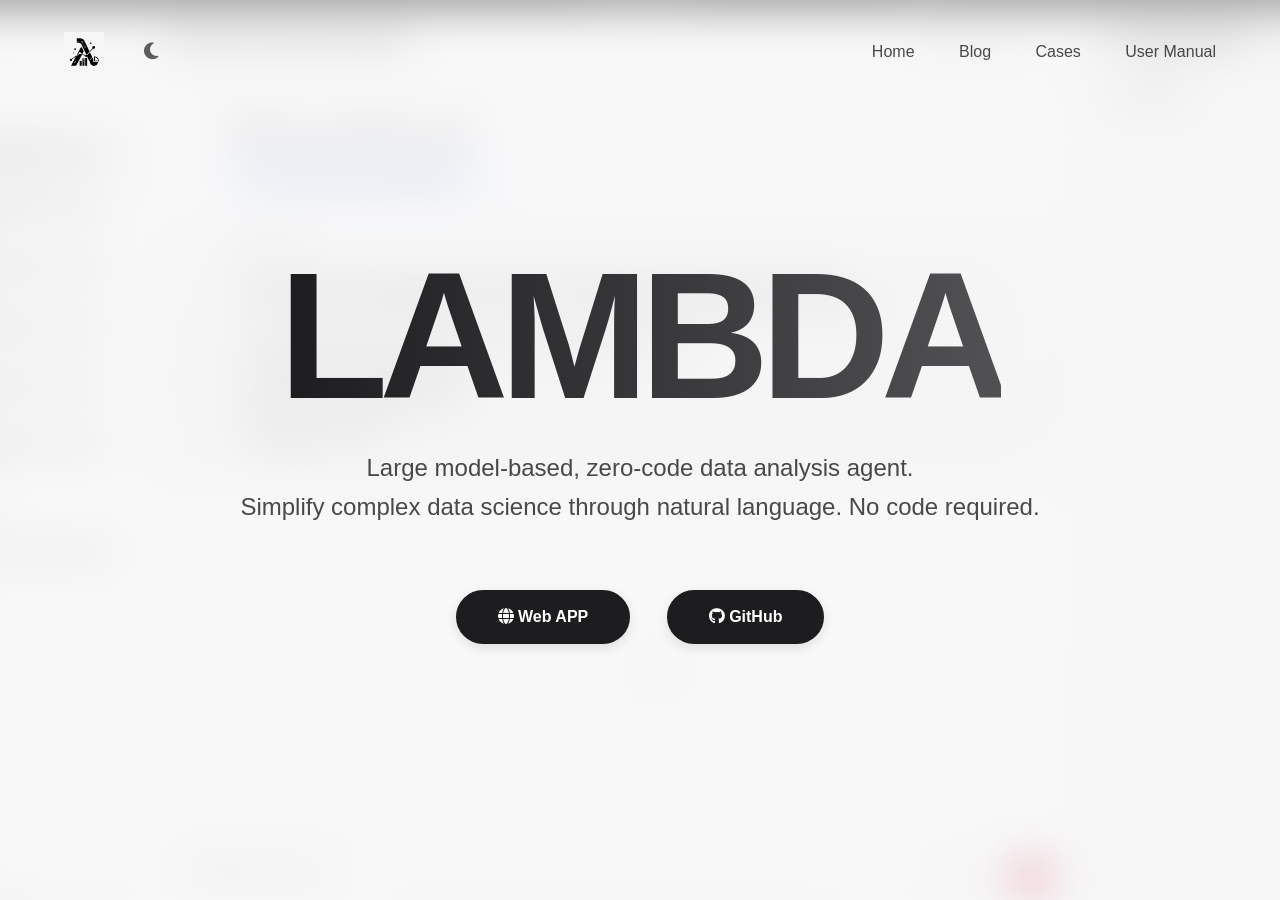
<file: index.html>
<!DOCTYPE html>
<html lang="en">
<head>
    <meta charset="UTF-8"/>
    <meta name="viewport" content="width=device-width, initial-scale=1.0"/>
    <title>LAMBDA – Zero‑Code Data Analysis Agent</title>
    <link rel="icon" type="image/png" href="sources/images/logo.png">
    <link rel="apple-touch-icon" type="image/png" href="sources/images/logo.png">
    <link rel="stylesheet" href="https://cdnjs.cloudflare.com/ajax/libs/font-awesome/6.5.0/css/all.min.css"/>
    <style>
        :root {
            /* Dark theme (default) */
            --bg: #000000;
            --text: #ffffff;
            --text-secondary: #888888;
            --accent: #666666;
            --surface: rgba(30,30,30,0.6);
            --border: rgba(255,255,255,0.1);
            --header-bg: rgba(0,0,0,0.65);
            --shadow: rgba(255,255,255,0.1);
            --button-bg: #ffffff;
            --button-text: #000000;
            --button-hover-bg: transparent;
            --button-hover-text: #ffffff;
            --button-hover-border: #ffffff;
        }

        [data-theme="light"] {
            /* Light theme */
            --bg: #f5f5f7;
            --text: #1d1d1f;
            --text-secondary: #6e6e73;
            --accent: #86868b;
            --surface: rgba(255,255,255,0.8);
            --border: rgba(0,0,0,0.1);
            --header-bg: rgba(255,255,255,0.8);
            --shadow: rgba(0,0,0,0.1);
            --button-bg: #1d1d1f;
            --button-text: #ffffff;
            --button-hover-bg: transparent;
            --button-hover-text: #1d1d1f;
            --button-hover-border: #1d1d1f;
        }

        * {
            margin: 0;
            padding: 0;
            box-sizing: border-box;
        }

        body {
            font-family: -apple-system, BlinkMacSystemFont, 'Segoe UI', Roboto, Oxygen, Ubuntu, Cantarell, sans-serif;
            background: var(--bg);
            color: var(--text);
            overflow-x: hidden;
        }

        #bg-gif {
            position: fixed;
            top: 0;
            left: 0;
            width: 100%;
            height: 100%;
            z-index: -1;
            background: url('sources/images/lambda_gif-ezgif.com-optimize.gif') center center / cover no-repeat;
            opacity: 0.4;
            pointer-events: none;
        }

        #bg-gif::after {
            content: '';
            position: absolute;
            inset: 0;
            background: inherit;
            filter: blur(20px);
            transform: scale(1.1);
        }

        header {
            position: fixed;
            top: 0;
            left: 0;
            right: 0;
            padding: 2rem 5%;
            display: flex;
            justify-content: space-between;
            align-items: center;
            z-index: 100;
            background: transparent;
        }

        .header-left {
            display: flex;
            align-items: center;
            gap: 2rem;
        }

        .logo img {
            height: 2.5rem;
            width: auto;
            display: block;
        }

        .theme-toggle {
            background: none;
            border: none;
            cursor: pointer;
            color: var(--text);
            font-size: 1.2rem;
            padding: 0.5rem;
            border-radius: 50%;
            display: flex;
            align-items: center;
            justify-content: center;
            transition: all 0.3s ease;
            opacity: 0.7;
        }

        .theme-toggle:hover {
            opacity: 1;
            background: var(--surface);
        }

        .theme-toggle .moon-icon {
            display: none;
        }

        [data-theme="light"] .theme-toggle .sun-icon {
            display: none;
        }

        [data-theme="light"] .theme-toggle .moon-icon {
            display: block;
        }

        nav a {
            color: var(--text);
            text-decoration: none;
            margin-left: 2.5rem;
            font-weight: 500;
            opacity: 0.8;
            transition: opacity .3s;
        }

        nav a:hover {
            opacity: 1;
        }

        .hero {
            height: 100vh;
            display: flex;
            flex-direction: column;
            justify-content: center;
            align-items: center;
            text-align: center;
            padding: 0 10%;
            position: relative;
        }

        .hero h1 {
            font-size: 14vw;
            font-weight: 900;
            letter-spacing: -0.05em;
            line-height: 0.9;
            margin-bottom: 2rem;
            background: linear-gradient(90deg, #fff, #aaa);
            -webkit-background-clip: text;
            background-clip: text;
            -webkit-text-fill-color: transparent;
        }

        [data-theme="light"] .hero h1 {
            background: linear-gradient(90deg, #1d1d1f, #515154);
            -webkit-background-clip: text;
            background-clip: text;
        }

        .hero p {
            max-width: 800px;
            font-size: 1.5rem;
            line-height: 1.6;
            opacity: 0.8;
            margin-bottom: 4rem;
            color: var(--text);
        }

        .buttons a {
            display: inline-block;
            margin: 0 1rem;
            padding: 1rem 2.5rem;
            background: var(--button-bg);
            border: 2px solid var(--button-bg);
            color: var(--button-text);
            text-decoration: none;
            border-radius: 50px;
            font-weight: 600;
            transition: all .4s ease;
            box-shadow: 0 4px 12px var(--shadow);
        }

        .buttons a:hover {
            background: var(--button-hover-bg);
            border-color: var(--button-hover-border);
            color: var(--button-hover-text);
            box-shadow: 0 8px 24px var(--shadow);
            transform: translateY(-2px);
        }

        /* If you want one button to stand out (like Download) you can use the primary class */
        .buttons a.primary {
            background: var(--button-bg);
            border-color: var(--button-bg);
            color: var(--button-text);
            font-weight: 700;
        }

        .buttons a.primary:hover {
            background: var(--button-hover-bg);
            border-color: var(--button-hover-border);
            color: var(--button-hover-text);
        }

        /* Floating circular images */
        .floating-img {
            position: absolute;
            border-radius: 50%;
            overflow: hidden;
            box-shadow: 0 0 80px rgba(255, 255, 255, 0.15);
            animation: float 20s infinite linear;
        }

        .floating-img img {
            width: 100%;
            height: 100%;
            object-fit: cover;
        }

        #img1 {
            width: 220px;
            height: 220px;
            top: 15%;
            left: 12%;
        }

        #img2 {
            width: 180px;
            height: 180px;
            top: 20%;
            right: 15%;
        }

        #img3 {
            width: 200px;
            height: 200px;
            bottom: 15%;
            left: 18%;
            animation-delay: -10s;
        }

        @keyframes float {
            0% {
                transform: translate(0, 0) rotate(0deg);
            }
            100% {
                transform: translate(30px, -30px) rotate(360deg);
            }
        }

        @media (max-width: 768px) {
            .hero h1 {
                font-size: 20vw;
            }

            nav a {
                margin-left: 1.2rem;
                font-size: 0.9rem;
            }

            .floating-img {
                display: none;
            }
        }
    </style>
</head>
<body>

<div id="bg-gif"></div>

<header>
    <div class="header-left">
        <div class="logo"><img src="sources/images/logo.png" alt="LAMBDA logo"></div>
        <button class="theme-toggle" id="themeToggle" aria-label="Toggle theme">
            <i class="fas fa-sun sun-icon"></i>
            <i class="fas fa-moon moon-icon"></i>
        </button>
    </div>
    <nav>
        <a href="">Home</a>
        <a href="blog.html">Blog</a>
        <a href="https://lambda.com.ai/cases">Cases</a>
        <a href="manual/index.html">User Manual</a>
    </nav>
</header>

<section class="hero">
    <!--  Removed floating images for brevity.  Uncomment and adjust as needed. -->
    <h1>LAMBDA</h1>
    <p>Large model‑based, zero‑code data analysis agent.<br>
        Simplify complex data science through natural language. No code required.</p>

    <div class="buttons">
        <!-- Add a "Web&nbsp;APP" button as the first button.  Use the globe icon to represent a web application. -->
        <!-- Update the Web APP link to point at the official lambda.com.ai site -->
        <a href="https://lambda.com.ai/" target="_blank">
            <i class="fas fa-globe"></i> Web APP
        </a>
        <a href="https://github.com/AMA-CMFAI/LAMBDA" target="_blank">
            <i class="fab fa-github"></i> GitHub
        </a>
        <!-- Removed the Download button as requested -->
    </div>
</section>

<!-- You can add placeholder sections later -->
<!-- <section id="blog">... Your technical blog posts here ...</section> -->
<!-- <section id="cases">... Case studies / real‑world examples ...</section> -->

<script>
    (function() {
        const themeToggle = document.getElementById('themeToggle');
        const savedTheme = localStorage.getItem('theme');
        const prefersDark = window.matchMedia('(prefers-color-scheme: dark)').matches;

        // Apply saved theme or system preference
        if (savedTheme) {
            document.documentElement.setAttribute('data-theme', savedTheme);
        } else if (!prefersDark) {
            document.documentElement.setAttribute('data-theme', 'light');
        }

        themeToggle.addEventListener('click', function() {
            const currentTheme = document.documentElement.getAttribute('data-theme');
            const newTheme = currentTheme === 'light' ? 'dark' : 'light';
            document.documentElement.setAttribute('data-theme', newTheme);
            localStorage.setItem('theme', newTheme);
        });
    })();
</script>

</body>
</html>
</file>
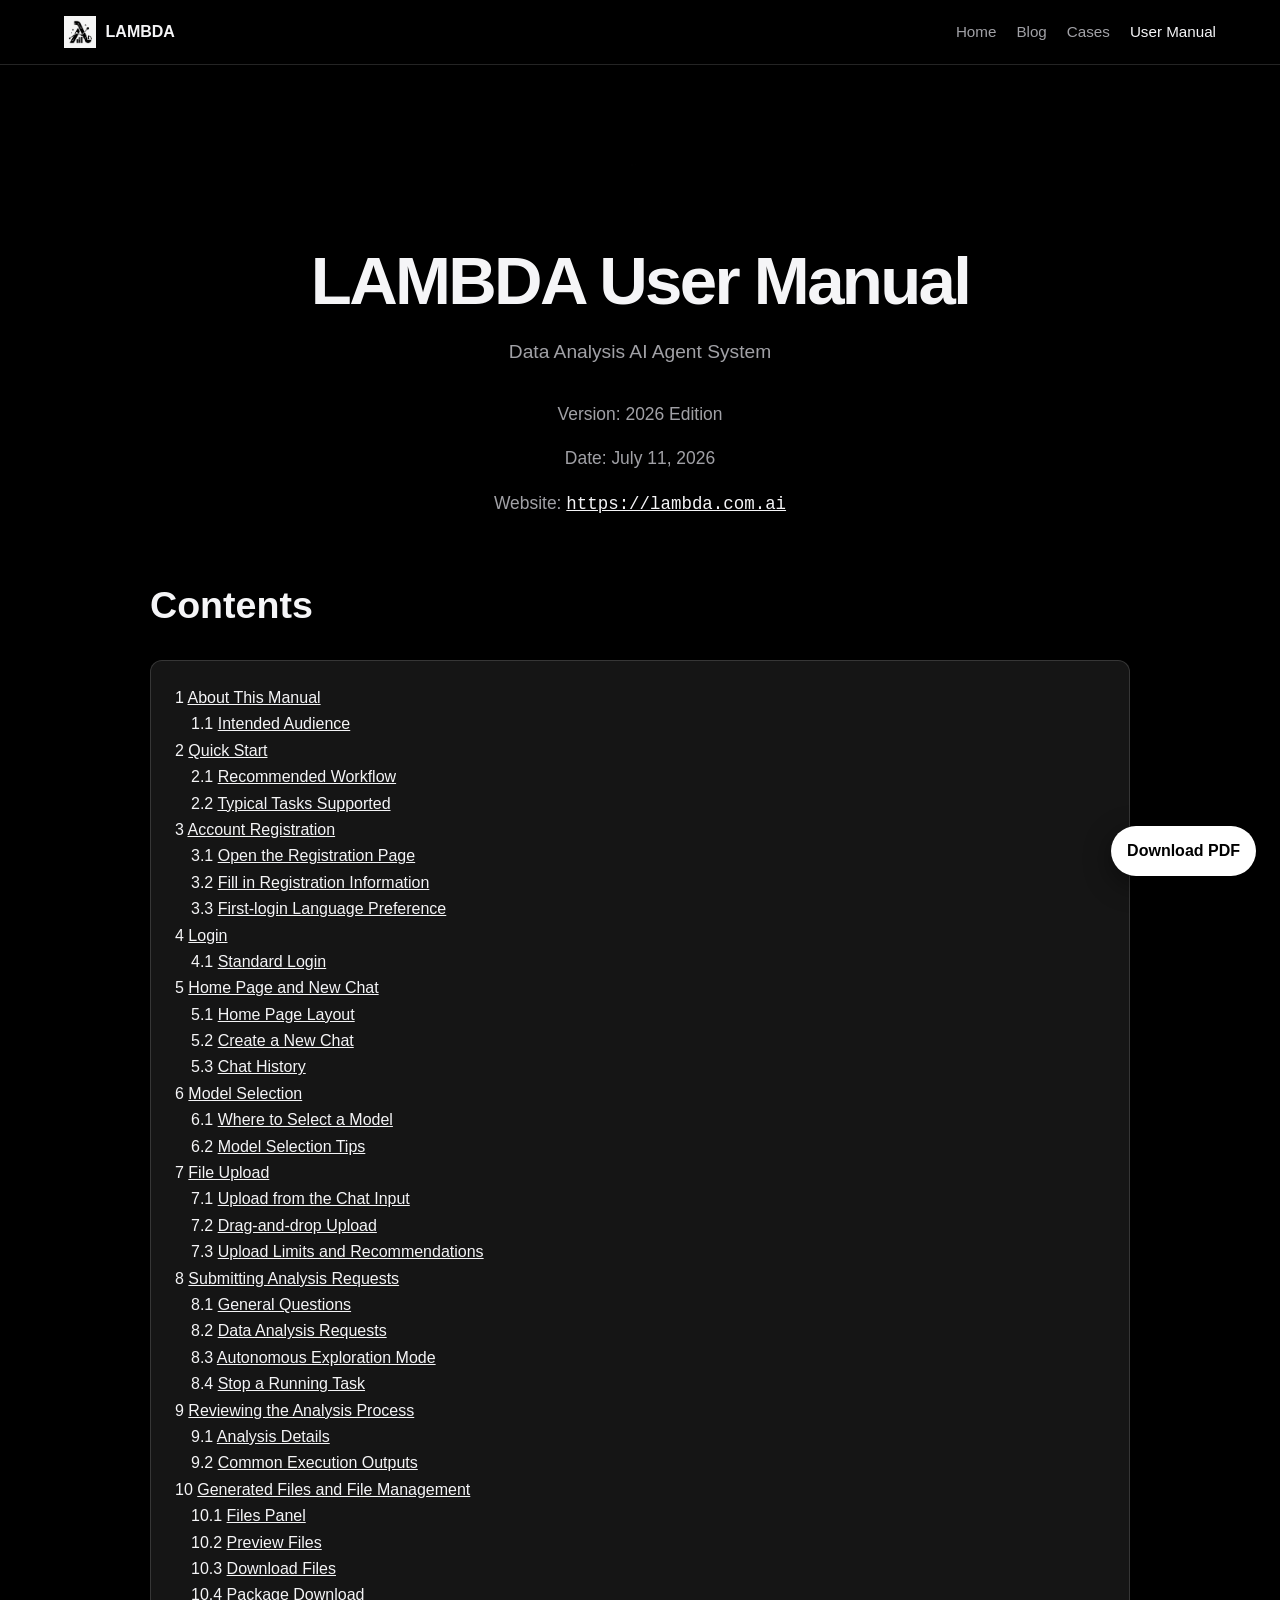
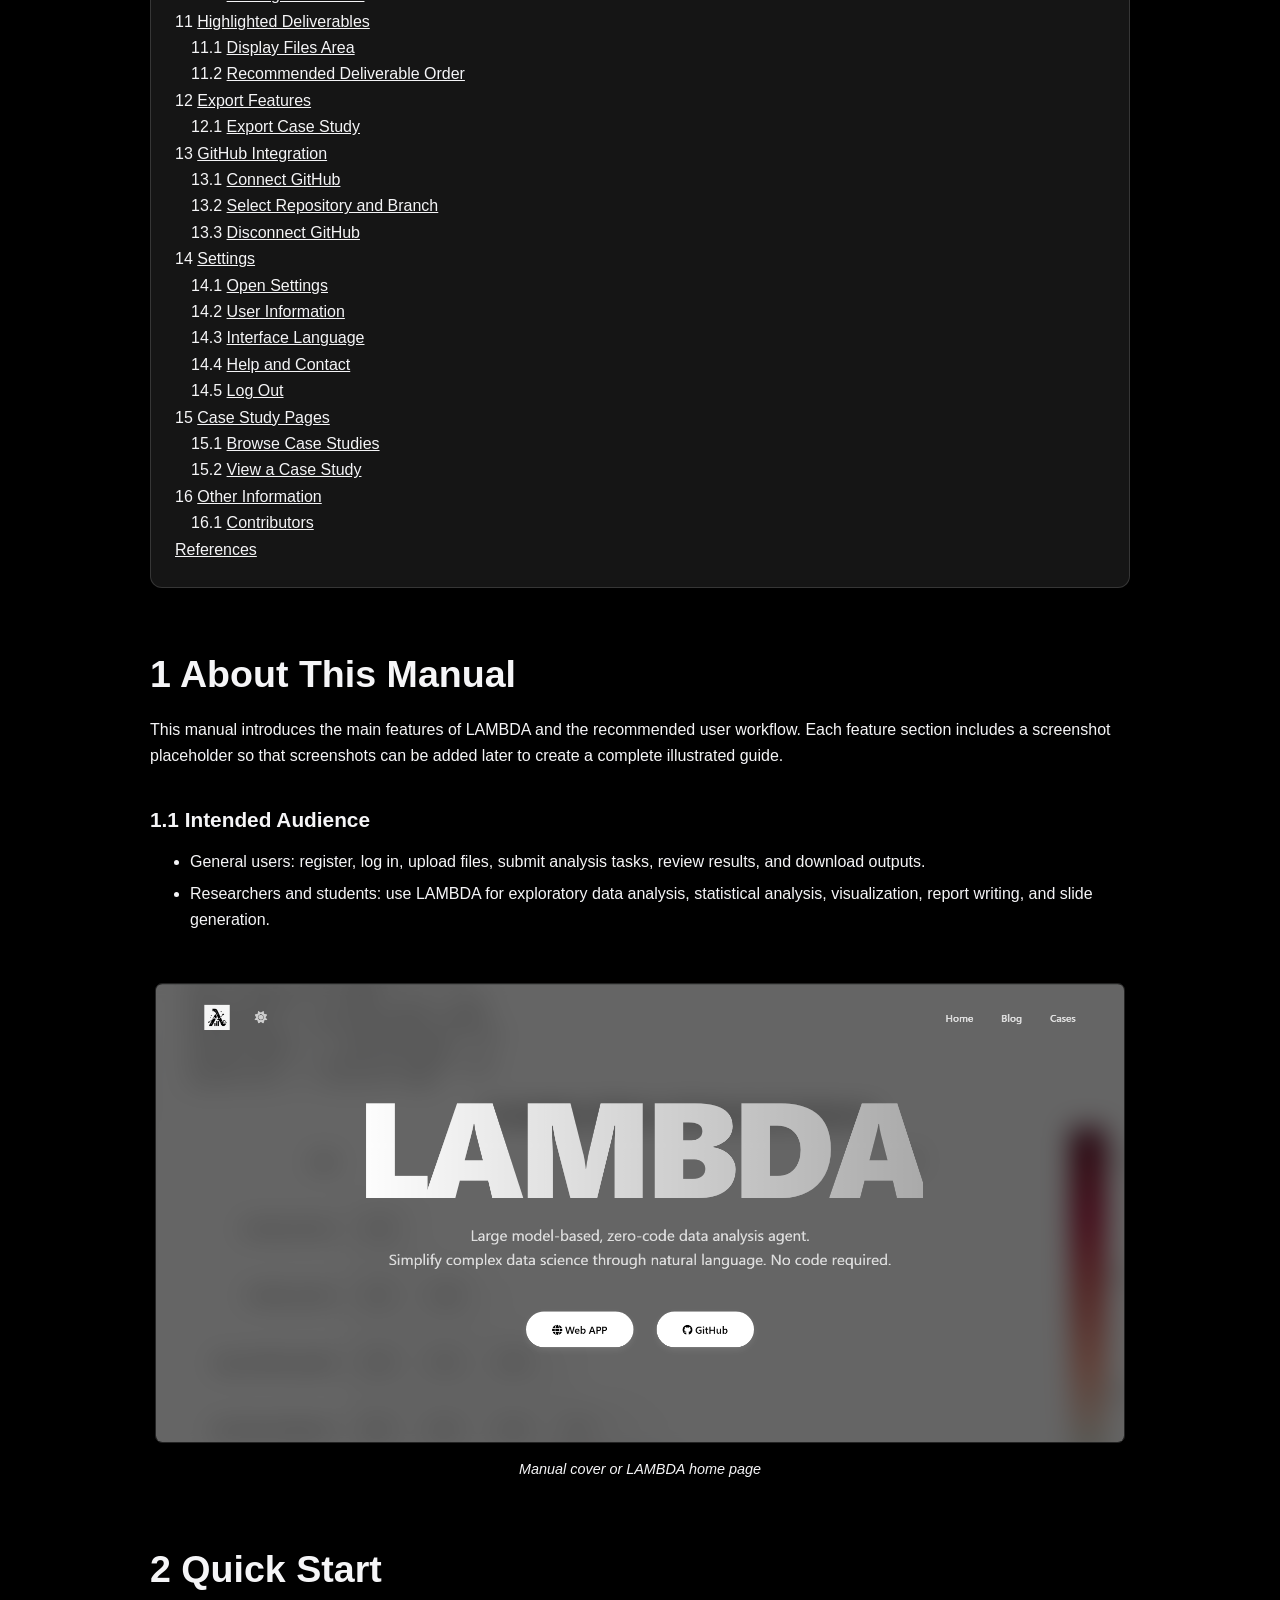
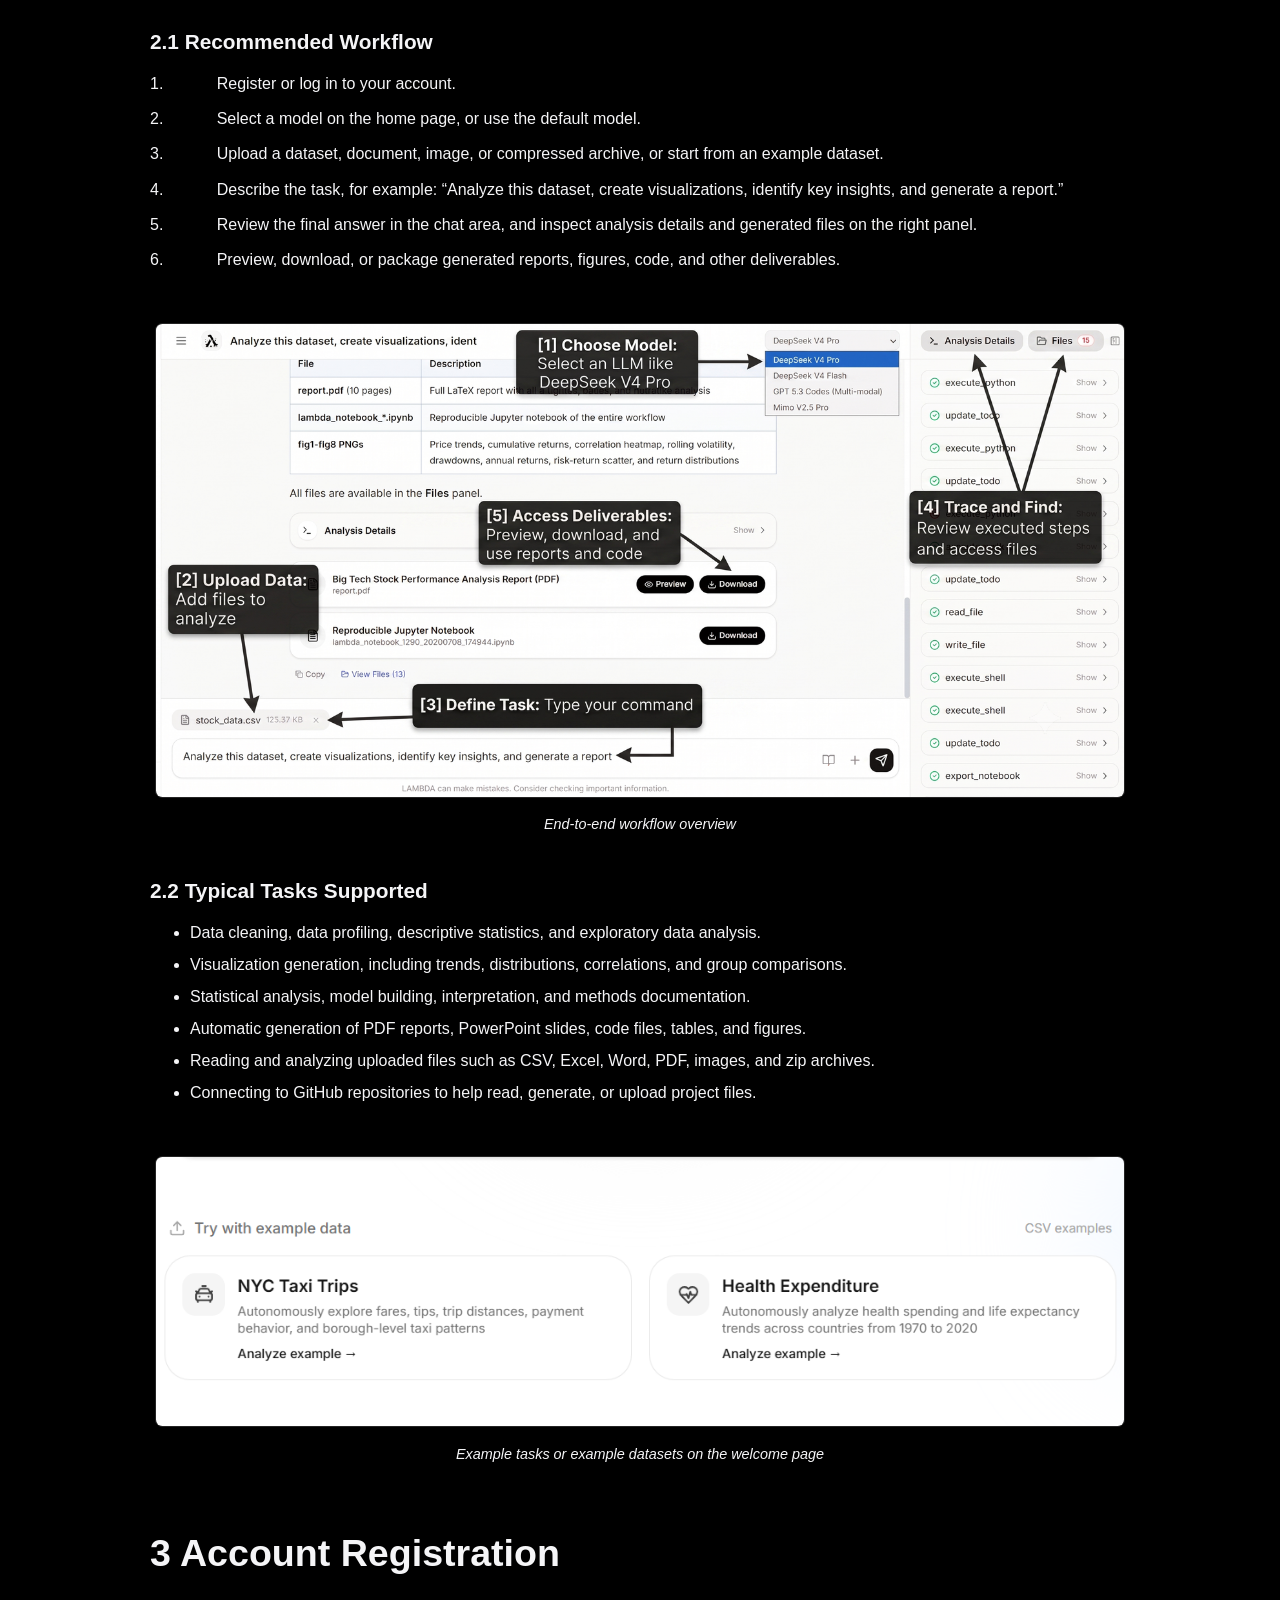
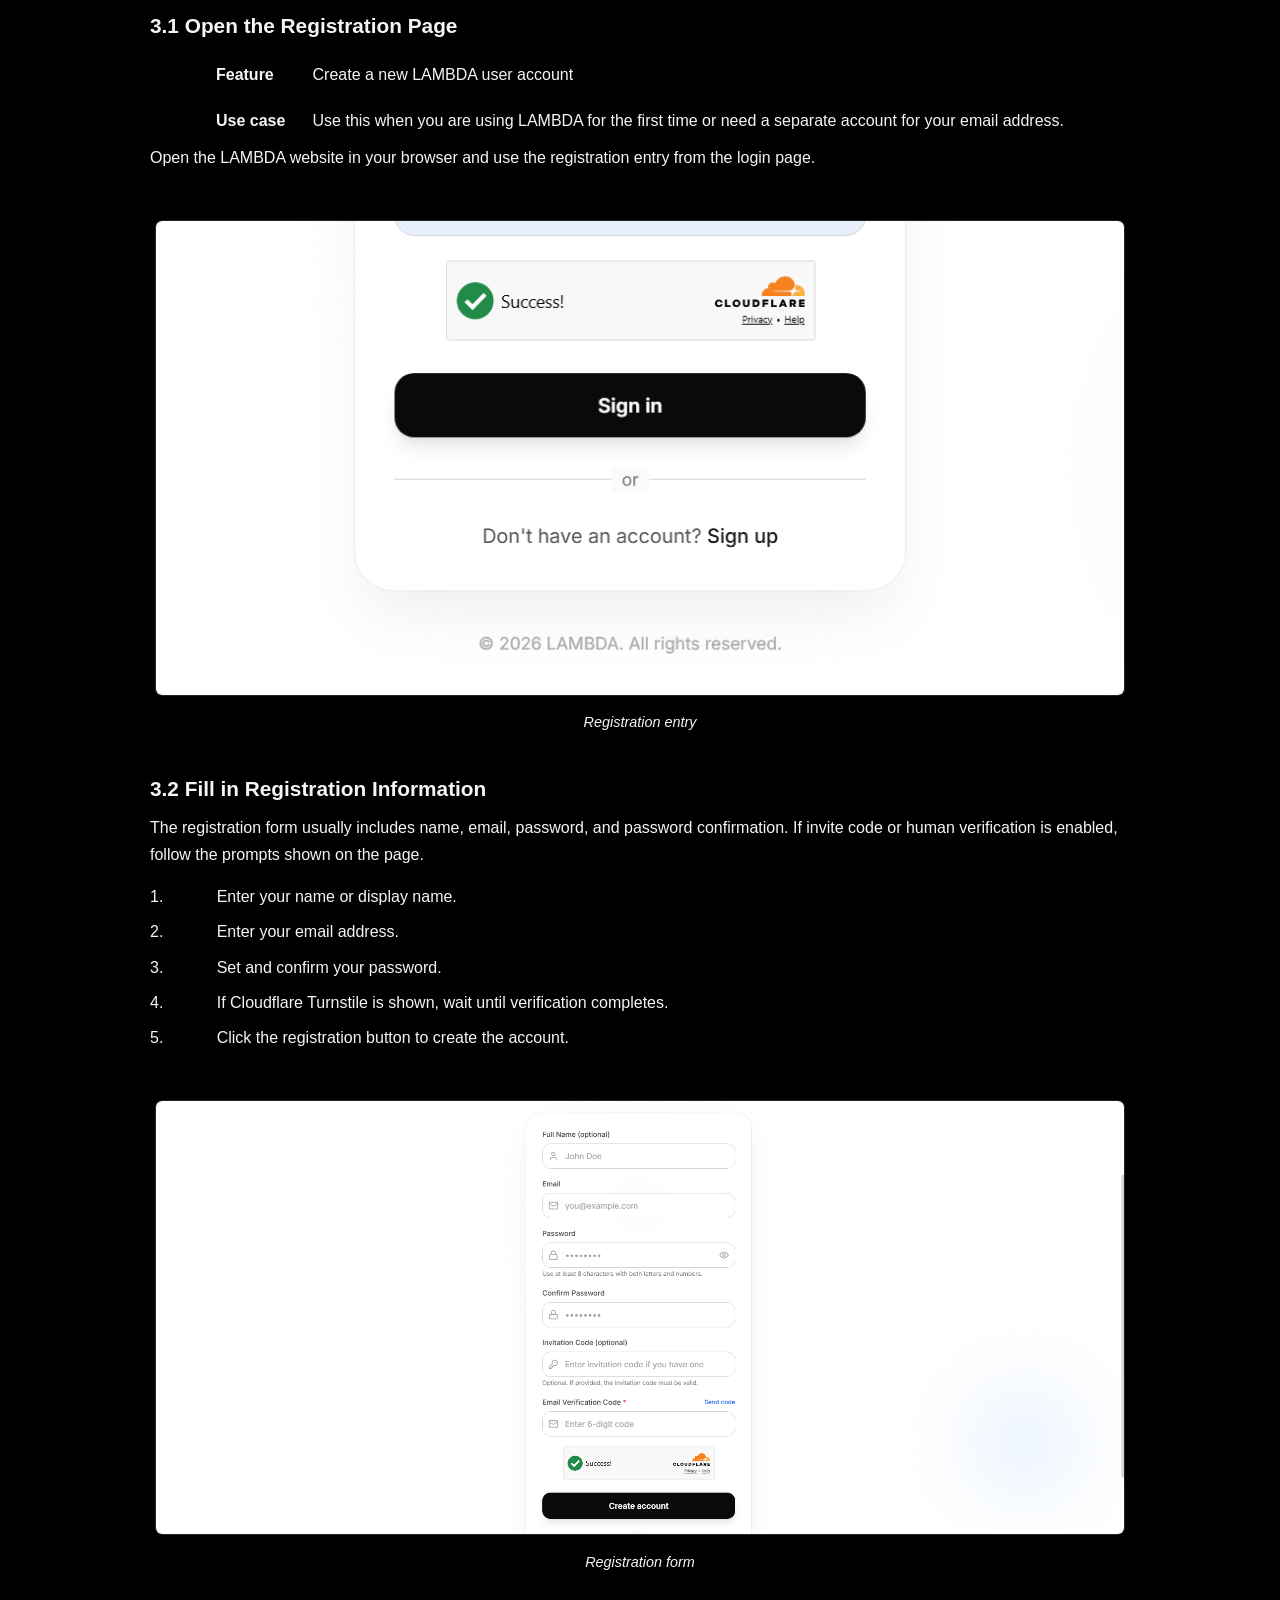
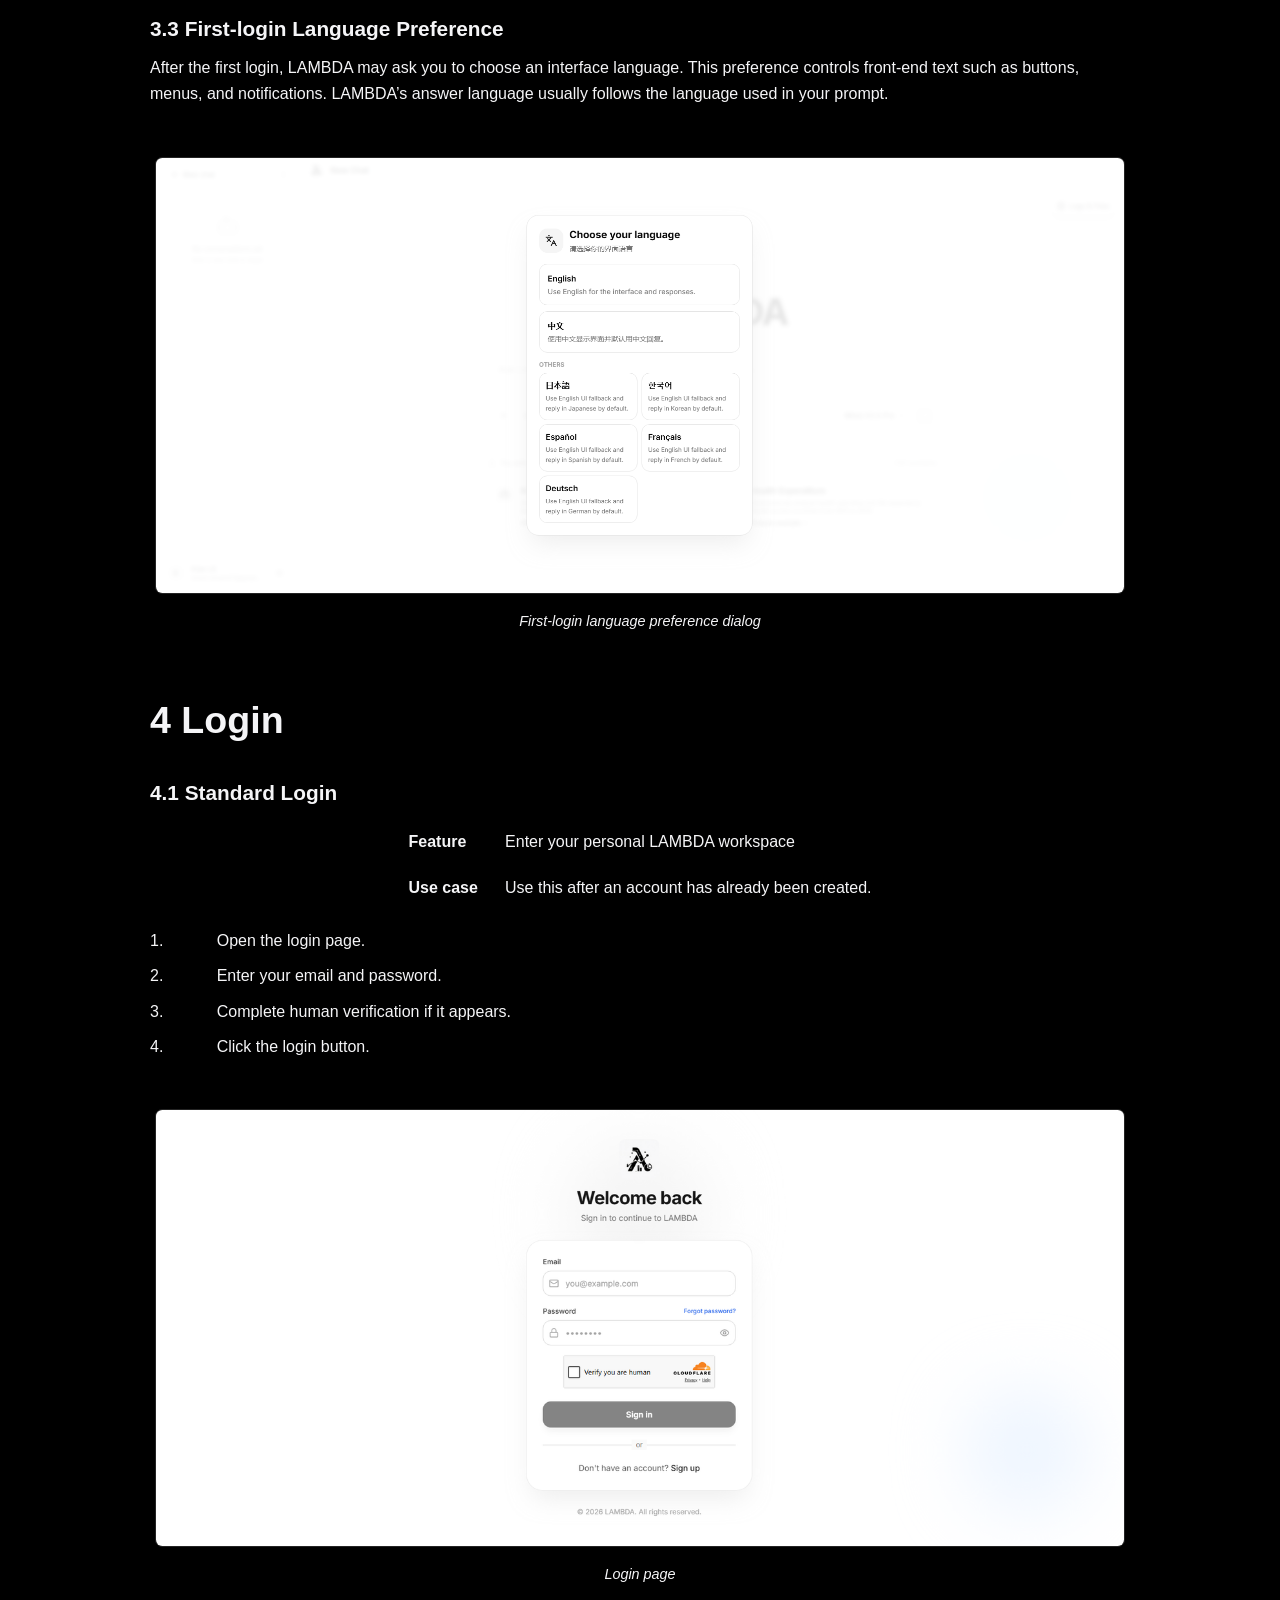
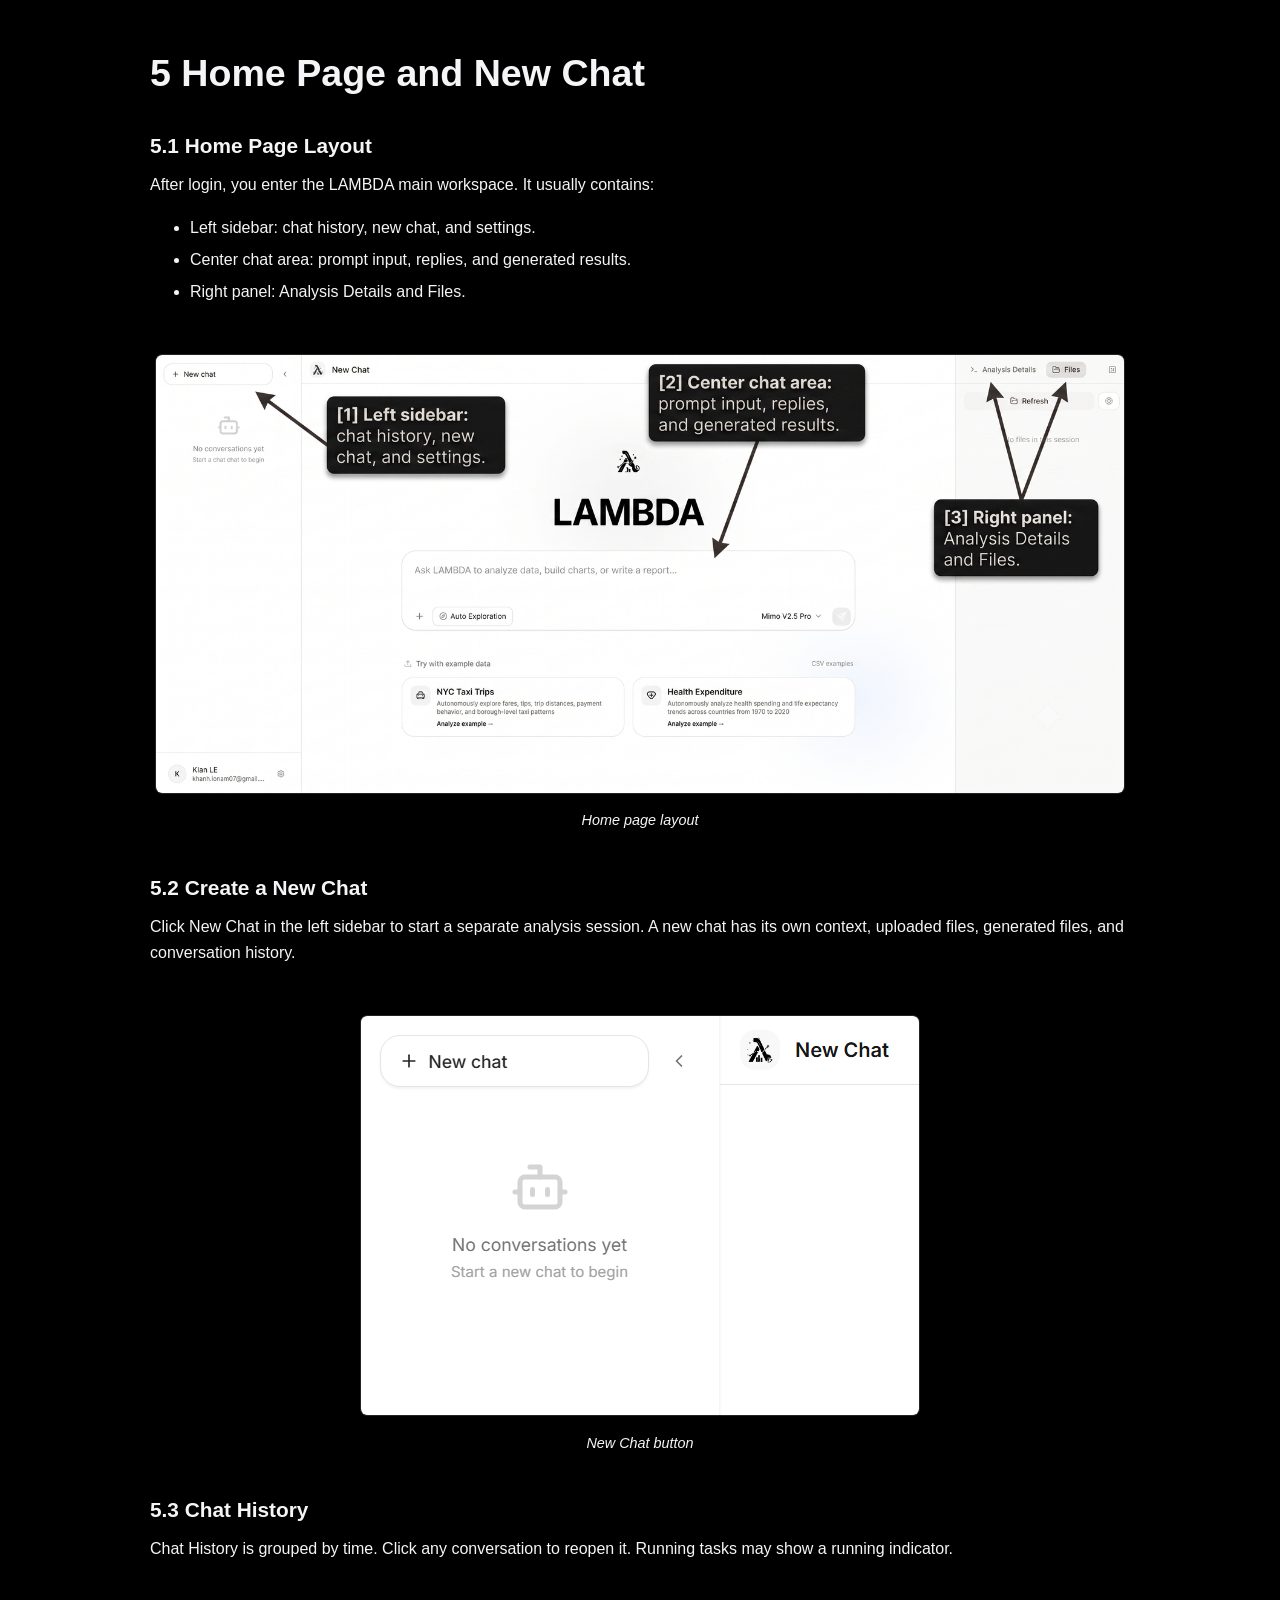
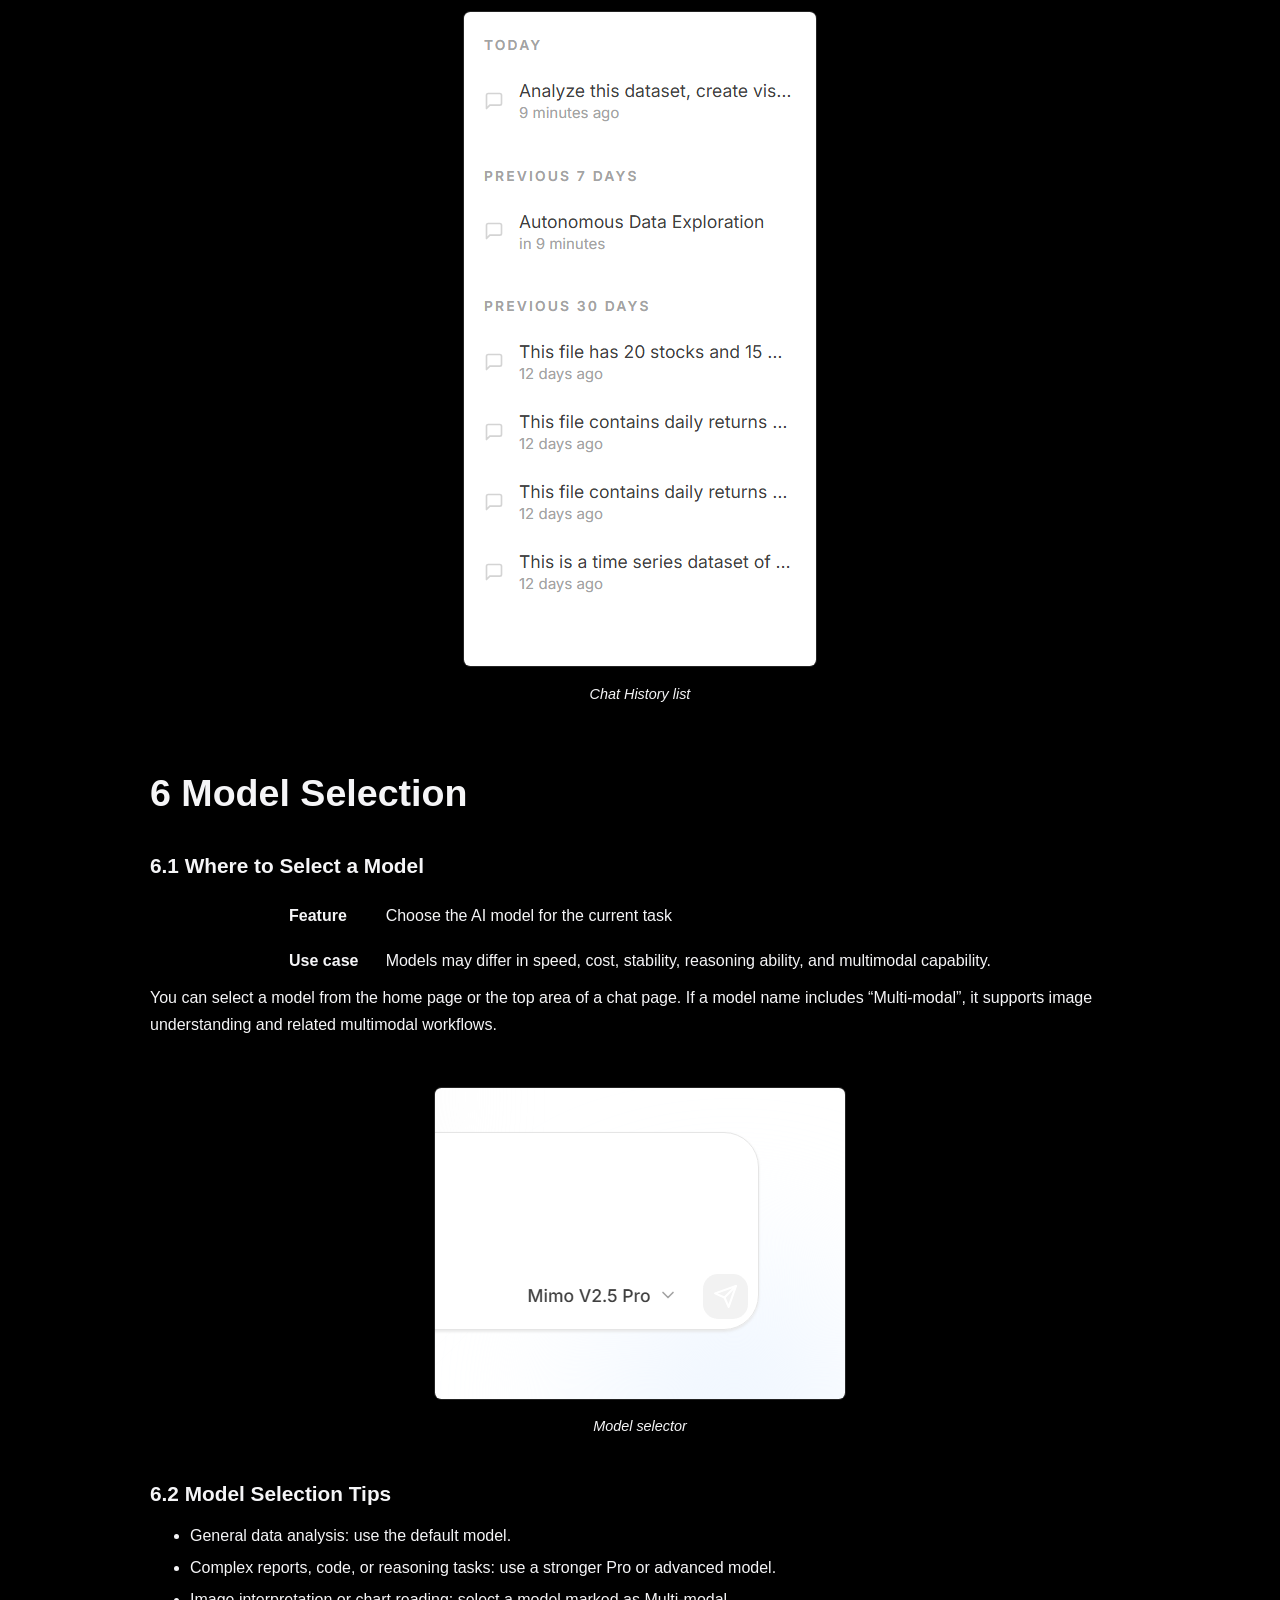
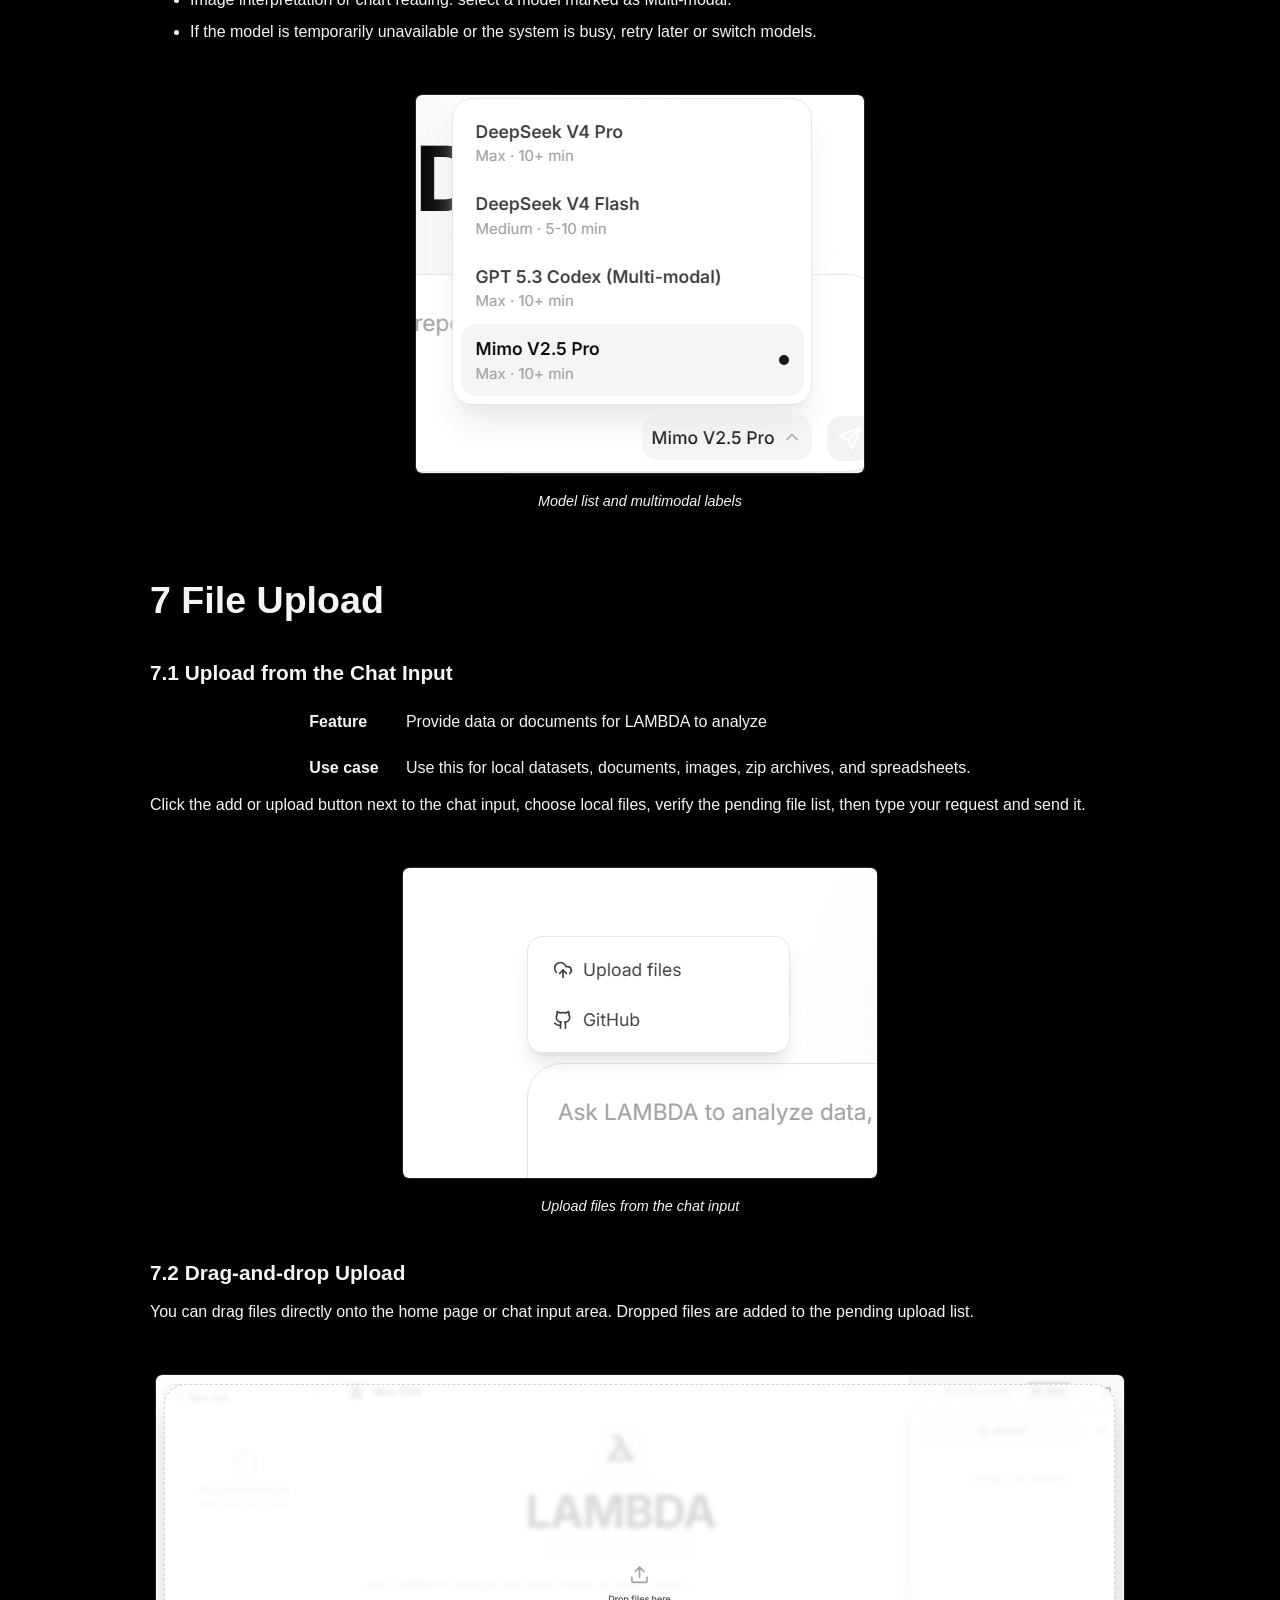
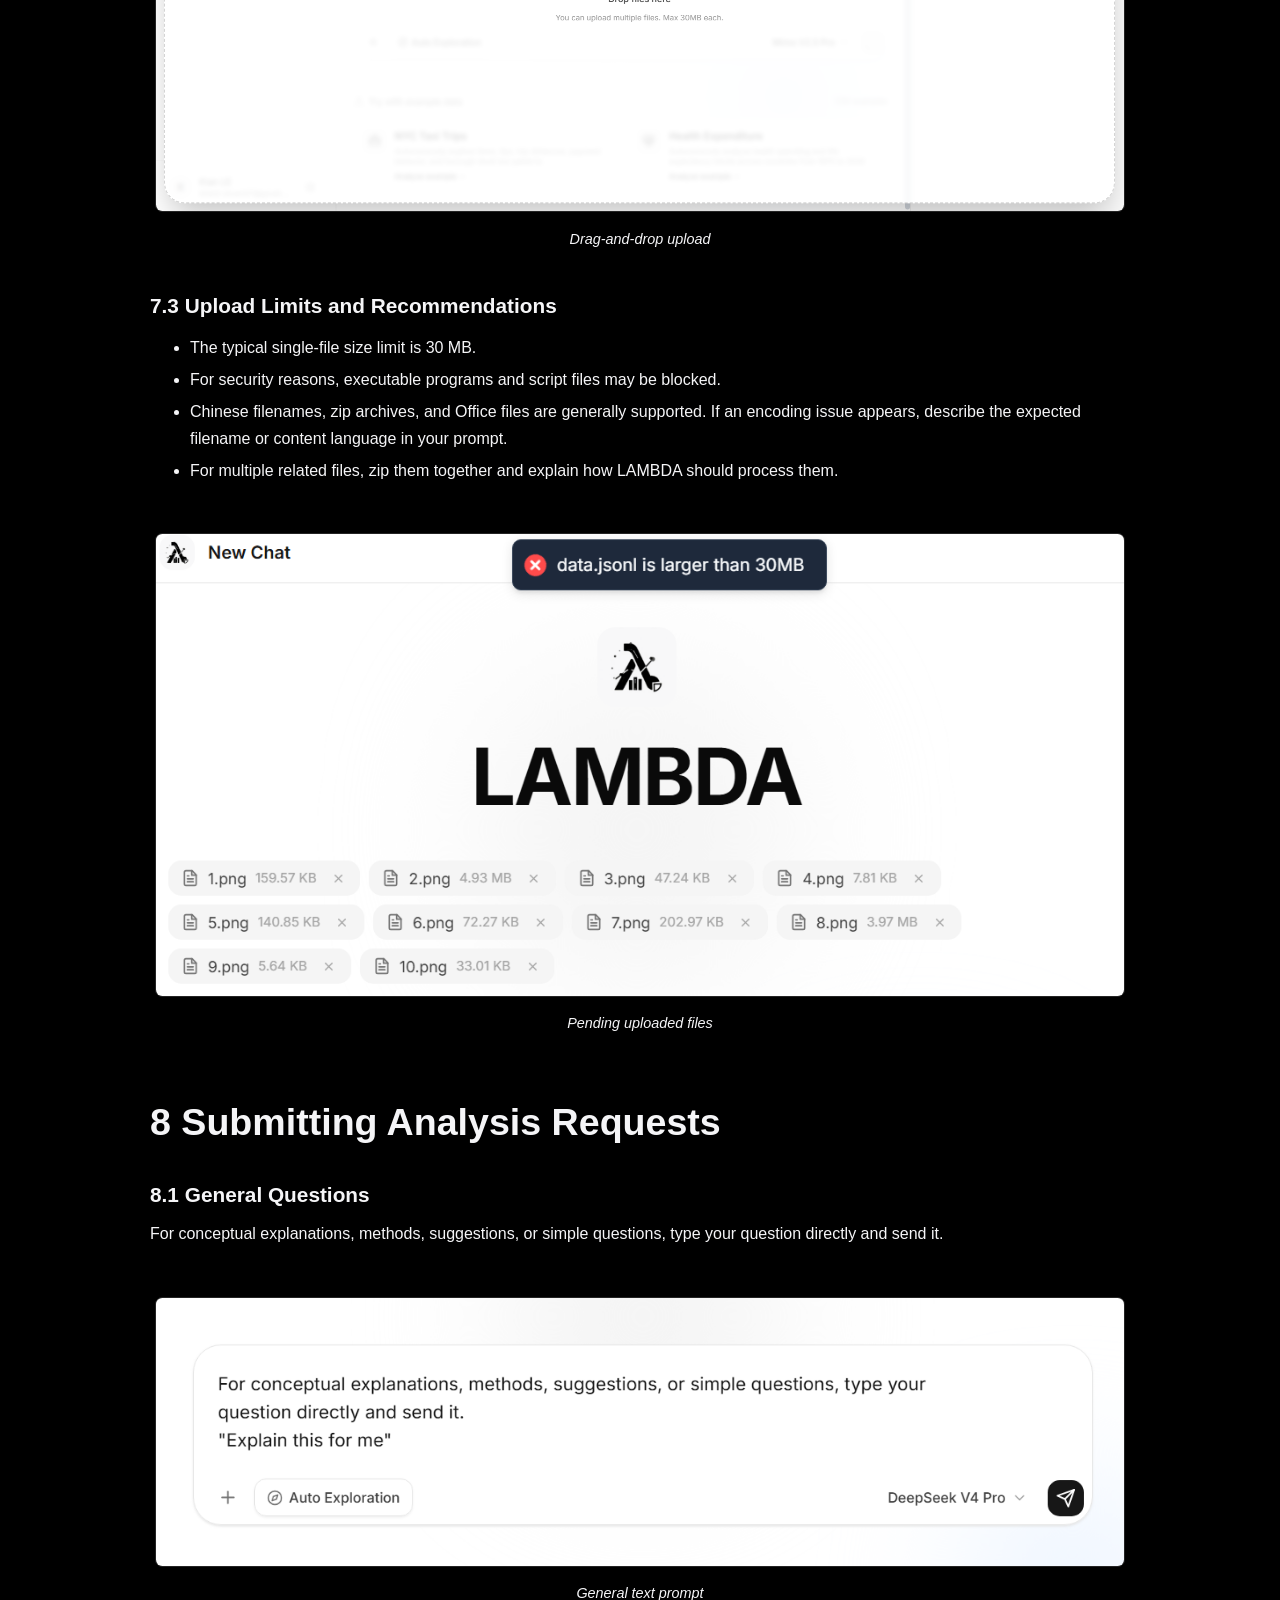
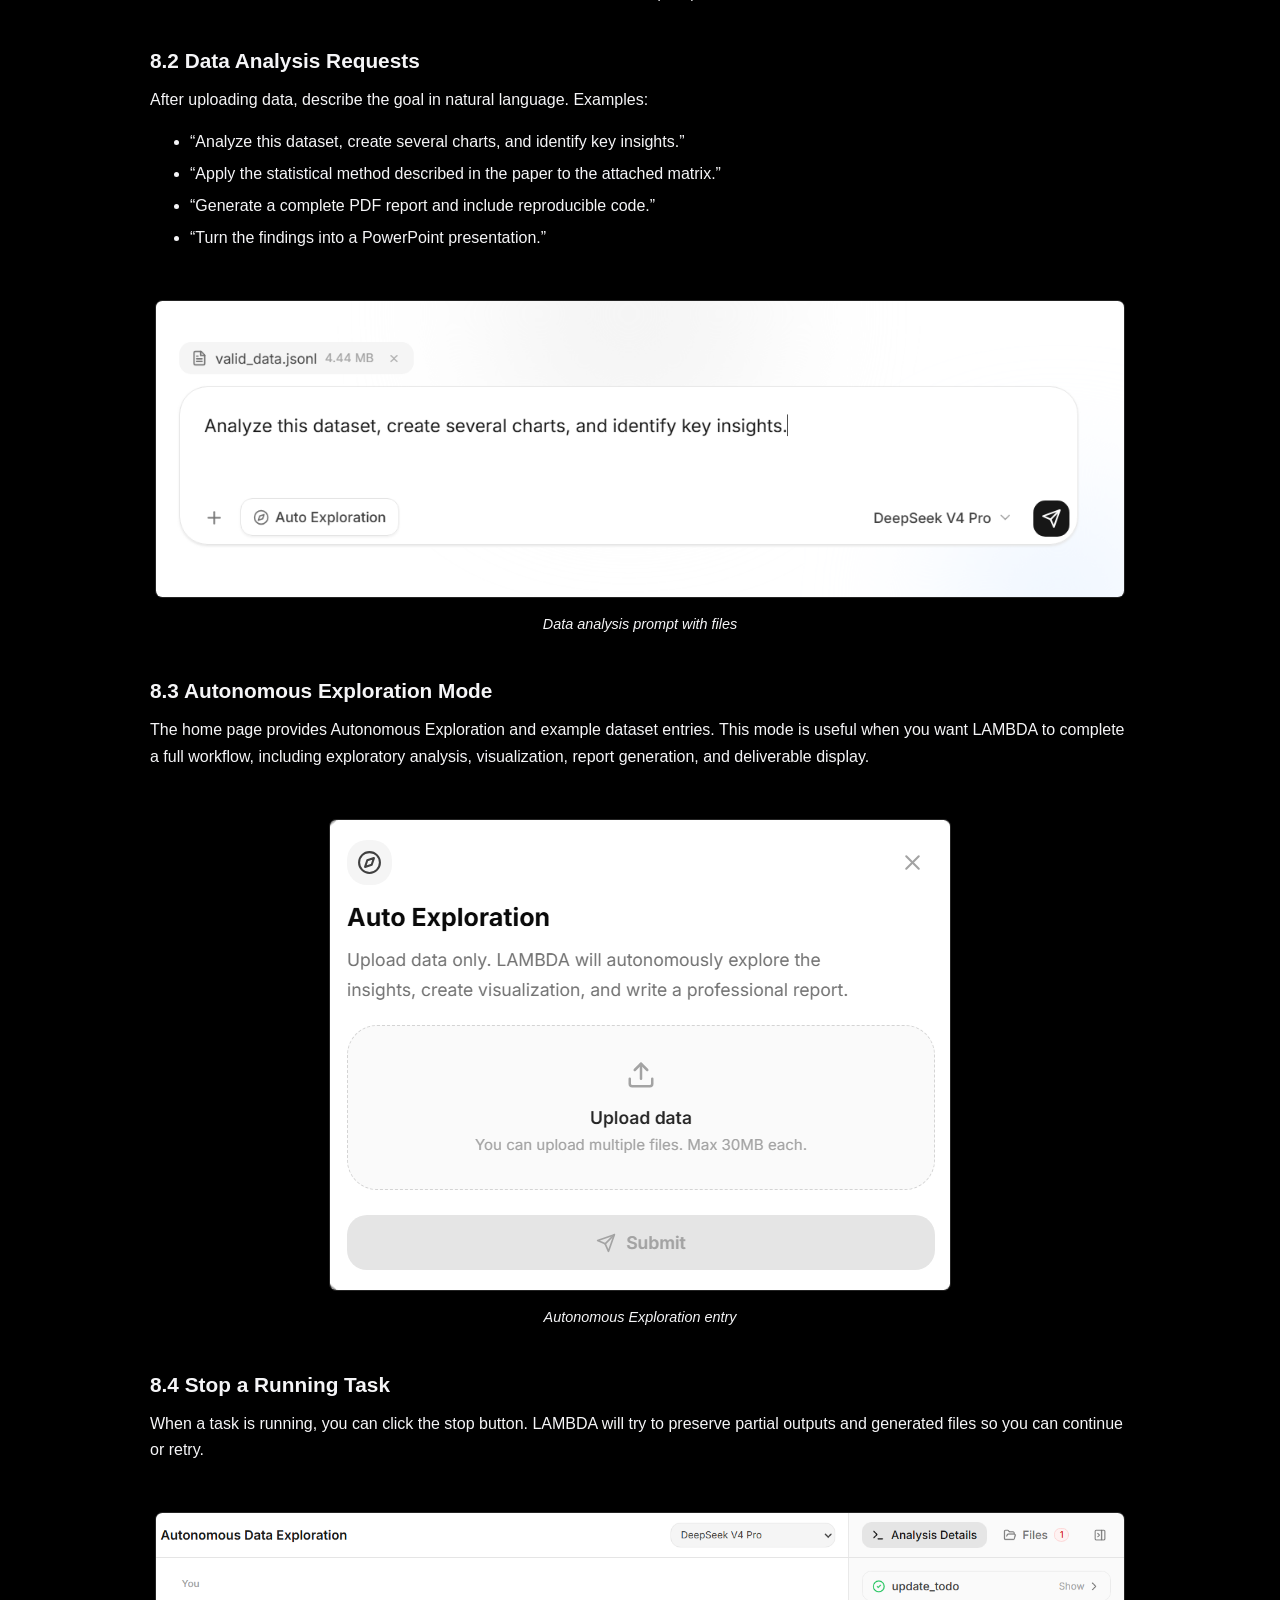
<file: manual/index.html>
<!DOCTYPE html>
<html lang='en-US' xml:lang='en-US'>
<head><title>LAMBDA User Manual</title>
<meta charset='utf-8' />
<meta content='TeX4ht (https://tug.org/tex4ht/)' name='generator' />
<meta content='width=device-width,initial-scale=1' name='viewport' />
<link href='tex4ht.css' rel='stylesheet' type='text/css' />
<link href='manual.css' rel='stylesheet' type='text/css' />
<meta content='lambda_user_manual_en.tex' name='src' />
</head><body>
<header class="site-header">
  <a class="brand" href="../index.html"><img src="../sources/images/logo.png" alt="LAMBDA logo"><span>LAMBDA</span></a>
  <nav aria-label="Primary navigation">
    <a href="../index.html">Home</a>
    <a href="../blog.html">Blog</a>
    <a href="../cases.html">Cases</a>
    <a class="active" href="index.html">User Manual</a>
  </nav>
</header>
<a class="download-pdf" href="../sources/downloads/lambda_user_manual_en.pdf" download>Download PDF</a>
<main class="manual-content">
<!-- l. 92 --><p class='noindent'>


</p><!-- l. 95 --><p class='noindent'><img alt='PIC' height='85' src='images/logo_non.png' width='85' />
</p><!-- l. 97 --><p class='noindent'><span class='ec-lmbx-12x-x-207'>LAMBDA User Manual</span>
</p><!-- l. 99 --><p class='noindent'><span class='ec-lmr-12x-x-120'>Data Analysis AI Agent System</span>
</p><!-- l. 103 --><p class='noindent'><span class='ec-lmr-12'>Version: 2026 Edition</span>
</p><!-- l. 105 --><p class='noindent'><span class='ec-lmr-12'>Date: July 11, 2026</span>
</p><!-- l. 107 --><p class='noindent'><span class='ec-lmr-12'>Website: </span><a class='url' href='https://lambda.com.ai'><span class='ec-lmtt-12'>https://lambda.com.ai</span></a>


</p>
<h3 class='likesectionHead' id='contents'><a id='x1-1000'></a>Contents</h3>
<div class='tableofcontents'>
<span class='sectionToc'>1 <a href='#about-this-manual' id='QQ2-1-2'>About This Manual</a></span>
<br />   <span class='subsectionToc'>1.1 <a href='#intended-audience' id='QQ2-1-3'>Intended Audience</a></span>
<br />   <span class='sectionToc'>2 <a href='#quick-start' id='QQ2-1-4'>Quick Start</a></span>
<br />   <span class='subsectionToc'>2.1 <a href='#recommended-workflow' id='QQ2-1-5'>Recommended Workflow</a></span>
<br />   <span class='subsectionToc'>2.2 <a href='#typical-tasks-supported' id='QQ2-1-6'>Typical Tasks Supported</a></span>
<br />   <span class='sectionToc'>3 <a href='#account-registration' id='QQ2-1-7'>Account Registration</a></span>
<br />   <span class='subsectionToc'>3.1 <a href='#open-the-registration-page' id='QQ2-1-8'>Open the Registration Page</a></span>
<br />   <span class='subsectionToc'>3.2 <a href='#fill-in-registration-information' id='QQ2-1-9'>Fill in Registration Information</a></span>
<br />   <span class='subsectionToc'>3.3 <a href='#firstlogin-language-preference' id='QQ2-1-10'>First-login Language Preference</a></span>
<br />   <span class='sectionToc'>4 <a href='#login' id='QQ2-1-11'>Login</a></span>
<br />   <span class='subsectionToc'>4.1 <a href='#standard-login' id='QQ2-1-12'>Standard Login</a></span>
<!--<br />   <span class='subsectionToc'>4.2 <a href='#login-failure' id='QQ2-1-13'>Login Failure</a></span>-->
<br />   <span class='sectionToc'>5 <a href='#home-page-and-new-chat' id='QQ2-1-14'>Home Page and New Chat</a></span>
<br />   <span class='subsectionToc'>5.1 <a href='#home-page-layout' id='QQ2-1-15'>Home Page Layout</a></span>
<br />   <span class='subsectionToc'>5.2 <a href='#create-a-new-chat' id='QQ2-1-16'>Create a New Chat</a></span>
<br />   <span class='subsectionToc'>5.3 <a href='#chat-history' id='QQ2-1-17'>Chat History</a></span>
<br />   <span class='sectionToc'>6 <a href='#model-selection' id='QQ2-1-18'>Model Selection</a></span>
<br />   <span class='subsectionToc'>6.1 <a href='#where-to-select-a-model' id='QQ2-1-19'>Where to Select a Model</a></span>
<br />   <span class='subsectionToc'>6.2 <a href='#model-selection-tips' id='QQ2-1-20'>Model Selection Tips</a></span>
<br />   <span class='sectionToc'>7 <a href='#file-upload' id='QQ2-1-21'>File Upload</a></span>
<br />   <span class='subsectionToc'>7.1 <a href='#upload-from-the-chat-input' id='QQ2-1-22'>Upload from the Chat Input</a></span>
<br />   <span class='subsectionToc'>7.2 <a href='#draganddrop-upload' id='QQ2-1-23'>Drag-and-drop Upload</a></span>
<br />   <span class='subsectionToc'>7.3 <a href='#upload-limits-and-recommendations' id='QQ2-1-24'>Upload Limits and Recommendations</a></span>
<br />   <span class='sectionToc'>8 <a href='#submitting-analysis-requests' id='QQ2-1-25'>Submitting Analysis Requests</a></span>
<br />   <span class='subsectionToc'>8.1 <a href='#general-questions' id='QQ2-1-26'>General Questions</a></span>
<br />   <span class='subsectionToc'>8.2 <a href='#data-analysis-requests' id='QQ2-1-27'>Data Analysis Requests</a></span>
<br />   <span class='subsectionToc'>8.3 <a href='#autonomous-exploration-mode' id='QQ2-1-28'>Autonomous Exploration Mode</a></span>
<br />   <span class='subsectionToc'>8.4 <a href='#stop-a-running-task' id='QQ2-1-29'>Stop a Running Task</a></span>
<br />   <span class='sectionToc'>9 <a href='#reviewing-the-analysis-process' id='QQ2-1-30'>Reviewing the Analysis Process</a></span>
<br />   <span class='subsectionToc'>9.1 <a href='#analysis-details' id='QQ2-1-31'>Analysis Details</a></span>
<br />   <span class='subsectionToc'>9.2 <a href='#common-execution-outputs' id='QQ2-1-32'>Common Execution Outputs</a></span>
<br />   <span class='sectionToc'>10 <a href='#generated-files-and-file-management' id='QQ2-1-33'>Generated Files and File Management</a></span>
<br />   <span class='subsectionToc'>10.1 <a href='#files-panel' id='QQ2-1-34'>Files Panel</a></span>
<br />   <span class='subsectionToc'>10.2 <a href='#preview-files' id='QQ2-1-35'>Preview Files</a></span>
<br />   <span class='subsectionToc'>10.3 <a href='#download-files' id='QQ2-1-36'>Download Files</a></span>
<br />   <span class='subsectionToc'>10.4 <a href='#package-download' id='QQ2-1-37'>Package Download</a></span>
<br />   <span class='sectionToc'>11 <a href='#highlighted-deliverables' id='QQ2-1-38'>Highlighted Deliverables</a></span>
<br />   <span class='subsectionToc'>11.1 <a href='#display-files-area' id='QQ2-1-39'>Display Files Area</a></span>
<br />   <span class='subsectionToc'>11.2 <a href='#recommended-deliverable-order' id='QQ2-1-40'>Recommended Deliverable Order</a></span>
<br />   <span class='sectionToc'>12 <a href='#export-features' id='QQ2-1-41'>Export Features</a></span>
<br />   <span class='subsectionToc'>12.1 <a href='#export-case-study' id='QQ2-1-42'>Export Case Study</a></span>
<br />   <span class='sectionToc'>13 <a href='#github-integration' id='QQ2-1-43'>GitHub Integration</a></span>
<br />   <span class='subsectionToc'>13.1 <a href='#connect-github' id='QQ2-1-44'>Connect GitHub</a></span>
<br />   <span class='subsectionToc'>13.2 <a href='#select-repository-and-branch' id='QQ2-1-45'>Select Repository and Branch</a></span>
<br />   <span class='subsectionToc'>13.3 <a href='#disconnect-github' id='QQ2-1-46'>Disconnect GitHub</a></span>
<br />   <span class='sectionToc'>14 <a href='#settings' id='QQ2-1-47'>Settings</a></span>
<br />   <span class='subsectionToc'>14.1 <a href='#open-settings' id='QQ2-1-48'>Open Settings</a></span>
<br />   <span class='subsectionToc'>14.2 <a href='#user-information' id='QQ2-1-49'>User Information</a></span>
<br />   <span class='subsectionToc'>14.3 <a href='#interface-language' id='QQ2-1-50'>Interface Language</a></span>


<br />   <span class='subsectionToc'>14.4 <a href='#help-and-contact' id='QQ2-1-51'>Help and Contact</a></span>
<br />   <span class='subsectionToc'>14.5 <a href='#log-out' id='QQ2-1-52'>Log Out</a></span>
<br />   <span class='sectionToc'>15 <a href='#case-study-pages' id='QQ2-1-53'>Case Study Pages</a></span>
<br />   <span class='subsectionToc'>15.1 <a href='#browse-case-studies' id='QQ2-1-54'>Browse Case Studies</a></span>
<br />   <span class='subsectionToc'>15.2 <a href='#view-a-case-study' id='QQ2-1-55'>View a Case Study</a></span>
<br />   <span class='sectionToc'>16 <a href='#other-information' id='QQ2-1-56'>Other Information</a></span>
<br />   <span class='subsectionToc'>16.1 <a href='#contributors' id='QQ2-1-57'>Contributors</a></span>
<br />   <span class='sectionToc'><a href='#references1'>References</a></span>
</div>



<h3 class='sectionHead' id='about-this-manual'><span class='titlemark'>1   </span> <a id='x1-20001'></a>About This Manual</h3>
<!-- l. 115 --><p class='noindent'>This manual introduces the main features of LAMBDA and the recommended user workflow. Each feature
section includes a screenshot placeholder so that screenshots can be added later to create a complete
illustrated guide.
</p><!-- l. 117 --><p class='noindent'>
</p>
<h4 class='subsectionHead' id='intended-audience'><span class='titlemark'>1.1   </span> <a id='x1-30001.1'></a>Intended Audience</h4>
<ul class='itemize1'>
<li class='itemize'>General users: register, log in, upload files, submit analysis tasks, review results, and download
outputs.
</li>
<li class='itemize'>Researchers  and  students:  use  LAMBDA  for  exploratory  data  analysis,  statistical  analysis,
visualization, report writing, and slide generation.</li></ul>
<div class='center'>
<!-- l. 124 --><p class='noindent'>
</p>
<div class='fbox'><img alt='PIC' height='401' src='images/01_home.png' width='401' /></div><br />
<span class='ec-lmri-10'>Manual cover or LAMBDA home page</span></div>
<!-- l. 126 --><p class='noindent'>
</p>
<h3 class='sectionHead' id='quick-start'><span class='titlemark'>2   </span> <a id='x1-40002'></a>Quick Start</h3>
<!-- l. 128 --><p class='noindent'>
</p>
<h4 class='subsectionHead' id='recommended-workflow'><span class='titlemark'>2.1   </span> <a id='x1-50002.1'></a>Recommended Workflow</h4>
<!-- l. 130 --><p class='noindent'>
</p>
<dl class='enumerate-enumitem'><dt class='enumerate-enumitem'>
1.
</dt><dd class='enumerate-enumitem'>Register or log in to your account.
</dd>
<dt class='enumerate-enumitem'>
2.
</dt><dd class='enumerate-enumitem'>Select a model on the home page, or use the default model.
</dd>
<dt class='enumerate-enumitem'>
3.
</dt><dd class='enumerate-enumitem'>Upload a dataset, document, image, or compressed archive, or start from an example dataset.
</dd>
<dt class='enumerate-enumitem'>
4.
</dt><dd class='enumerate-enumitem'>Describe the task, for example: “Analyze this dataset, create visualizations, identify key insights,
and generate a report.”


    </dd>
<dt class='enumerate-enumitem'>
5.
</dt><dd class='enumerate-enumitem'>Review the final answer in the chat area, and inspect analysis details and generated files on the
right panel.
</dd>
<dt class='enumerate-enumitem'>
6.
</dt><dd class='enumerate-enumitem'>Preview, download, or package generated reports, figures, code, and other deliverables.</dd></dl>
<div class='center'>
<!-- l. 138 --><p class='noindent'>
</p>
<div class='fbox'><img alt='PIC' height='401' src='images/02_workflow.png' width='401' /></div><br />
<span class='ec-lmri-10'>End-to-end workflow overview</span></div>
<!-- l. 140 --><p class='noindent'>
</p>
<h4 class='subsectionHead' id='typical-tasks-supported'><span class='titlemark'>2.2   </span> <a id='x1-60002.2'></a>Typical Tasks Supported</h4>
<ul class='itemize1'>
<li class='itemize'>Data cleaning, data profiling, descriptive statistics, and exploratory data analysis.
</li>
<li class='itemize'>Visualization generation, including trends, distributions, correlations, and group comparisons.
</li>
<li class='itemize'>Statistical analysis, model building, interpretation, and methods documentation.
</li>
<li class='itemize'>Automatic generation of PDF reports, PowerPoint slides, code files, tables, and figures.
</li>
<li class='itemize'>Reading and analyzing uploaded files such as CSV, Excel, Word, PDF, images, and zip archives.
</li>
<li class='itemize'>Connecting to GitHub repositories to help read, generate, or upload project files.</li></ul>
<div class='center'>
<!-- l. 150 --><p class='noindent'>
</p>
<div class='fbox'><img alt='PIC' height='401' src='images/03_examples.png' width='401' /></div><br />
<span class='ec-lmri-10'>Example tasks or example datasets on the welcome page</span></div>


<!-- l. 152 --><p class='noindent'>
</p>
<h3 class='sectionHead' id='account-registration'><span class='titlemark'>3   </span> <a id='x1-70003'></a>Account Registration</h3>
<!-- l. 154 --><p class='noindent'>
</p>
<h4 class='subsectionHead' id='open-the-registration-page'><span class='titlemark'>3.1   </span> <a id='x1-80003.1'></a>Open the Registration Page</h4>

<table class='tabular' id='TBL-3'><colgroup id='TBL-3-1g'><col id='TBL-3-1' /><col id='TBL-3-2' /></colgroup><tr id='TBL-3-1-' style='vertical-align:baseline;'><td class='td11' id='TBL-3-1-1' style='white-space:normal; text-align:left;'> <!-- l. 155 --><p class='noindent'><span class='ec-lmbx-10x-x-109'>Feature</span>             </p></td>
<td class='td11' id='TBL-3-1-2' style='white-space:normal; text-align:left;'> <!-- l. 155 --><p class='noindent'>Create a new LAMBDA user account                                           </p></td>
</tr><tr id='TBL-3-2-' style='vertical-align:baseline;'><td class='td11' id='TBL-3-2-1' style='white-space:normal; text-align:left;'> <!-- l. 155 --><p class='noindent'><span class='ec-lmbx-10x-x-109'>Use case</span>             </p></td>
<td class='td11' id='TBL-3-2-2' style='white-space:normal; text-align:left;'> <!-- l. 155 --><p class='noindent'>Use this when you are using LAMBDA for the first time or need a
separate account for your email address.                                       </p></td>

</tr></table>
<!-- l. 157 --><p class='noindent'>Open the LAMBDA website in your browser and use the registration entry from the login
page.
</p>
<div class='center'>
<!-- l. 159 --><p class='noindent'>
</p>
<div class='fbox'><img alt='PIC' height='401' src='images/04_register_entry.png' width='401' /></div><br />
<span class='ec-lmri-10'>Registration entry</span></div>
<!-- l. 161 --><p class='noindent'>
</p>
<h4 class='subsectionHead' id='fill-in-registration-information'><span class='titlemark'>3.2   </span> <a id='x1-90003.2'></a>Fill in Registration Information</h4>
<!-- l. 162 --><p class='noindent'>The registration form usually includes name, email, password, and password confirmation. If invite code or
human verification is enabled, follow the prompts shown on the page.
</p><!-- l. 165 --><p class='indent'>
</p>
<dl class='enumerate-enumitem'><dt class='enumerate-enumitem'>
1.
</dt><dd class='enumerate-enumitem'>Enter your name or display name.
</dd>
<dt class='enumerate-enumitem'>
2.
</dt><dd class='enumerate-enumitem'>Enter your email address.
</dd>
<dt class='enumerate-enumitem'>
3.
</dt><dd class='enumerate-enumitem'>Set and confirm your password.
</dd>
<dt class='enumerate-enumitem'>
4.
</dt><dd class='enumerate-enumitem'>If Cloudflare Turnstile is shown, wait until verification completes.
</dd>
<dt class='enumerate-enumitem'>
5.
</dt><dd class='enumerate-enumitem'>Click the registration button to create the account.</dd></dl>
<div class='center'>
<!-- l. 173 --><p class='noindent'>
</p>
<div class='fbox'><img alt='PIC' height='401' src='images/05_register_form.png' width='401' /></div><br />
<span class='ec-lmri-10'>Registration form</span></div>


<!-- l. 175 --><p class='noindent'>
</p>
<h4 class='subsectionHead' id='firstlogin-language-preference'><span class='titlemark'>3.3   </span> <a id='x1-100003.3'></a>First-login Language Preference</h4>
<!-- l. 176 --><p class='noindent'>After the first login, LAMBDA may ask you to choose an interface language. This preference controls
front-end text such as buttons, menus, and notifications. LAMBDA’s answer language usually follows the
language used in your prompt.
</p>
<div class='center'>
<!-- l. 178 --><p class='noindent'>
</p>
<div class='fbox'><img alt='PIC' height='401' src='images/06_lang_firstlogin.png' width='401' /></div><br />
<span class='ec-lmri-10'>First-login language preference dialog</span></div>
<!-- l. 180 --><p class='noindent'>
</p>
<h3 class='sectionHead' id='login'><span class='titlemark'>4   </span> <a id='x1-110004'></a>Login</h3>
<!-- l. 182 --><p class='noindent'>
</p>
<h4 class='subsectionHead' id='standard-login'><span class='titlemark'>4.1   </span> <a id='x1-120004.1'></a>Standard Login</h4>

<table class='tabular' id='TBL-6'><colgroup id='TBL-6-1g'><col id='TBL-6-1' /><col id='TBL-6-2' /></colgroup><tr id='TBL-6-1-' style='vertical-align:baseline;'><td class='td11' id='TBL-6-1-1' style='white-space:normal; text-align:left;'> <!-- l. 183 --><p class='noindent'><span class='ec-lmbx-10x-x-109'>Feature</span>             </p></td>
<td class='td11' id='TBL-6-1-2' style='white-space:normal; text-align:left;'> <!-- l. 183 --><p class='noindent'>Enter your personal LAMBDA workspace                                     </p></td>
</tr><tr id='TBL-6-2-' style='vertical-align:baseline;'><td class='td11' id='TBL-6-2-1' style='white-space:normal; text-align:left;'> <!-- l. 183 --><p class='noindent'><span class='ec-lmbx-10x-x-109'>Use case</span>             </p></td>
<td class='td11' id='TBL-6-2-2' style='white-space:normal; text-align:left;'> <!-- l. 183 --><p class='noindent'>Use this after an account has already been created.                         </p></td>

</tr></table><!-- l. 186 --><p class='noindent'>
</p>
<dl class='enumerate-enumitem'><dt class='enumerate-enumitem'>
1.
</dt><dd class='enumerate-enumitem'>Open the login page.
</dd>
<dt class='enumerate-enumitem'>
2.
</dt><dd class='enumerate-enumitem'>Enter your email and password.
</dd>
<dt class='enumerate-enumitem'>
3.
</dt><dd class='enumerate-enumitem'>Complete human verification if it appears.
</dd>
<dt class='enumerate-enumitem'>
4.
</dt><dd class='enumerate-enumitem'>Click the login button.</dd></dl>
<div class='center'>
<!-- l. 192 --><p class='noindent'>
</p>
<div class='fbox'><img alt='PIC' height='401' src='images/07_login.png' width='401' /></div><br />
<span class='ec-lmri-10'>Login page</span></div>


<!-- l. 194 --><p class='noindent'>
</p>
<!--<h4 class='subsectionHead' id='login-failure'><span class='titlemark'>4.2   </span> <a id='x1-130004.2'></a>Login Failure</h4>-->
<!--&lt;!&ndash; l. 195 &ndash;&gt;<p class='noindent'>If login fails, check your email, password, network connection, and verification status. If you forgot your-->
<!--password or cannot access the account, contact the lambda.com.ai@gmail.com.-->
<!--</p>   -->
<!--<div class='tcolorbox ScreenshotBox' id='tcolobox-1'>     -->
<!--<div class='tcolorbox-title'>-->
<!--&lt;!&ndash; l. 197 &ndash;&gt;<p class='indent'>   Screenshot placeholder: Login error message</p></div> -->
<!--<div class='tcolorbox-content'>&lt;!&ndash; l. 197 &ndash;&gt;<p class='noindent'>Insert the corresponding interface screenshot here. </p> -->
<!--</div> -->
<!--</div>-->
<!-- l. 199 --><p class='noindent'>
</p>
<h3 class='sectionHead' id='home-page-and-new-chat'><span class='titlemark'>5   </span> <a id='x1-140005'></a>Home Page and New Chat</h3>
<!-- l. 201 --><p class='noindent'>
</p>
<h4 class='subsectionHead' id='home-page-layout'><span class='titlemark'>5.1   </span> <a id='x1-150005.1'></a>Home Page Layout</h4>
<!-- l. 202 --><p class='noindent'>After login, you enter the LAMBDA main workspace. It usually contains: </p>
<ul class='itemize1'>
<li class='itemize'>Left sidebar: chat history, new chat, and settings.
</li>
<li class='itemize'>Center chat area: prompt input, replies, and generated results.
</li>
<li class='itemize'>Right panel: Analysis Details and Files.</li></ul>
<div class='center'>
<!-- l. 209 --><p class='noindent'>
</p>
<div class='fbox'><img alt='PIC' height='401' src='images/09_layout.png' width='401' /></div><br />
<span class='ec-lmri-10'>Home page layout</span></div>
<!-- l. 211 --><p class='noindent'>
</p>
<h4 class='subsectionHead' id='create-a-new-chat'><span class='titlemark'>5.2   </span> <a id='x1-160005.2'></a>Create a New Chat</h4>
<!-- l. 212 --><p class='noindent'>Click New Chat in the left sidebar to start a separate analysis session. A new chat has its own context,
uploaded files, generated files, and conversation history.
</p>
<div class='center'>
<!-- l. 214 --><p class='noindent'>


</p>
<div class='fbox'><img alt='PIC' height='259' src='images/10_newchat.png' width='259' /></div><br />
<span class='ec-lmri-10'>New Chat button</span></div>
<!-- l. 216 --><p class='noindent'>
</p>
<h4 class='subsectionHead' id='chat-history'><span class='titlemark'>5.3   </span> <a id='x1-170005.3'></a>Chat History</h4>
<!-- l. 217 --><p class='noindent'>Chat History is grouped by time. Click any conversation to reopen it. Running tasks may show a running
indicator.
</p>
<div class='center'>
<!-- l. 219 --><p class='noindent'>
</p>
<div class='fbox'><img alt='PIC' height='259' src='images/11_history.png' width='259' /></div><br />
<span class='ec-lmri-10'>Chat History list</span></div>
<!-- l. 221 --><p class='noindent'>
</p>
<h3 class='sectionHead' id='model-selection'><span class='titlemark'>6   </span> <a id='x1-180006'></a>Model Selection</h3>
<!-- l. 223 --><p class='noindent'>
</p>
<h4 class='subsectionHead' id='where-to-select-a-model'><span class='titlemark'>6.1   </span> <a id='x1-190006.1'></a>Where to Select a Model</h4>

<table class='tabular' id='TBL-9'><colgroup id='TBL-9-1g'><col id='TBL-9-1' /><col id='TBL-9-2' /></colgroup><tr id='TBL-9-1-' style='vertical-align:baseline;'><td class='td11' id='TBL-9-1-1' style='white-space:normal; text-align:left;'> <!-- l. 224 --><p class='noindent'><span class='ec-lmbx-10x-x-109'>Feature</span>             </p></td>
<td class='td11' id='TBL-9-1-2' style='white-space:normal; text-align:left;'> <!-- l. 224 --><p class='noindent'>Choose the AI model for the current task                                      </p></td>
</tr><tr id='TBL-9-2-' style='vertical-align:baseline;'><td class='td11' id='TBL-9-2-1' style='white-space:normal; text-align:left;'> <!-- l. 224 --><p class='noindent'><span class='ec-lmbx-10x-x-109'>Use case</span>             </p></td>
<td class='td11' id='TBL-9-2-2' style='white-space:normal; text-align:left;'> <!-- l. 224 --><p class='noindent'>Models  may  differ  in  speed,  cost,  stability,  reasoning  ability,  and
multimodal capability.                                                               </p></td>

</tr></table>
<!-- l. 226 --><p class='noindent'>You can select a model from the home page or the top area of a chat page. If a model name includes
“Multi-modal”, it supports image understanding and related multimodal workflows.
</p>
<div class='center'>
<!-- l. 228 --><p class='noindent'>
</p>
<div class='fbox'><img alt='PIC' height='259' src='images/12_model_selector.png' width='259' /></div><br />
<span class='ec-lmri-10'>Model selector</span></div>
<!-- l. 230 --><p class='noindent'>
</p>
<h4 class='subsectionHead' id='model-selection-tips'><span class='titlemark'>6.2   </span> <a id='x1-200006.2'></a>Model Selection Tips</h4>


   <ul class='itemize1'>
<li class='itemize'>General data analysis: use the default model.
</li>
<li class='itemize'>Complex reports, code, or reasoning tasks: use a stronger Pro or advanced model.
</li>
<li class='itemize'>Image interpretation or chart reading: select a model marked as Multi-modal.
</li>
<li class='itemize'>If the model is temporarily unavailable or the system is busy, retry later or switch models.</li></ul>
<div class='center'>
<!-- l. 238 --><p class='noindent'>
</p>
<div class='fbox'><img alt='PIC' height='401' src='images/13_model_list.png' width='401' /></div><br />
<span class='ec-lmri-10'>Model list and multimodal labels</span></div>
<!-- l. 240 --><p class='noindent'>
</p>
<h3 class='sectionHead' id='file-upload'><span class='titlemark'>7   </span> <a id='x1-210007'></a>File Upload</h3>
<!-- l. 242 --><p class='noindent'>
</p>
<h4 class='subsectionHead' id='upload-from-the-chat-input'><span class='titlemark'>7.1   </span> <a id='x1-220007.1'></a>Upload from the Chat Input</h4>

<table class='tabular' id='TBL-12'><colgroup id='TBL-12-1g'><col id='TBL-12-1' /><col id='TBL-12-2' /></colgroup><tr id='TBL-12-1-' style='vertical-align:baseline;'><td class='td11' id='TBL-12-1-1' style='white-space:normal; text-align:left;'> <!-- l. 243 --><p class='noindent'><span class='ec-lmbx-10x-x-109'>Feature</span>             </p></td>
<td class='td11' id='TBL-12-1-2' style='white-space:normal; text-align:left;'> <!-- l. 243 --><p class='noindent'>Provide data or documents for LAMBDA to analyze                       </p></td>
</tr><tr id='TBL-12-2-' style='vertical-align:baseline;'><td class='td11' id='TBL-12-2-1' style='white-space:normal; text-align:left;'> <!-- l. 243 --><p class='noindent'><span class='ec-lmbx-10x-x-109'>Use case</span>             </p></td>
<td class='td11' id='TBL-12-2-2' style='white-space:normal; text-align:left;'> <!-- l. 243 --><p class='noindent'>Use  this  for  local  datasets,  documents,  images,  zip  archives,  and
spreadsheets.                                                                           </p></td>

</tr></table>
<!-- l. 245 --><p class='noindent'>Click the add or upload button next to the chat input, choose local files, verify the pending file list, then
type your request and send it.
</p>
<div class='center'>
<!-- l. 247 --><p class='noindent'>
</p>
<div class='fbox'><img alt='PIC' height='401' src='images/14_upload_input.png' width='401' /></div><br />
<span class='ec-lmri-10'>Upload files from the chat input</span></div>


<!-- l. 249 --><p class='noindent'>
</p>
<h4 class='subsectionHead' id='draganddrop-upload'><span class='titlemark'>7.2   </span> <a id='x1-230007.2'></a>Drag-and-drop Upload</h4>
<!-- l. 250 --><p class='noindent'>You can drag files directly onto the home page or chat input area. Dropped files are added to the pending
upload list.
</p>
<div class='center'>
<!-- l. 252 --><p class='noindent'>
</p>
<div class='fbox'><img alt='PIC' height='401' src='images/15_upload_drag.png' width='401' /></div><br />
<span class='ec-lmri-10'>Drag-and-drop upload</span></div>
<!-- l. 254 --><p class='noindent'>
</p>
<h4 class='subsectionHead' id='upload-limits-and-recommendations'><span class='titlemark'>7.3   </span> <a id='x1-240007.3'></a>Upload Limits and Recommendations</h4>
<ul class='itemize1'>
<li class='itemize'>The typical single-file size limit is 30 MB.
</li>
<li class='itemize'>For security reasons, executable programs and script files may be blocked.
</li>
<li class='itemize'>Chinese filenames, zip archives, and Office files are generally supported. If an encoding issue
appears, describe the expected filename or content language in your prompt.
</li>
<li class='itemize'>For multiple related files, zip them together and explain how LAMBDA should process them.</li></ul>
<div class='center'>
<!-- l. 262 --><p class='noindent'>
</p>
<div class='fbox'><img alt='PIC' height='401' src='images/16_upload_pending.png' width='401' /></div><br />
<span class='ec-lmri-10'>Pending uploaded files</span></div>
<!-- l. 264 --><p class='noindent'>
</p>
<h3 class='sectionHead' id='submitting-analysis-requests'><span class='titlemark'>8   </span> <a id='x1-250008'></a>Submitting Analysis Requests</h3>


<!-- l. 266 --><p class='noindent'>
</p>
<h4 class='subsectionHead' id='general-questions'><span class='titlemark'>8.1   </span> <a id='x1-260008.1'></a>General Questions</h4>
<!-- l. 267 --><p class='noindent'>For conceptual explanations, methods, suggestions, or simple questions, type your question directly and
send it.
</p>
<div class='center'>
<!-- l. 269 --><p class='noindent'>
</p>
<div class='fbox'><img alt='PIC' height='401' src='images/17_prompt_general.png' width='401' /></div><br />
<span class='ec-lmri-10'>General text prompt</span></div>
<!-- l. 271 --><p class='noindent'>
</p>
<h4 class='subsectionHead' id='data-analysis-requests'><span class='titlemark'>8.2   </span> <a id='x1-270008.2'></a>Data Analysis Requests</h4>
<!-- l. 272 --><p class='noindent'>After uploading data, describe the goal in natural language. Examples: </p>
<ul class='itemize1'>
<li class='itemize'>“Analyze this dataset, create several charts, and identify key insights.”
</li>
<li class='itemize'>“Apply the statistical method described in the paper to the attached matrix.”
</li>
<li class='itemize'>“Generate a complete PDF report and include reproducible code.”
</li>
<li class='itemize'>“Turn the findings into a PowerPoint presentation.”</li></ul>
<div class='center'>
<!-- l. 280 --><p class='noindent'>
</p>
<div class='fbox'><img alt='PIC' height='401' src='images/18_prompt_data.png' width='401' /></div><br />
<span class='ec-lmri-10'>Data analysis prompt with files</span></div>
<!-- l. 282 --><p class='noindent'>
</p>
<h4 class='subsectionHead' id='autonomous-exploration-mode'><span class='titlemark'>8.3   </span> <a id='x1-280008.3'></a>Autonomous Exploration Mode</h4>
<!-- l. 283 --><p class='noindent'>The home page provides Autonomous Exploration and example dataset entries. This mode is useful when
you want LAMBDA to complete a full workflow, including exploratory analysis, visualization, report
generation, and deliverable display.
</p>


<div class='center'>
<!-- l. 285 --><p class='noindent'>
</p>
<div class='fbox'><img alt='PIC' height='401' src='images/19_autoexplore.png' width='401' /></div><br />
<span class='ec-lmri-10'>Autonomous Exploration entry</span></div>
<!-- l. 287 --><p class='noindent'>
</p>
<h4 class='subsectionHead' id='stop-a-running-task'><span class='titlemark'>8.4   </span> <a id='x1-290008.4'></a>Stop a Running Task</h4>
<!-- l. 288 --><p class='noindent'>When a task is running, you can click the stop button. LAMBDA will try to preserve partial outputs and
generated files so you can continue or retry.
</p>
<div class='center'>
<!-- l. 290 --><p class='noindent'>
</p>
<div class='fbox'><img alt='PIC' height='401' src='images/20_stop.png' width='401' /></div><br />
<span class='ec-lmri-10'>Stop task button</span></div>
<!-- l. 292 --><p class='noindent'>
</p>
<h3 class='sectionHead' id='reviewing-the-analysis-process'><span class='titlemark'>9   </span> <a id='x1-300009'></a>Reviewing the Analysis Process</h3>
<!-- l. 294 --><p class='noindent'>
</p>
<h4 class='subsectionHead' id='analysis-details'><span class='titlemark'>9.1   </span> <a id='x1-310009.1'></a>Analysis Details</h4>

<table class='tabular' id='TBL-15'><colgroup id='TBL-15-1g'><col id='TBL-15-1' /><col id='TBL-15-2' /></colgroup><tr id='TBL-15-1-' style='vertical-align:baseline;'><td class='td11' id='TBL-15-1-1' style='white-space:normal; text-align:left;'> <!-- l. 295 --><p class='noindent'><span class='ec-lmbx-10x-x-109'>Feature</span>             </p></td>
<td class='td11' id='TBL-15-1-2' style='white-space:normal; text-align:left;'> <!-- l. 295 --><p class='noindent'>Inspect LAMBDA’s execution process                                          </p></td>
</tr><tr id='TBL-15-2-' style='vertical-align:baseline;'><td class='td11' id='TBL-15-2-1' style='white-space:normal; text-align:left;'> <!-- l. 295 --><p class='noindent'><span class='ec-lmbx-10x-x-109'>Use case</span>             </p></td>
<td class='td11' id='TBL-15-2-2' style='white-space:normal; text-align:left;'> <!-- l. 295 --><p class='noindent'>Use this to review code, shell commands, file operations, tool calls,
warnings, errors, and intermediate outputs.                                   </p></td>

</tr></table>
<!-- l. 297 --><p class='noindent'>The right-side Analysis Details panel shows the execution steps for the current analysis. You can expand or
collapse individual steps.
</p>
<div class='center'>
<!-- l. 299 --><p class='noindent'>
</p>
<div class='fbox'><img alt='PIC' height='212' src='images/21_analysis_details.png' width='212' /></div><br />
<span class='ec-lmri-10'>Analysis Details panel</span></div>
<div class='center'>
<!-- l. 304 --><p class='noindent'>


</p>
<div class='fbox'><img alt='PIC' height='212' src='images/22_analysis_archived.png' width='212' /></div><br />
<span class='ec-lmri-10'>Archived analysis details</span></div>
<!-- l. 306 --><p class='noindent'>
</p>
<h4 class='subsectionHead' id='common-execution-outputs'><span class='titlemark'>9.2   </span> <a id='x1-320009.2'></a>Common Execution Outputs</h4>
<ul class='itemize1'>
<li class='itemize'>Successful output: code results, statistical tables, generated file messages, and summaries.
</li>
<li class='itemize'>Warning: runtime notices that may or may not affect the result.
</li>
<li class='itemize'>Error: script, model, or file-processing failures that need correction or retry.</li></ul>
<div class='center'>
<!-- l. 313 --><p class='noindent'>
</p>
<div class='fbox'><img alt='PIC' height='401' src='images/23_outputs.png' width='401' /></div><br />
<span class='ec-lmri-10'>Successful output, warning, and error examples</span></div>
<!-- l. 315 --><p class='noindent'>
</p>
<h3 class='sectionHead' id='generated-files-and-file-management'><span class='titlemark'>10   </span> <a id='x1-3300010'></a>Generated Files and File Management</h3>
<!-- l. 317 --><p class='noindent'>
</p>
<h4 class='subsectionHead' id='files-panel'><span class='titlemark'>10.1   </span> <a id='x1-3400010.1'></a>Files Panel</h4>

<table class='tabular' id='TBL-18'><colgroup id='TBL-18-1g'><col id='TBL-18-1' /><col id='TBL-18-2' /></colgroup><tr id='TBL-18-1-' style='vertical-align:baseline;'><td class='td11' id='TBL-18-1-1' style='white-space:normal; text-align:left;'> <!-- l. 318 --><p class='noindent'><span class='ec-lmbx-10x-x-109'>Feature</span>             </p></td>
<td class='td11' id='TBL-18-1-2' style='white-space:normal; text-align:left;'> <!-- l. 318 --><p class='noindent'>View uploaded and generated files                                               </p></td>
</tr><tr id='TBL-18-2-' style='vertical-align:baseline;'><td class='td11' id='TBL-18-2-1' style='white-space:normal; text-align:left;'> <!-- l. 318 --><p class='noindent'><span class='ec-lmbx-10x-x-109'>Use case</span>             </p></td>
<td class='td11' id='TBL-18-2-2' style='white-space:normal; text-align:left;'> <!-- l. 318 --><p class='noindent'>Use this to access reports, figures, code, tables, slides, and archives.   </p></td>

</tr></table>
<!-- l. 320 --><p class='noindent'>The Files panel lists files associated with the current chat. A file-count badge can indicate that new files
have been generated.
</p>
<div class='center'>
<!-- l. 322 --><p class='noindent'>
</p>
<div class='fbox'><img alt='PIC' height='259' src='images/24_files_panel.png' width='259' /></div><br />
<span class='ec-lmri-10'>Files panel and file count badge</span></div>


<!-- l. 324 --><p class='noindent'>
</p>
<h4 class='subsectionHead' id='preview-files'><span class='titlemark'>10.2   </span> <a id='x1-3500010.2'></a>Preview Files</h4>
<!-- l. 325 --><p class='noindent'>For supported files such as images, PDFs, and Markdown, click Preview to open a modal preview. Preview
does not directly download the file.
</p>
<div class='center'>
<!-- l. 327 --><p class='noindent'>
</p>
<div class='fbox'><img alt='PIC' height='401' src='images/25_preview.png' width='401' /></div><br />
<span class='ec-lmri-10'>File preview modal</span></div>
<!-- l. 329 --><p class='noindent'>
</p>
<h4 class='subsectionHead' id='download-files'><span class='titlemark'>10.3   </span> <a id='x1-3600010.3'></a>Download Files</h4>
<!-- l. 330 --><p class='noindent'>Click Download to download an individual file. For slides, code, spreadsheets, and other non-preview files,
the download button should trigger the browser download flow.
</p>
<div class='center'>
<!-- l. 332 --><p class='noindent'>
</p>
<div class='fbox'><img alt='PIC' height='401' src='images/26_download.png' width='401' /></div><br />
<span class='ec-lmri-10'>Single file download button</span></div>
<!-- l. 334 --><p class='noindent'>
</p>
<h4 class='subsectionHead' id='package-download'><span class='titlemark'>10.4   </span> <a id='x1-3700010.4'></a>Package Download</h4>
<!-- l. 335 --><p class='noindent'>The Files panel can package all files in the current chat into a zip archive for one-click download.
</p>
<div class='center'>
<!-- l. 337 --><p class='noindent'>
</p>
<div class='fbox'><img alt='PIC' height='212' src='images/27_package.png' width='212' /></div><br />
<span class='ec-lmri-10'>Package download button</span></div>
<!-- l. 339 --><p class='noindent'>
</p>
<h3 class='sectionHead' id='highlighted-deliverables'><span class='titlemark'>11   </span> <a id='x1-3800011'></a>Highlighted Deliverables</h3>


<!-- l. 341 --><p class='noindent'>
</p>
<h4 class='subsectionHead' id='display-files-area'><span class='titlemark'>11.1   </span> <a id='x1-3900011.1'></a>Display Files Area</h4>
<!-- l. 342 --><p class='noindent'>When LAMBDA generates important deliverables such as reports, slides, figures, or code, it may highlight
them under the final response for quick access.
</p>
<div class='center'>
<!-- l. 344 --><p class='noindent'>
</p>
<div class='fbox'><img alt='PIC' height='401' src='images/28_display_files.png' width='401' /></div><br />
<span class='ec-lmri-10'>Display Files under the final response</span></div>
<!-- l. 346 --><p class='noindent'>
</p>
<h4 class='subsectionHead' id='recommended-deliverable-order'><span class='titlemark'>11.2   </span> <a id='x1-4000011.2'></a>Recommended Deliverable Order</h4>
<!-- l. 347 --><p class='noindent'>The recommended order is:
</p>
<dl class='enumerate-enumitem'><dt class='enumerate-enumitem'>
1.
</dt><dd class='enumerate-enumitem'>PDF report or main report file.
</dd>
<dt class='enumerate-enumitem'>
2.
</dt><dd class='enumerate-enumitem'>PowerPoint slides.
</dd>
<dt class='enumerate-enumitem'>
3.
</dt><dd class='enumerate-enumitem'>Reproducible code or Notebook.
</dd>
<dt class='enumerate-enumitem'>
4.
</dt><dd class='enumerate-enumitem'>Key figures, tables, and supporting files.</dd></dl>
<div class='center'>
<!-- l. 355 --><p class='noindent'>
</p>
<div class='fbox'><img alt='PIC' height='401' src='images/29_deliverable_order.png' width='401' /></div><br />
<span class='ec-lmri-10'>Report, Notebook, and figure display order</span></div>
<!-- l. 357 --><p class='noindent'>
</p>
<h3 class='sectionHead' id='export-features'><span class='titlemark'>12   </span> <a id='x1-4100012'></a>Export Features</h3>
<!-- l. 369 --><p class='noindent'>
</p>
<h4 class='subsectionHead' id='export-case-study'><span class='titlemark'>12.1   </span> <a id='x1-4200012.1'></a>Export Case Study</h4>
<!-- l. 370 --><p class='noindent'>If a conversation is suitable for reuse or public presentation, export it as a Case Study.
</p>


<div class='center'>
<!-- l. 372 --><p class='noindent'>
</p>
<div class='fbox'><img alt='PIC' height='401' src='images/32_export_case.png' width='401' /></div><br />
<span class='ec-lmri-10'>Export Case Study entry</span></div>
<!-- l. 374 --><p class='noindent'>
</p>
<h3 class='sectionHead' id='github-integration'><span class='titlemark'>13   </span> <a id='x1-4300013'></a>GitHub Integration</h3>
<!-- l. 376 --><p class='noindent'>
</p>
<h4 class='subsectionHead' id='connect-github'><span class='titlemark'>13.1   </span> <a id='x1-4400013.1'></a>Connect GitHub</h4>

<table class='tabular' id='TBL-21'><colgroup id='TBL-21-1g'><col id='TBL-21-1' /><col id='TBL-21-2' /></colgroup><tr id='TBL-21-1-' style='vertical-align:baseline;'><td class='td11' id='TBL-21-1-1' style='white-space:normal; text-align:left;'> <!-- l. 377 --><p class='noindent'><span class='ec-lmbx-10x-x-109'>Feature</span>             </p></td>
<td class='td11' id='TBL-21-1-2' style='white-space:normal; text-align:left;'> <!-- l. 377 --><p class='noindent'>Let LAMBDA work with a GitHub repository                                </p></td>
</tr><tr id='TBL-21-2-' style='vertical-align:baseline;'><td class='td11' id='TBL-21-2-1' style='white-space:normal; text-align:left;'> <!-- l. 377 --><p class='noindent'><span class='ec-lmbx-10x-x-109'>Use case</span>             </p></td>
<td class='td11' id='TBL-21-2-2' style='white-space:normal; text-align:left;'> <!-- l. 377 --><p class='noindent'>Use this when the task involves code generation, repository files, or
uploading analysis outputs to GitHub.                                          </p></td>

</tr></table>
<!-- l. 379 --><p class='noindent'>Open the GitHub entry near the chat input and follow the authorization flow. After authorization, you can
choose an existing repository or create a new one.
</p>
<div class='center'>
<!-- l. 381 --><p class='noindent'>
</p>
<div class='fbox'><img alt='PIC' height='401' src='images/33_github_connect.png' width='401' /></div><br />
<span class='ec-lmri-10'>GitHub connection entry</span></div>
<!-- l. 383 --><p class='noindent'>
</p>
<h4 class='subsectionHead' id='select-repository-and-branch'><span class='titlemark'>13.2   </span> <a id='x1-4500013.2'></a>Select Repository and Branch</h4>
<!-- l. 384 --><p class='noindent'>After connecting, select the target repository and branch. LAMBDA can then work around that repository
context.
</p>
<div class='center'>
<!-- l. 386 --><p class='noindent'>
</p>
<div class='fbox'><img alt='PIC' height='401' src='images/34_github_repo.png' width='401' /></div><br />
<span class='ec-lmri-10'>Select GitHub repository and branch</span></div>


<!-- l. 388 --><p class='noindent'>
</p>
<h4 class='subsectionHead' id='disconnect-github'><span class='titlemark'>13.3   </span> <a id='x1-4600013.3'></a>Disconnect GitHub</h4>
<!-- l. 389 --><p class='noindent'>If GitHub integration is no longer needed, disconnect it from the GitHub panel.
</p>
<div class='center'>
<!-- l. 391 --><p class='noindent'>
</p>
<div class='fbox'><img alt='PIC' height='401' src='images/35_github_disconnect.png' width='401' /></div><br />
<span class='ec-lmri-10'>Disconnect GitHub</span></div>
<!-- l. 393 --><p class='noindent'>
</p>
<h3 class='sectionHead' id='settings'><span class='titlemark'>14   </span> <a id='x1-4700014'></a>Settings</h3>
<!-- l. 395 --><p class='noindent'>
</p>
<h4 class='subsectionHead' id='open-settings'><span class='titlemark'>14.1   </span> <a id='x1-4800014.1'></a>Open Settings</h4>
<!-- l. 396 --><p class='noindent'>Click the Settings icon in the left sidebar or page controls to open the settings modal.
</p>
<div class='center'>
<!-- l. 398 --><p class='noindent'>
</p>
<div class='fbox'><img alt='PIC' height='401' src='images/36_settings.png' width='401' /></div><br />
<span class='ec-lmri-10'>Settings entry</span></div>
<!-- l. 400 --><p class='noindent'>
</p>
<h4 class='subsectionHead' id='user-information'><span class='titlemark'>14.2   </span> <a id='x1-4900014.2'></a>User Information</h4>
<!-- l. 401 --><p class='noindent'>The settings panel shows the current user’s name and email.
</p>
<div class='center'>
<!-- l. 403 --><p class='noindent'>
</p>
<div class='fbox'><img alt='PIC' height='401' src='images/37_user_info.png' width='401' /></div><br />
<span class='ec-lmri-10'>User information area</span></div>


<!-- l. 405 --><p class='noindent'>
</p>
<h4 class='subsectionHead' id='interface-language'><span class='titlemark'>14.3   </span> <a id='x1-5000014.3'></a>Interface Language</h4>
<!-- l. 406 --><p class='noindent'>Users can choose the front-end interface language, including English, Chinese, and other languages. This
setting controls UI text and does not force LAMBDA to answer in that language.
</p>
<div class='center'>
<!-- l. 408 --><p class='noindent'>
</p>
<div class='fbox'><img alt='PIC' height='401' src='images/38_language.png' width='401' /></div><br />
<span class='ec-lmri-10'>Language settings</span></div>
<!-- l. 410 --><p class='noindent'>
</p>
<h4 class='subsectionHead' id='help-and-contact'><span class='titlemark'>14.4   </span> <a id='x1-5100014.4'></a>Help and Contact</h4>
<!-- l. 411 --><p class='noindent'>The settings panel includes the support email. Contact support for account, upload, model, or
generated-file issues.
</p>
<div class='center'>
<!-- l. 413 --><p class='noindent'>
</p>
<div class='fbox'><img alt='PIC' height='401' src='images/39_help.png' width='401' /></div><br />
<span class='ec-lmri-10'>Help and contact area</span></div>
<!-- l. 415 --><p class='noindent'>
</p>
<h4 class='subsectionHead' id='log-out'><span class='titlemark'>14.5   </span> <a id='x1-5200014.5'></a>Log Out</h4>
<!-- l. 416 --><p class='noindent'>Click Logout to sign out of the current account.
</p>
<div class='center'>
<!-- l. 418 --><p class='noindent'>
</p>
<div class='fbox'><img alt='PIC' height='401' src='images/40_logout.png' width='401' /></div><br />
<span class='ec-lmri-10'>Logout button</span></div>
<!-- l. 420 --><p class='noindent'>
</p>
<h3 class='sectionHead' id='case-study-pages'><span class='titlemark'>15   </span> <a id='x1-5300015'></a>Case Study Pages</h3>


<!-- l. 422 --><p class='noindent'>
</p>
<h4 class='subsectionHead' id='browse-case-studies'><span class='titlemark'>15.1   </span> <a id='x1-5400015.1'></a>Browse Case Studies</h4>
<!-- l. 423 --><p class='noindent'>The Case Study page displays public examples that demonstrate task types and output quality.
</p>
<div class='center'>
<!-- l. 425 --><p class='noindent'>
</p>
<div class='fbox'><img alt='PIC' height='401' src='images/41_case_list.png' width='401' /></div><br />
<span class='ec-lmri-10'>Case Study list</span></div>
<!-- l. 427 --><p class='noindent'>
</p>
<h4 class='subsectionHead' id='view-a-case-study'><span class='titlemark'>15.2   </span> <a id='x1-5500015.2'></a>View a Case Study</h4>
<!-- l. 428 --><p class='noindent'>Open a case study to review its content, results, and related files.
</p>
<div class='center'>
<!-- l. 430 --><p class='noindent'>
</p>
<div class='fbox'><img alt='PIC' height='401' src='images/42_case_detail.png' width='401' /></div><br />
<span class='ec-lmri-10'>Case Study detail page</span></div>
<!-- l. 537 --><p class='noindent'>
</p>
<h3 class='sectionHead' id='other-information'><span class='titlemark'>16   </span> <a id='x1-5600016'></a>Other Information</h3>
<!-- l. 539 --><p class='noindent'>
</p>
<h4 class='subsectionHead' id='contributors'><span class='titlemark'>16.1   </span> <a id='x1-5700016.1'></a>Contributors</h4>
<ul class='itemize1'>
<li class='itemize'>Students: Maojun Sun; Yifei Xie; Yue Wu; and Nam Khanh Le.
</li>
<li class='itemize'>Faculty members: Ruijian Han; Binyan Jiang; Defeng Sun; Yancheng Yuan; and Jian Huang.</li></ul>
<!-- l. 545 --><p class='noindent'>Related LAMBDA publications and research are listed in the references below <span class='cite'>[<a href='#Xsun2026rejoinder'>1</a>, <a href='#Xsun2026lambda'>2</a>, <a href='#Xsun2026dare'>3</a>, <a href='#Xsun2026dsaeval'>4</a>, <a href='#Xsun2025survey'>5</a>]</span>.


</p><!-- l. 547 --><p class='noindent'>
</p>
<h3 class='likesectionHead' id='references'><a id='x1-58000'></a>References</h3>
<!-- l. 547 --><p class='noindent' id='references1'>
<a id='Q1-1-59'></a>
</p>
<div class='thebibliography'>
<p class='bibitem'><span class='biblabel'>
[1]
<span class='bibsp'>   </span></span><a id='Xsun2026rejoinder'></a>Sun, M., Han, R., Jiang, B., Qi, H., Sun, D., Yuan, Y., and Huang, J. (2026). Rejoinder to
the Discussions on “LAMBDA: A Large Model Based Data Agent.” <span class='ec-lmri-10x-x-109'>Journal of the American
Statistical Association</span>, 121(553), 36–43.
</p>
<p class='bibitem'><span class='biblabel'>
[2]
<span class='bibsp'>   </span></span><a id='Xsun2026lambda'></a>Sun, M., Han, R., Jiang, B., Qi, H., Sun, D., Yuan, Y., and Huang, J. (2026). LAMBDA:
A Large Model Based Data Agent. <span class='ec-lmri-10x-x-109'>Journal of the American Statistical Association</span>, 121(553),
1–13.
</p>
<p class='bibitem'><span class='biblabel'>
[3]
<span class='bibsp'>   </span></span><a id='Xsun2026dare'></a>Sun, M., Wu, Y., Xie, Y., Han, R., Jiang, B., Sun, D., Yuan, Y., and Huang, J. (2026). DARE:
Aligning LLM Agents with the R Statistical Ecosystem via Distribution-Aware Retrieval. <span class='ec-lmri-10x-x-109'>arXiv
preprint arXiv:2603.04743</span>.
</p>
<p class='bibitem'><span class='biblabel'>
[4]
<span class='bibsp'>   </span></span><a id='Xsun2026dsaeval'></a>Sun, M., Xie, Y., Wu, Y., Han, R., Jiang, B., Sun, D., Yuan, Y., and Huang, J. (2026).
DSAEval:  Evaluating  Data  Science  Agents  on  a  Wide  Range  of  Real-World  Data  Science
Problems. <span class='ec-lmri-10x-x-109'>arXiv preprint arXiv:2601.13591</span>.
</p>
<p class='bibitem'><span class='biblabel'>
[5]
<span class='bibsp'>   </span></span><a id='Xsun2025survey'></a>Sun, M., Han, R., Jiang, B., Qi, H., Sun, D., Yuan, Y., and Huang, J. (2025). A Survey on
Large Language Model-Based Agents for Statistics and Data Science. <span class='ec-lmri-10x-x-109'>The American Statistician</span>,
1–14.</p></div>

</main>
<footer>© 2026 LAMBDA. <a href="https://lambda.com.ai">lambda.com.ai</a></footer>
</body>
</html>
</file>
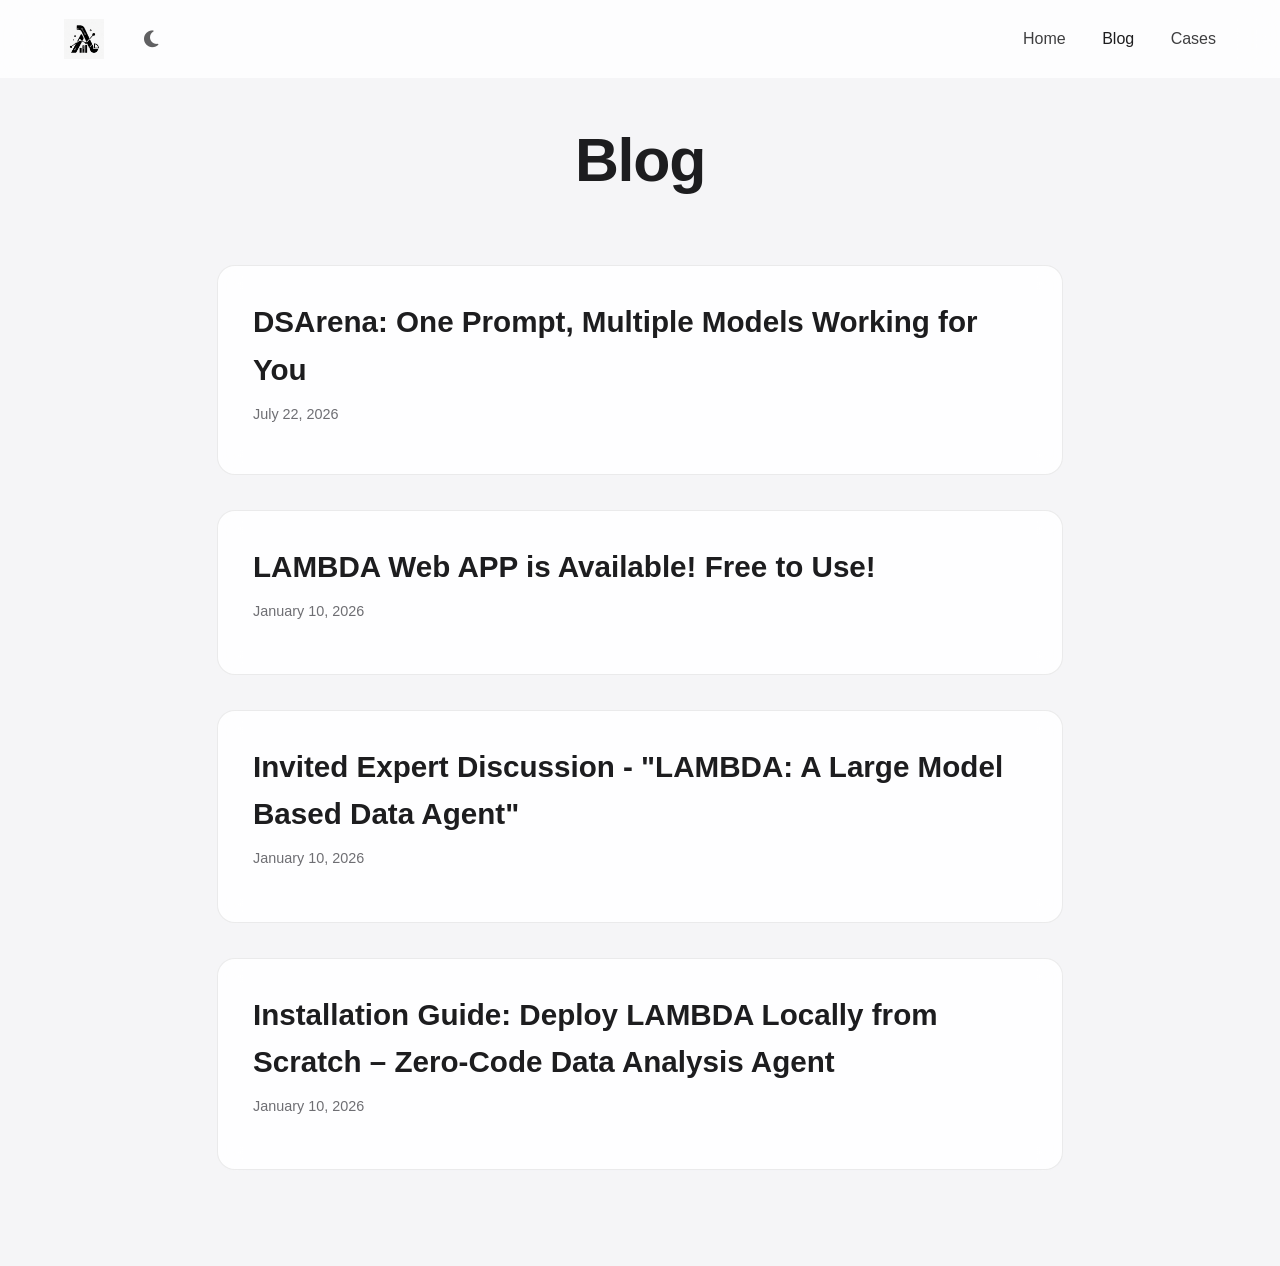
<file: blog.html>
<!DOCTYPE html>
<html lang="en">
<head>
  <meta charset="UTF-8" />
  <meta name="viewport" content="width=device-width, initial-scale=1.0"/>
  <title>Blog – LAMBDA</title>
  <link rel="stylesheet" href="https://cdnjs.cloudflare.com/ajax/libs/font-awesome/6.5.0/css/all.min.css"/>
  <link rel="icon" type="image/png" href="sources/images/logo.png">
  <link rel="apple-touch-icon" type="image/png" href="sources/images/logo.png">
  <style>
    :root {
      /* Dark theme (default) */
      --bg: #000000;
      --surface: rgba(20,20,20,0.8);
      --text: #f5f5f7;
      --text-secondary: #a1a1a6;
      --border: rgba(255,255,255,0.08);
      --header-bg: rgba(0,0,0,0.65);
    }

    [data-theme="light"] {
      /* Light theme */
      --bg: #f5f5f7;
      --surface: rgba(255,255,255,0.9);
      --text: #1d1d1f;
      --text-secondary: #6e6e73;
      --border: rgba(0,0,0,0.08);
      --header-bg: rgba(255,255,255,0.8);
    }
    * { margin:0; padding:0; box-sizing:border-box; }
    body {
      font-family: -apple-system, BlinkMacSystemFont, "Segoe UI", Roboto, Helvetica, Arial, sans-serif;
      background: var(--bg);
      color: var(--text);
      line-height: 1.6;
      transition: background 0.3s, color 0.3s;
    }
    header { /* 同 cases 的 header，复用感一致 */
      position: fixed;
      top: 0; left: 0; right: 0;
      padding: 1.2rem 5%;
      display: flex;
      justify-content: space-between;
      align-items: center;
      z-index: 100;
      background: var(--header-bg);
      backdrop-filter: blur(20px);
      -webkit-backdrop-filter: blur(20px);
      transition: background 0.3s;
    }
    .header-left {
      display: flex;
      align-items: center;
      gap: 2rem;
    }
    .logo img {
      height: 2.5rem;
      width: auto;
      display: block;
    }
    .theme-toggle {
      background: none;
      border: none;
      cursor: pointer;
      color: var(--text);
      font-size: 1.2rem;
      padding: 0.5rem;
      border-radius: 50%;
      display: flex;
      align-items: center;
      justify-content: center;
      transition: all 0.3s ease;
      opacity: 0.7;
    }
    .theme-toggle:hover {
      opacity: 1;
      background: var(--surface);
    }
    .theme-toggle .moon-icon { display: none; }
    [data-theme="light"] .theme-toggle .sun-icon { display: none; }
    [data-theme="light"] .theme-toggle .moon-icon { display: block; }
    nav a {
      color: var(--text);
      text-decoration: none;
      margin-left: 2rem;
      font-size: 1rem;
      opacity: 0.85;
      transition: opacity 0.3s;
    }
    nav a:hover, nav a.active { opacity: 1; }

    main {
      padding: 7rem 6% 6rem;
      max-width: 1000px;
      margin: 0 auto;
    }
    h1 {
      font-size: 3.8rem;          /* 缩小，不再占满屏 */
      font-weight: 700;
      letter-spacing: -0.02em;
      text-align: center;
      margin: 0 0 3.5rem 0;       /* 上下间距收紧 */
      color: var(--text);
    }
    .post-list {
      display: grid;
      gap: 2.2rem;
    }
    .post {
      padding: 2rem 2.2rem;
      border-radius: 18px;
      background: var(--surface);
      backdrop-filter: blur(12px);
      border: 1px solid var(--border);
      transition: transform 0.3s, background 0.3s;
    }
    .post:hover {
      transform: translateY(-6px);
    }
    .post h2 {
      font-size: 1.85rem;
      font-weight: 600;
      margin-bottom: 0.6rem;
    }
    .post h2 a {
      color: var(--text);
      text-decoration: none;
      transition: opacity 0.3s;
    }
    .post h2 a:hover {
      opacity: 0.8;
    }
    .post .date {
      font-size: 0.9rem;
      color: var(--text-secondary);
      margin-bottom: 1rem;
    }
    .post p {
      color: var(--text-secondary);
      margin-bottom: 1.2rem;
    }
    .read-more {
      color: var(--text);
      text-decoration: none;
      font-weight: 500;
    }
    .read-more:hover {
      text-decoration: underline;
    }
  </style>
</head>
<body>

  <header>
    <div class="header-left">
      <div class="logo"><img src="sources/images/logo.png" alt="LAMBDA logo"></div>
      <button class="theme-toggle" id="themeToggle" aria-label="Toggle theme">
        <i class="fas fa-sun sun-icon"></i>
        <i class="fas fa-moon moon-icon"></i>
      </button>
    </div>
    <nav>
      <a href="index.html">Home</a>
      <a href="blog.html" class="active">Blog</a>
      <a href="https://lambda.com.ai/cases">Cases</a>
    </nav>
  </header>

  <main>
    <h1>Blog</h1>

    <div class="post-list">
      <article class="post">
        <h2><a href="posts/dsarena.html">DSArena: One Prompt, Multiple Models Working for You</a></h2>
        <div class="date">July 22, 2026</div>
<!--        <p>Upload your data and enter one request to have multiple models analyze the task simultaneously and compare their results.</p>-->
<!--        <a href="posts/dsarena.html" class="read-more">Read more</a>-->
      </article>

      <article class="post">
        <h2><a href="posts/app.html">LAMBDA Web APP is Available! Free to Use!</a></h2>
        <div class="date">January 10, 2026 </div>
        <p></p>
      </article>
      <article class="post">
        <h2><a href="posts/discussion.html">Invited Expert Discussion - "LAMBDA: A Large Model Based Data Agent"</a></h2>
        <div class="date">January 10, 2026 </div>
        <p></p>
      </article>

      <article class="post">
        <h2><a href="posts/install.html">Installation Guide: Deploy LAMBDA Locally from Scratch – Zero-Code Data Analysis Agent</a></h2>
        <div class="date">January 10, 2026 </div>
        <p></p>
      </article>

      <!-- 其他文章... -->
    </div>
  </main>

<script>
  (function() {
    const themeToggle = document.getElementById('themeToggle');
    const savedTheme = localStorage.getItem('theme');
    const prefersDark = window.matchMedia('(prefers-color-scheme: dark)').matches;

    if (savedTheme) {
      document.documentElement.setAttribute('data-theme', savedTheme);
    } else if (!prefersDark) {
      document.documentElement.setAttribute('data-theme', 'light');
    }

    themeToggle.addEventListener('click', function() {
      const currentTheme = document.documentElement.getAttribute('data-theme');
      const newTheme = currentTheme === 'light' ? 'dark' : 'light';

      document.documentElement.setAttribute('data-theme', newTheme);
      localStorage.setItem('theme', newTheme);
    });
  })();
</script>

</body>
</html>
</file>
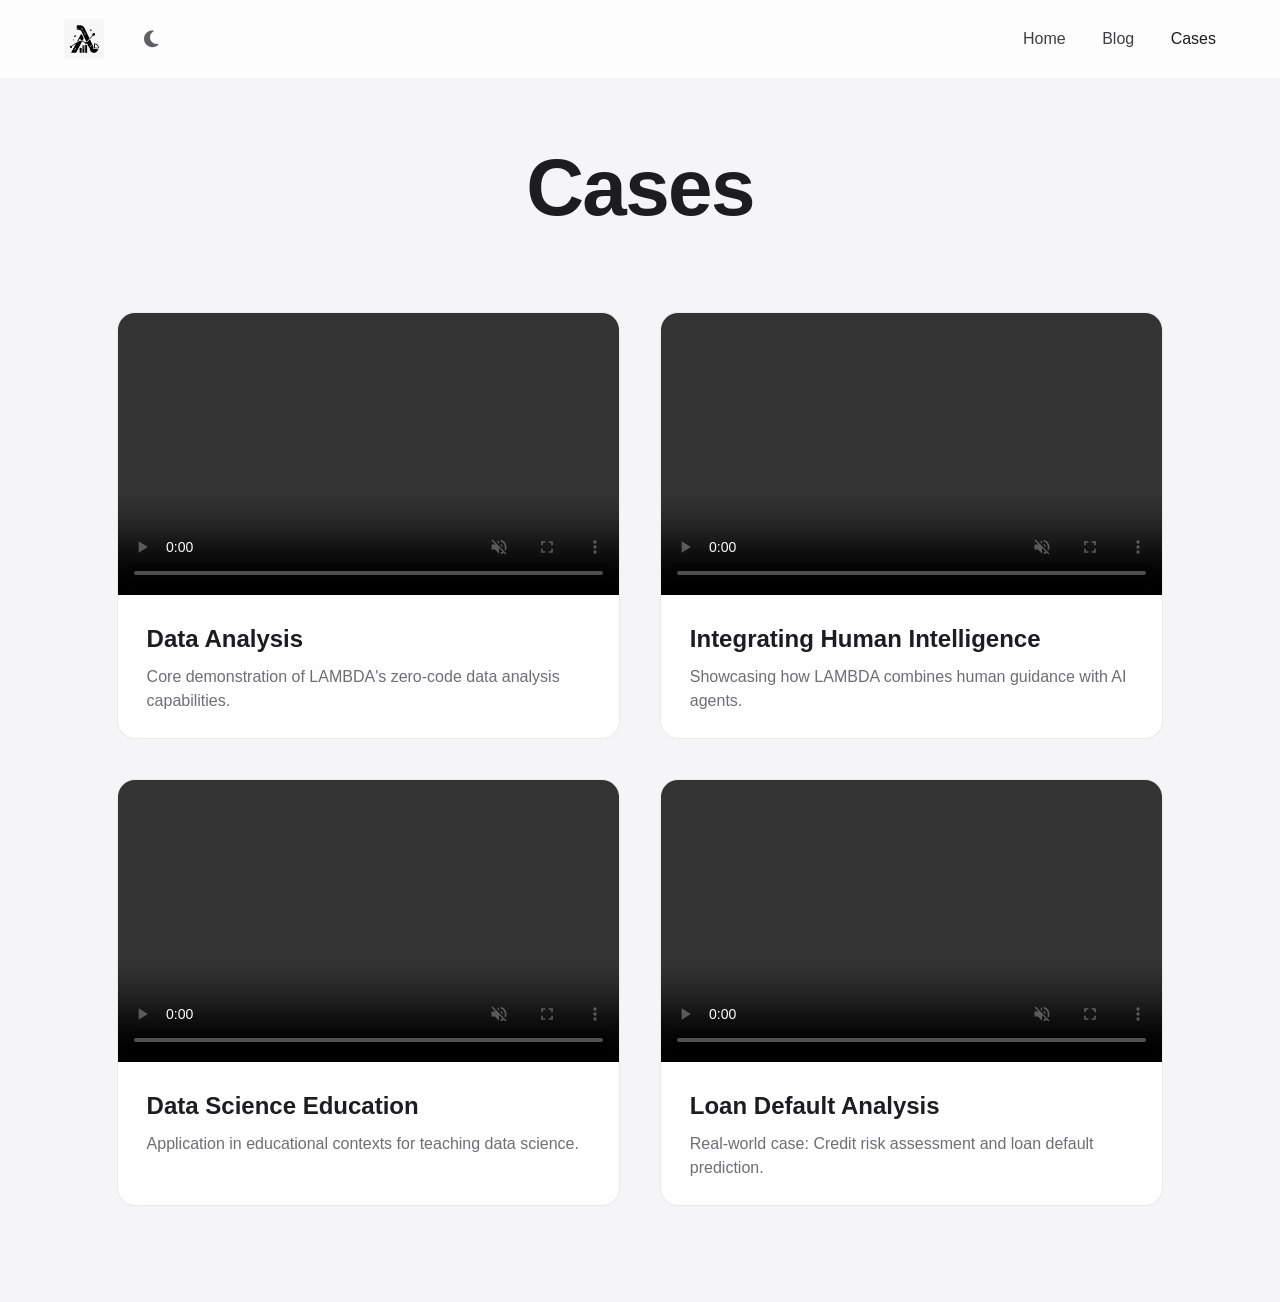
<file: cases.html>
<!DOCTYPE html>
<html lang="en">
<head>
  <meta charset="UTF-8" />
  <meta name="viewport" content="width=device-width, initial-scale=1.0"/>
  <title>Cases – LAMBDA</title>
  <link rel="stylesheet" href="https://cdnjs.cloudflare.com/ajax/libs/font-awesome/6.5.0/css/all.min.css"/>
  <link rel="icon" type="image/png" href="sources/images/logo.png">
  <link rel="apple-touch-icon" type="image/png" href="sources/images/logo.png">
  <style>
    :root {
      /* Dark theme (default) */
      --bg: #000000;
      --surface: rgba(20,20,20,0.8);
      --text: #f5f5f7;
      --text-secondary: #a1a1a6;
      --border: rgba(255,255,255,0.08);
      --header-bg: rgba(0,0,0,0.65);
    }

    [data-theme="light"] {
      /* Light theme */
      --bg: #f5f5f7;
      --surface: rgba(255,255,255,0.9);
      --text: #1d1d1f;
      --text-secondary: #6e6e73;
      --border: rgba(0,0,0,0.08);
      --header-bg: rgba(255,255,255,0.8);
    }
    * { margin:0; padding:0; box-sizing:border-box; }
    body {
      font-family: -apple-system, BlinkMacSystemFont, "Segoe UI", Roboto, Helvetica, Arial, sans-serif;
      background: var(--bg);
      color: var(--text);
      line-height: 1.5;
      transition: background 0.3s, color 0.3s;
    }
    header {
      position: fixed;
      top: 0; left: 0; right: 0;
      padding: 1.2rem 5%;
      display: flex;
      justify-content: space-between;
      align-items: center;
      z-index: 100;
      background: var(--header-bg);
      backdrop-filter: blur(20px);
      -webkit-backdrop-filter: blur(20px);
      transition: background 0.3s;
    }
    .header-left {
      display: flex;
      align-items: center;
      gap: 2rem;
    }
    .logo img {
      height: 2.5rem;
      width: auto;
      display: block;
    }
    .theme-toggle {
      background: none;
      border: none;
      cursor: pointer;
      color: var(--text);
      font-size: 1.2rem;
      padding: 0.5rem;
      border-radius: 50%;
      display: flex;
      align-items: center;
      justify-content: center;
      transition: all 0.3s ease;
      opacity: 0.7;
    }
    .theme-toggle:hover {
      opacity: 1;
      background: var(--surface);
    }
    .theme-toggle .moon-icon { display: none; }
    [data-theme="light"] .theme-toggle .sun-icon { display: none; }
    [data-theme="light"] .theme-toggle .moon-icon { display: block; }
    nav a {
      color: var(--text);
      text-decoration: none;
      margin-left: 2rem;
      font-size: 1rem;
      opacity: 0.85;
      transition: opacity 0.3s;
    }
    nav a:hover, nav a.active {
      opacity: 1;
    }

    main {
      padding: 8rem 6% 6rem;
      max-width: 1200px;
      margin: 0 auto;
    }
    h1 {
      font-size: 5rem;
      font-weight: 700;
      letter-spacing: -0.02em;
      text-align: center;
      margin-bottom: 4rem;
      color: var(--text);
    }
    .cases-grid {
      display: grid;
      grid-template-columns: repeat(auto-fit, minmax(420px, 1fr));
      gap: 2.5rem;
    }
    .case-item {
      border-radius: 18px;
      overflow: hidden;
      background: var(--surface);
      backdrop-filter: blur(12px);
      border: 1px solid var(--border);
      transition: transform 0.35s, box-shadow 0.35s, background 0.3s;
    }
    .case-item:hover {
      transform: translateY(-8px);
      box-shadow: 0 30px 60px rgba(0,0,0,0.3);
    }
    [data-theme="light"] .case-item:hover {
      box-shadow: 0 30px 60px rgba(0,0,0,0.15);
    }
    .case-video {
      position: relative;
      width: 100%;
    }
    .case-video video {
      width: 100%;
      display: block;
      aspect-ratio: 16 / 9;
      object-fit: cover;
    }
    .case-caption {
      padding: 1.6rem 1.8rem;
    }
    .case-caption h3 {
      font-size: 1.5rem;
      font-weight: 600;
      margin-bottom: 0.5rem;
      color: var(--text);
    }
    .case-caption p {
      font-size: 1rem;
      color: var(--text-secondary);
    }
  </style>
</head>
<body>

  <header>
    <div class="header-left">
      <div class="logo"><img src="sources/images/logo.png" alt="LAMBDA logo"></div>
      <button class="theme-toggle" id="themeToggle" aria-label="Toggle theme">
        <i class="fas fa-sun sun-icon"></i>
        <i class="fas fa-moon moon-icon"></i>
      </button>
    </div>
    <nav>
      <a href="index.html">Home</a>
      <a href="blog.html">Blog</a>
      <a href="https://lambda.com.ai/cases" class="active">Cases</a>
    </nav>
  </header>

  <main>
    <h1>Cases</h1>

    <div class="cases-grid">

      <!-- Video 1 -->
      <div class="case-item">
        <div class="case-video">
          <video controls muted autoplay loop playsinline>
            <source src="https://www.polyu.edu.hk/ama/cmfai/files/lambda/lambda.mp4" type="video/mp4">
            Your browser does not support the video tag.
          </video>
        </div>
        <div class="case-caption">
          <h3>Data Analysis</h3>
          <p>Core demonstration of LAMBDA's zero-code data analysis capabilities.</p>
        </div>
      </div>

      <!-- Video 2 -->
      <div class="case-item">
        <div class="case-video">
          <video controls muted autoplay loop playsinline>
            <source src="https://www.polyu.edu.hk/ama/cmfai/files/lambda/knw.mp4" type="video/mp4">
            Your browser does not support the video tag.
          </video>
        </div>
        <div class="case-caption">
          <h3>Integrating Human Intelligence</h3>
          <p>Showcasing how LAMBDA combines human guidance with AI agents.</p>
        </div>
      </div>

      <!-- Video 3 -->
      <div class="case-item">
        <div class="case-video">
          <video controls muted autoplay loop playsinline>
            <source src="https://www.polyu.edu.hk/ama/cmfai/files/lambda/LAMBDA_education.mp4" type="video/mp4">
            Your browser does not support the video tag.
          </video>
        </div>
        <div class="case-caption">
          <h3>Data Science Education</h3>
          <p>Application in educational contexts for teaching data science.</p>
        </div>
      </div>

      <!-- Video 4 -->
      <div class="case-item">
        <div class="case-video">
          <video controls muted autoplay loop playsinline>
            <source src="https://www.polyu.edu.hk/ama/cmfai/files/lambda/LAMBDA_Loan.mp4" type="video/mp4">
            Your browser does not support the video tag.
          </video>
        </div>
        <div class="case-caption">
          <h3>Loan Default Analysis</h3>
          <p>Real-world case: Credit risk assessment and loan default prediction.</p>
        </div>
      </div>

    </div>
  </main>

<script>
  (function() {
    const themeToggle = document.getElementById('themeToggle');
    const savedTheme = localStorage.getItem('theme');
    const prefersDark = window.matchMedia('(prefers-color-scheme: dark)').matches;

    if (savedTheme) {
      document.documentElement.setAttribute('data-theme', savedTheme);
    } else if (!prefersDark) {
      document.documentElement.setAttribute('data-theme', 'light');
    }

    themeToggle.addEventListener('click', function() {
      const currentTheme = document.documentElement.getAttribute('data-theme');
      const newTheme = currentTheme === 'light' ? 'dark' : 'light';

      document.documentElement.setAttribute('data-theme', newTheme);
      localStorage.setItem('theme', newTheme);
    });
  })();
</script>

</body>
</html>
</file>
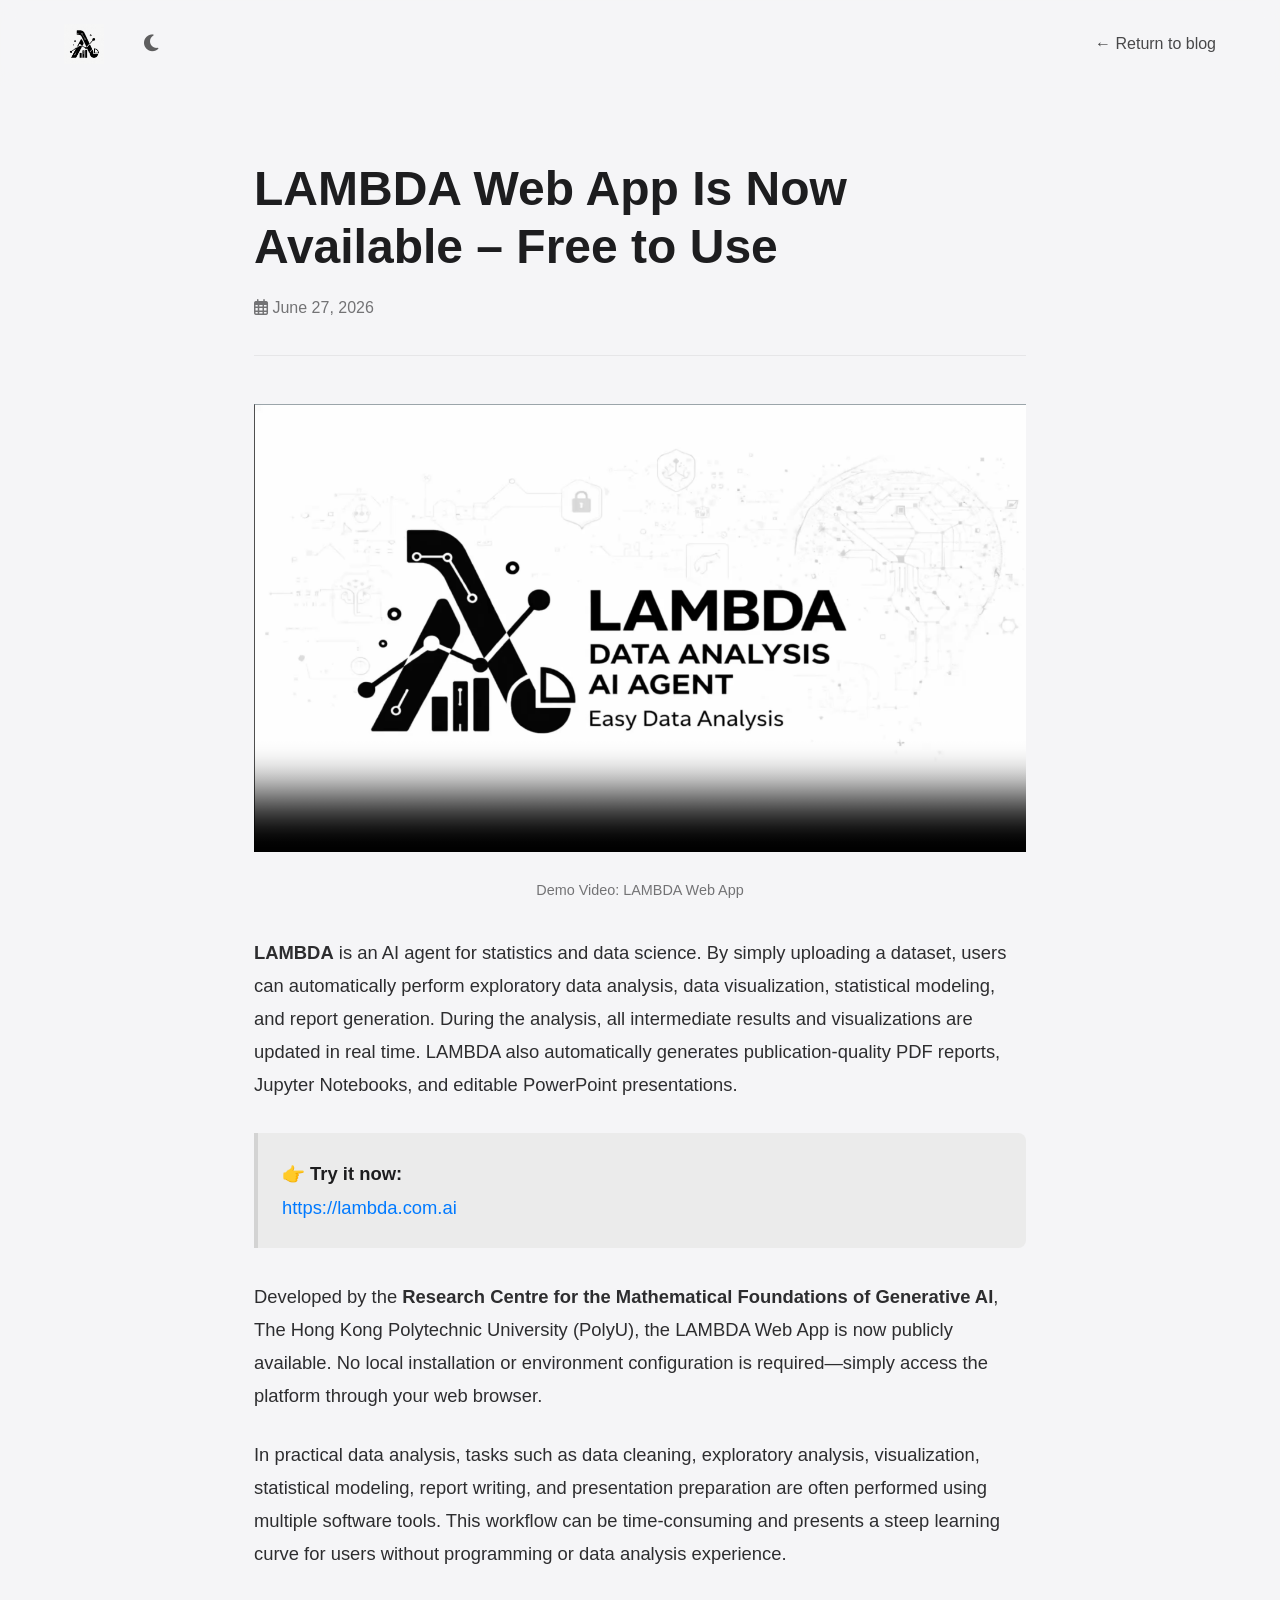
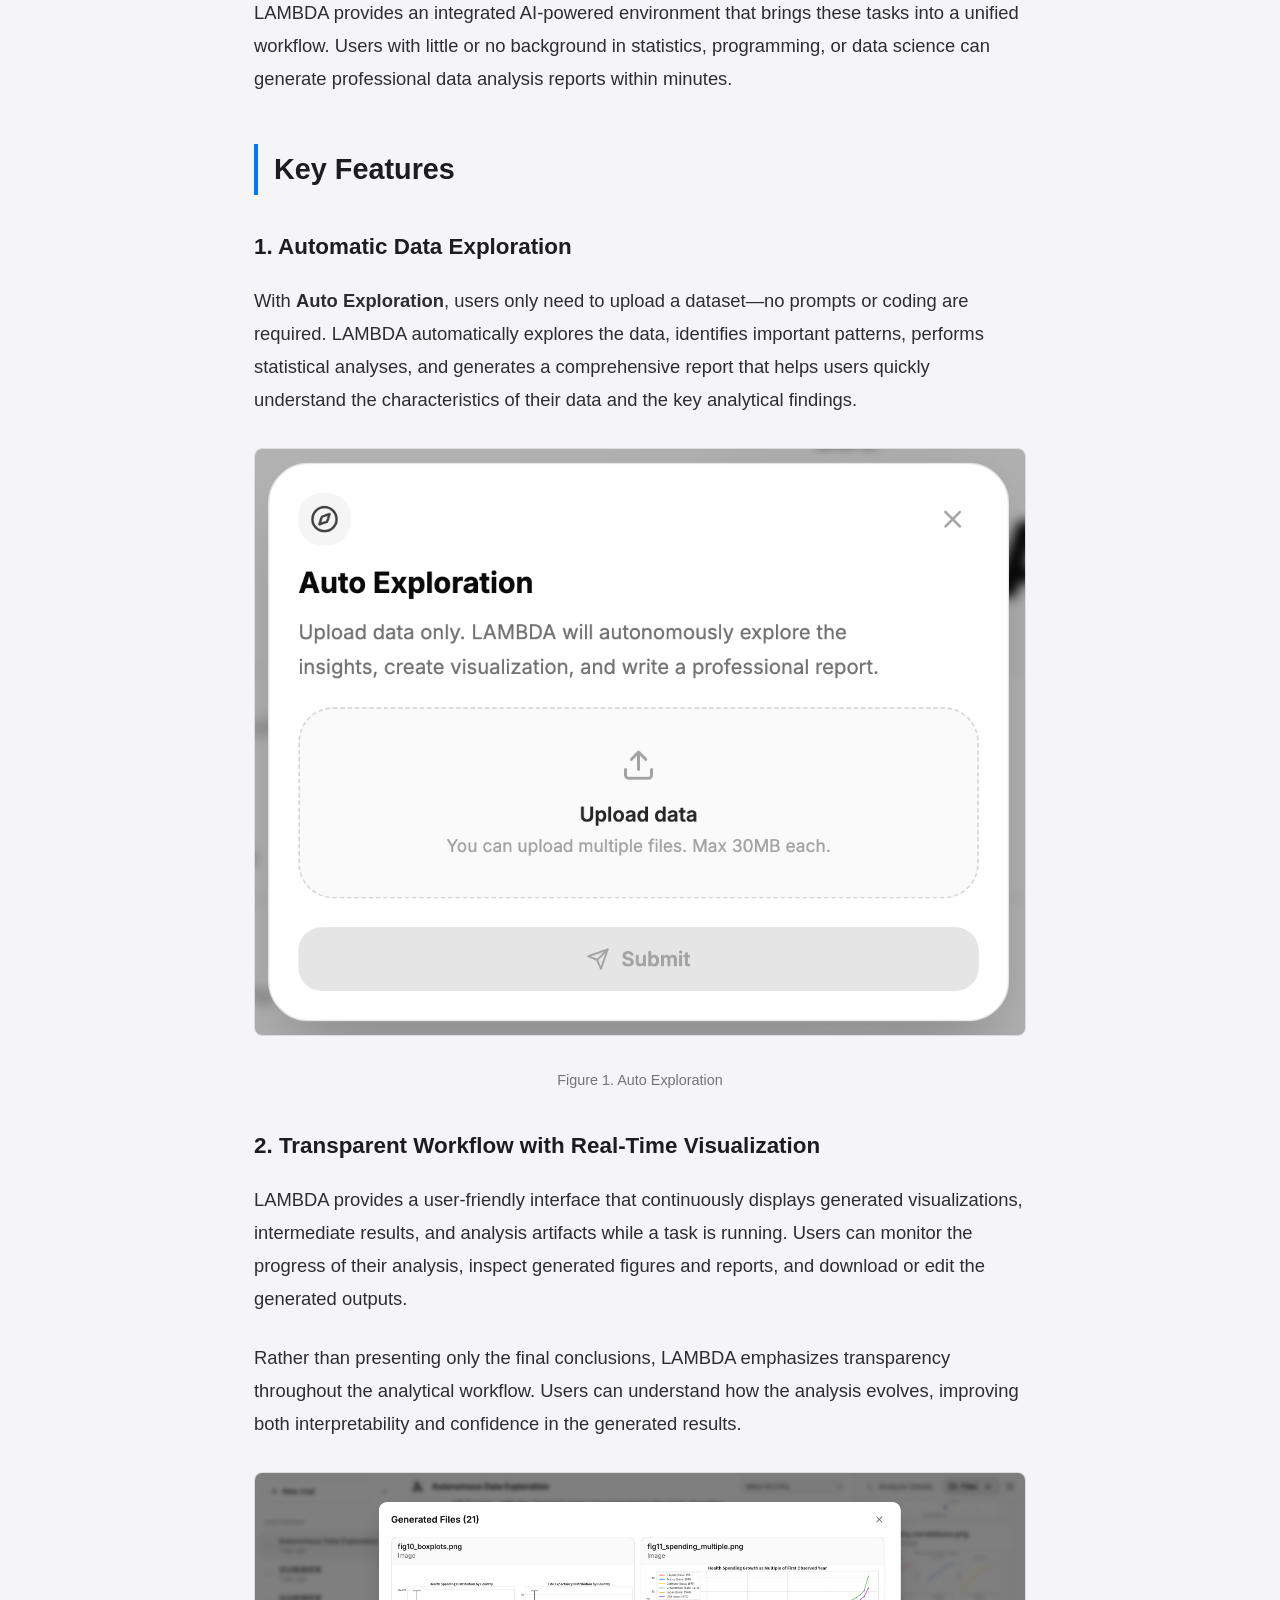
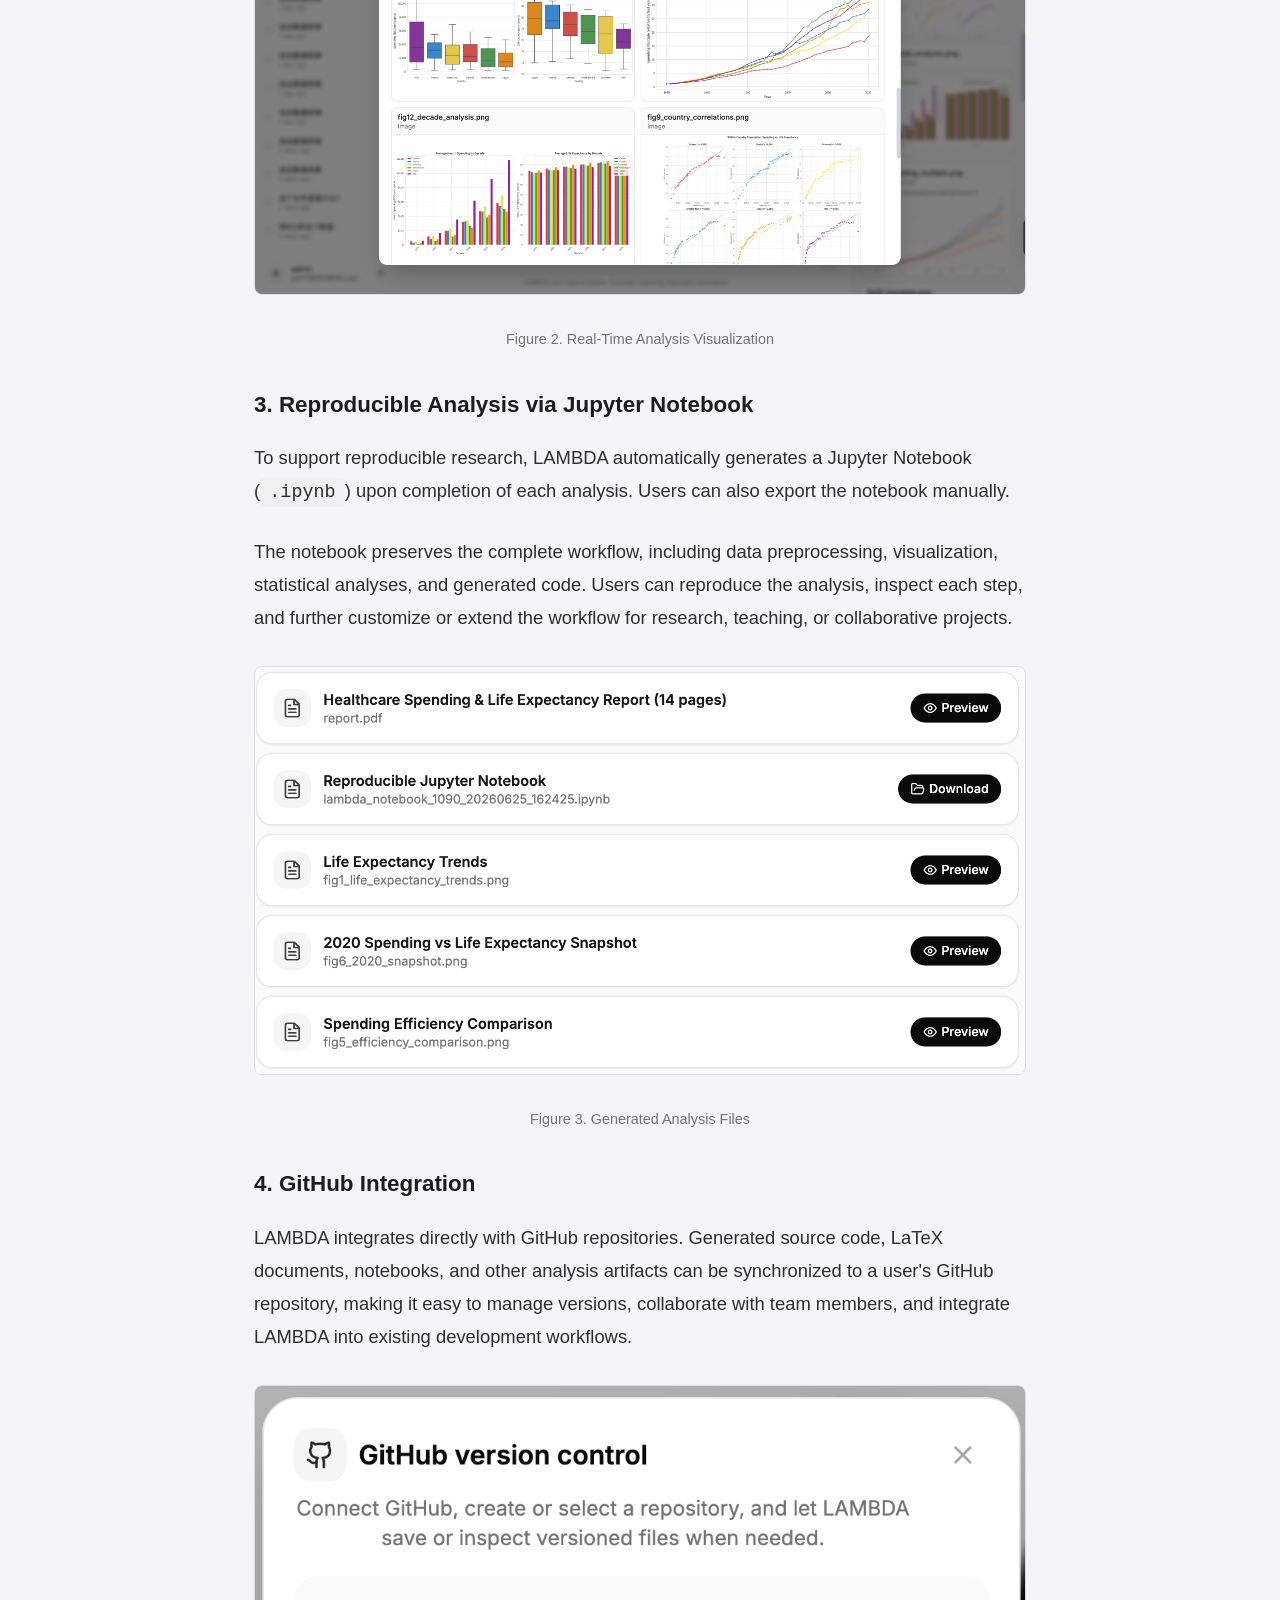
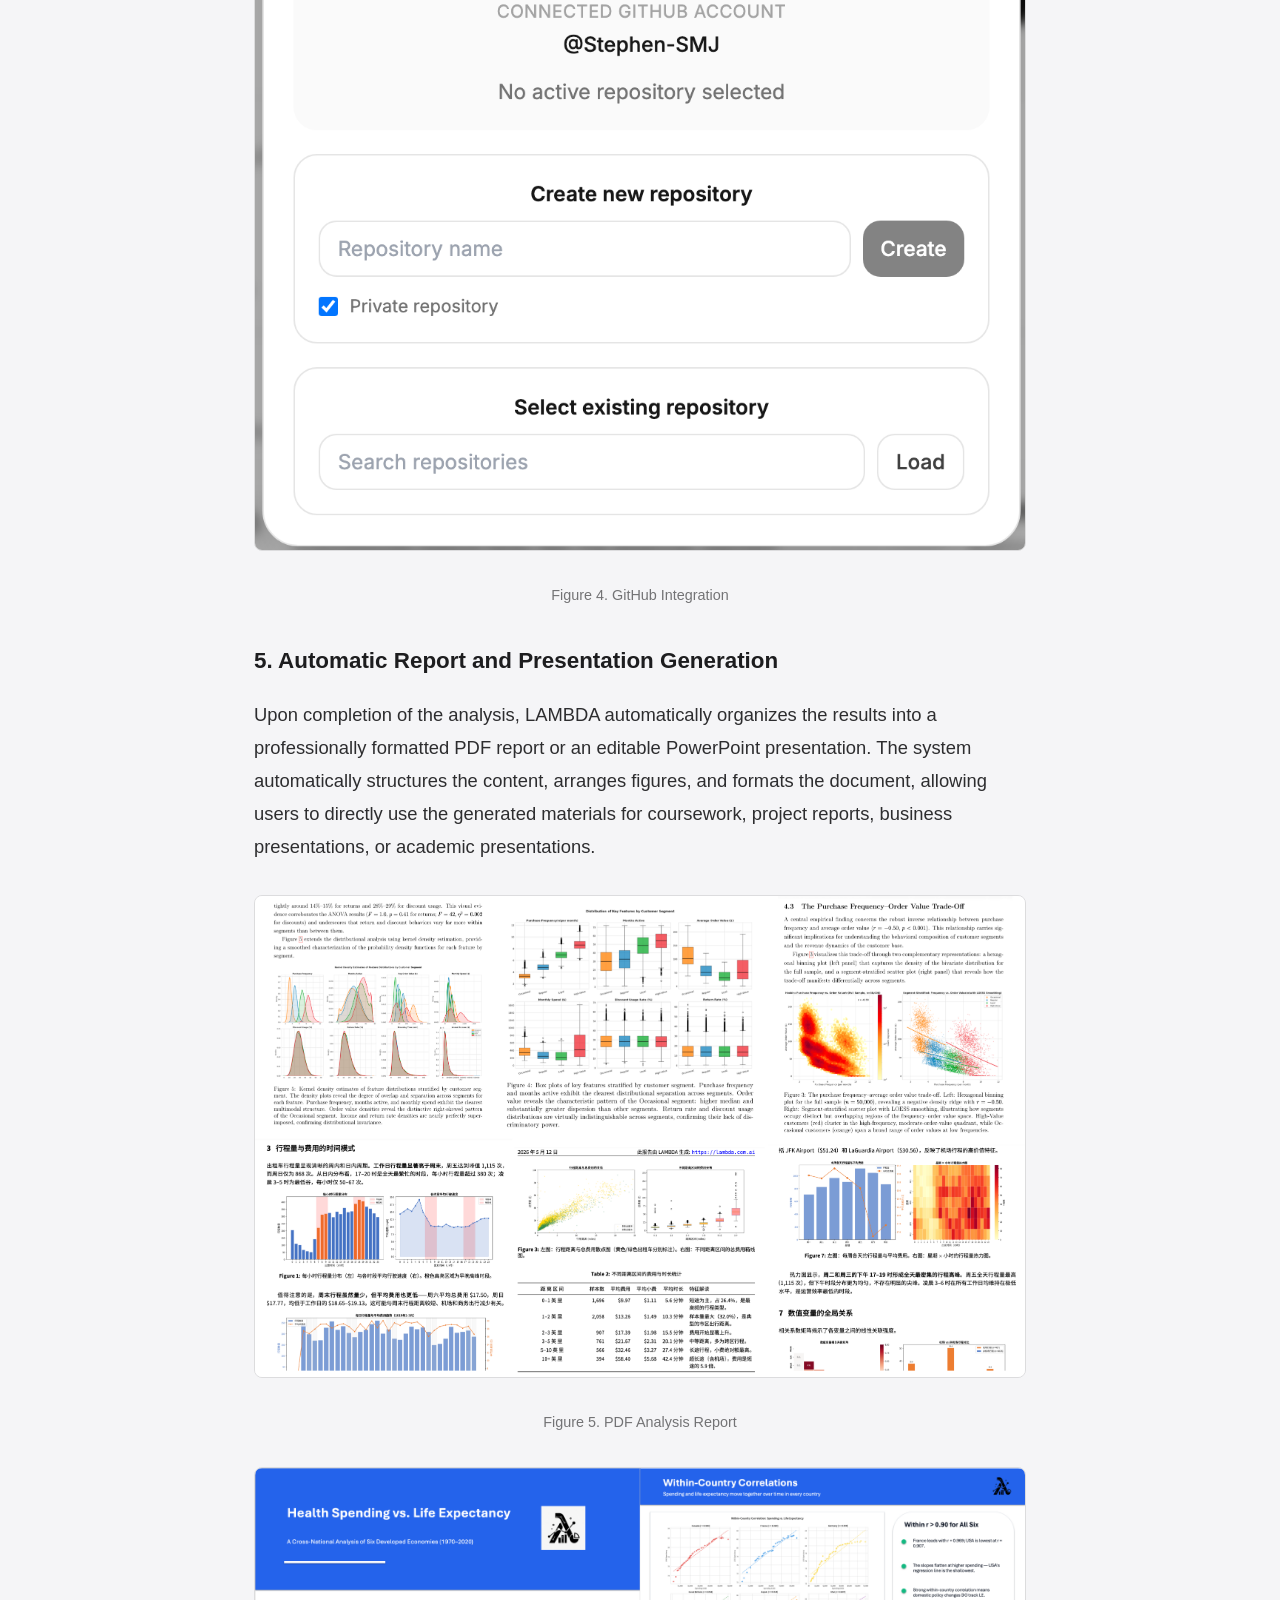
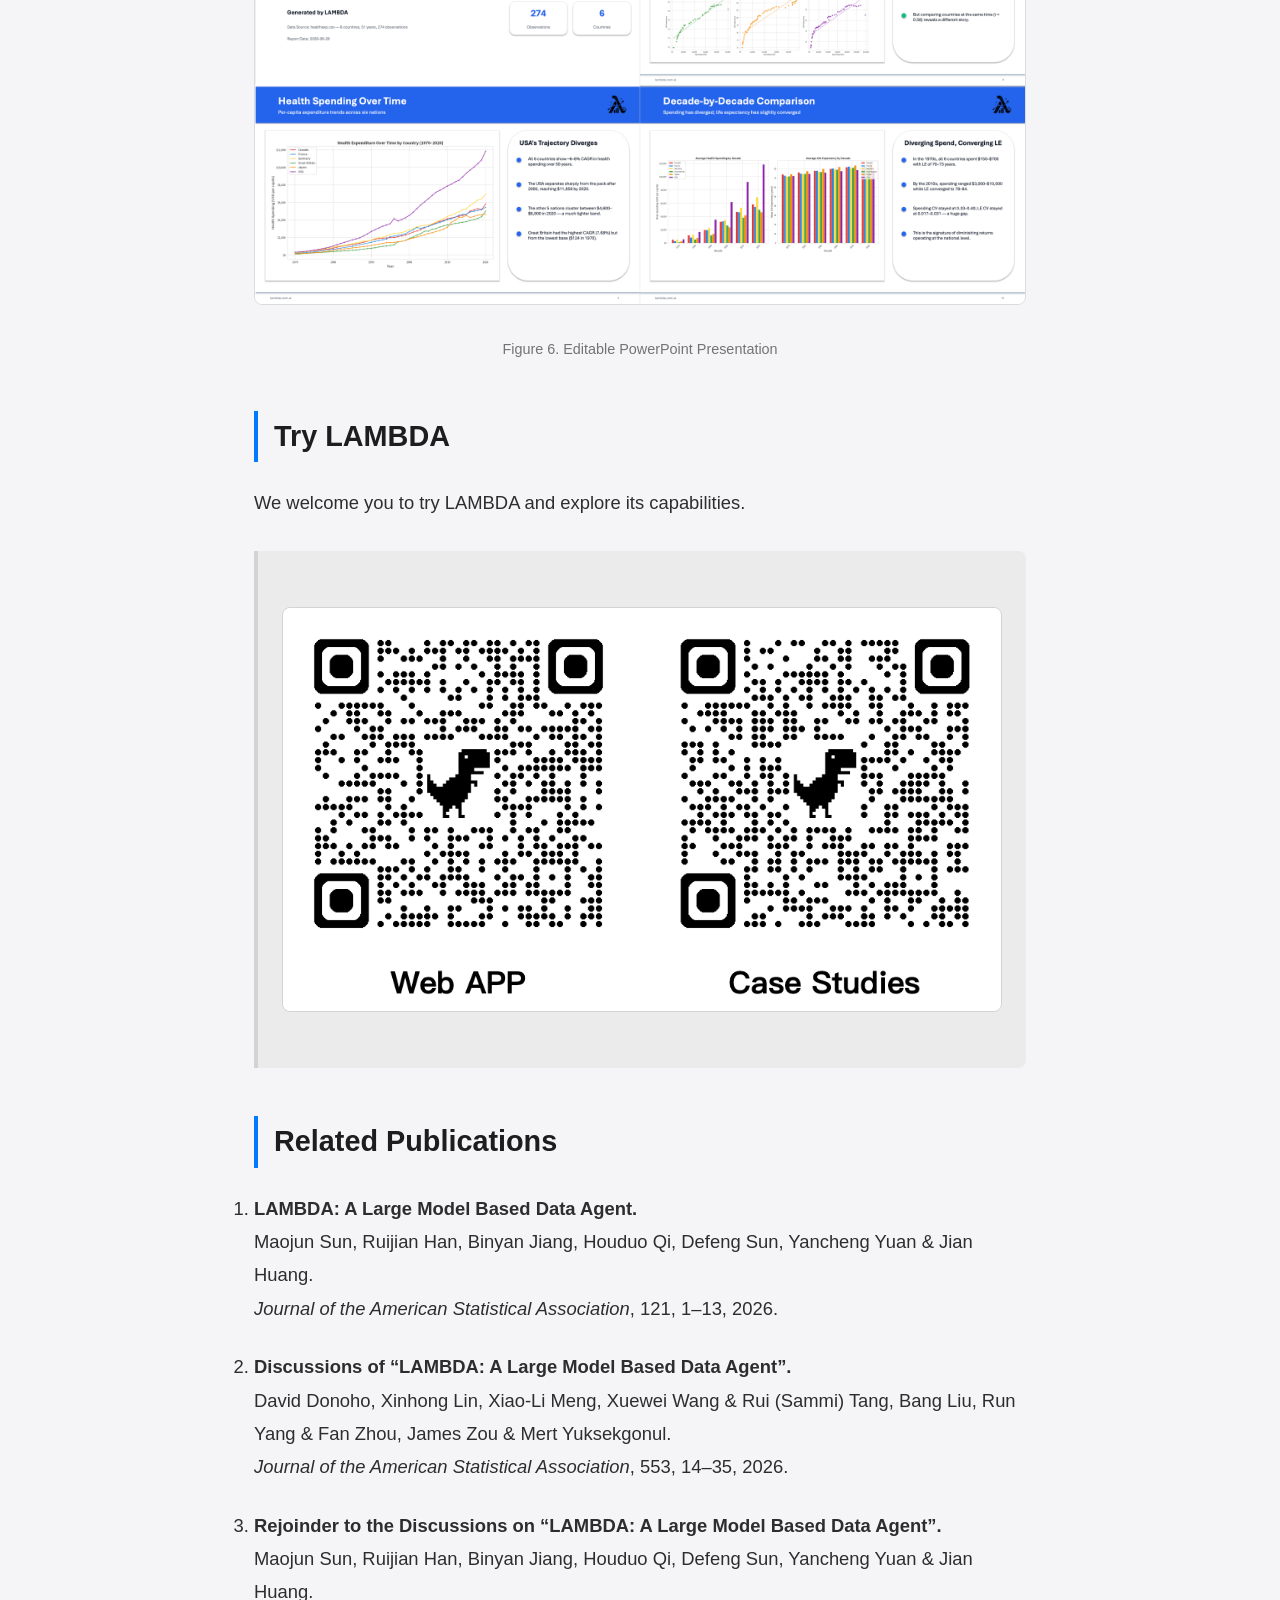
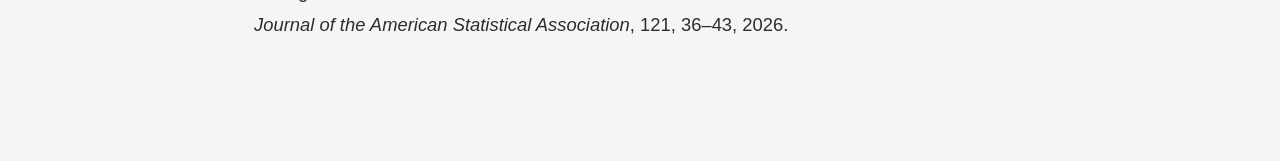
<file: posts/app.html>
<!DOCTYPE html>
<html lang="en">
<head>
  <meta charset="UTF-8" />
  <meta name="viewport" content="width=device-width, initial-scale=1.0"/>
  <title>LAMBDA Web App Is Now Available – Free to use</title>
  <link rel="stylesheet" href="https://cdnjs.cloudflare.com/ajax/libs/font-awesome/6.5.0/css/all.min.css"/>
  <link rel="icon" type="image/png" href="../sources/images/logo.png">
  <link rel="apple-touch-icon" type="image/png" href="../sources/images/logo.png">
  <style>
    :root {
      /* Dark theme (default) */
      --bg: #0a0a0a;
      --text: #e0e0e0;
      --card: rgba(30,30,30,0.7);
      --border: #222;
      --code-bg: #1e1e1e;
      --header-bg: rgba(10,10,10,0.8);
      --accent: #bb86fc;
      --quote-bg: #1a1a1a;
    }

    [data-theme="light"] {
      /* Light theme */
      --bg: #f5f5f7;
      --text: #1d1d1f;
      --card: rgba(255,255,255,0.9);
      --border: rgba(0,0,0,0.1);
      --code-bg: #f0f0f0;
      --header-bg: rgba(245,245,247,0.9);
      --accent: #007aff;
      --quote-bg: #ebebeb;
    }
    * { margin:0; padding:0; box-sizing:border-box; }
    body {
      font-family: -apple-system, BlinkMacSystemFont, 'Segoe UI', Roboto, sans-serif;
      background: var(--bg);
      color: var(--text);
      line-height: 1.8;
      transition: background 0.3s, color 0.3s;
    }
    header {
      position: fixed;
      top: 0; left: 0; right: 0;
      padding: 1.5rem 5%;
      display: flex;
      justify-content: space-between;
      align-items: center;
      z-index: 100;
      background: var(--header-bg);
      backdrop-filter: blur(10px);
      transition: background 0.3s;
    }
    .header-left {
      display: flex;
      align-items: center;
      gap: 2rem;
    }
    .logo img {
      height: 2.5rem;
      width: auto;
      display: block;
    }
    .theme-toggle {
      background: none;
      border: none;
      cursor: pointer;
      color: var(--text);
      font-size: 1.2rem;
      padding: 0.5rem;
      border-radius: 50%;
      display: flex;
      align-items: center;
      justify-content: center;
      transition: all 0.3s ease;
      opacity: 0.7;
    }
    .theme-toggle:hover {
      opacity: 1;
      background: var(--card);
    }
    .theme-toggle .moon-icon { display: none; }
    [data-theme="light"] .theme-toggle .sun-icon { display: none; }
    [data-theme="light"] .theme-toggle .moon-icon { display: block; }
    .header-right { display: flex; align-items: center; gap: 1.5rem; }
    .back { color: var(--text); text-decoration: none; font-weight: 500; opacity: 0.8; transition: opacity 0.3s; }
    .back:hover { opacity: 1; }

    main {
      max-width: 900px;
      margin: 0 auto;
      padding: 10rem 5% 6rem;
    }
    h1 {
      font-size: 3rem;
      font-weight: 900;
      margin-bottom: 0.4em;
      color: var(--text);
      line-height: 1.2;
    }
    .meta {
      color: var(--text);
      opacity: 0.6;
      font-size: 1rem;
      margin-bottom: 3rem;
      border-bottom: 1px solid var(--border);
      padding-bottom: 2rem;
    }
    article {
      font-size: 1.15rem;
    }
    article h2 {
      color: var(--text);
      font-size: 1.8rem;
      margin: 3rem 0 1.5rem;
      border-left: 4px solid var(--accent);
      padding-left: 1rem;
    }
    article h3 {
      color: var(--text);
      font-size: 1.4rem;
      margin: 2rem 0 1rem;
    }
    article h4 {
      color: var(--text);
      font-size: 1.2rem;
      margin: 1.5rem 0 0.5rem;
      font-weight: 700;
    }
    article p, article li {
      margin-bottom: 1.4em;
      opacity: 0.92;
    }
    article ul {
      margin-left: 1.5rem;
      margin-bottom: 1.5rem;
    }
    article code {
      background: var(--code-bg);
      padding: 0.2em 0.5em;
      border-radius: 4px;
      font-family: 'Consolas', monospace;
    }
    article pre {
      background: var(--code-bg);
      padding: 1.5rem;
      border-radius: 12px;
      overflow-x: auto;
      margin: 1.5em 0;
    }
    article img {
      max-width: 100%;
      border-radius: 8px;
      margin: 2rem 0;
      border: 1px solid var(--border);
      display: block;
    }
    .caption {
      font-size: 0.9rem;
      color: var(--text);
      opacity: 0.6;
      text-align: center;
      margin-top: 1rem;
      margin-bottom: 2rem;
    }
    .quote-box {
      background: var(--quote-bg);
      border-left: 4px solid var(--border);
      padding: 1.5rem;
      margin: 2rem 0;
      border-radius: 0 8px 8px 0;
    }
    .expert-block {
      margin-bottom: 2.5rem;
    }
    .expert-name {
      font-weight: bold;
      color: var(--text);
      font-size: 1.1rem;
    }
    .expert-affil {
      font-size: 0.95rem;
      color: var(--text);
      opacity: 0.6;
      margin-bottom: 0.5rem;
      display: block;
    }
    a { color: var(--accent); text-decoration: none; }
    a:hover { text-decoration: underline; }
  </style>
</head>
<body>

  <header>
    <div class="header-left">
      <div class="logo"><img src="../sources/images/logo.png" alt="LAMBDA logo"></div>
      <button class="theme-toggle" id="themeToggle" aria-label="Toggle theme">
        <i class="fas fa-sun sun-icon"></i>
        <i class="fas fa-moon moon-icon"></i>
      </button>
    </div>
    <div class="header-right">
      <a href="../blog.html" class="back">← Return to blog</a>
    </div>
  </header>

  <main>

    <article>
  <h1>LAMBDA Web App Is Now Available – Free to Use</h1>

  <div class="meta">
      <i class="far fa-calendar-alt"></i> June 27, 2026
  </div>

  <video controls width="100%" poster="../sources/images/lambdavideo.png">
    <source src="https://www.polyu.edu.hk/ama/cmfai/files/lambda/videos/lambda_demo26_en.mp4" type="video/mp4">
    Your browser does not support the video tag.
  </video>
  <p class="caption">Demo Video: LAMBDA Web App</p>

<!--  <h2>AI-Powered Statistics and Data Science in Your Browser</h2>-->

  <p><strong>LAMBDA</strong> is an AI agent for statistics and data science. By simply uploading a dataset, users can automatically perform exploratory data analysis, data visualization, statistical modeling, and report generation. During the analysis, all intermediate results and visualizations are updated in real time. LAMBDA also automatically generates publication-quality PDF reports, Jupyter Notebooks, and editable PowerPoint presentations.</p>

  <div class="quote-box">
      <strong>👉 Try it now:</strong><br>
      <a href="https://lambda.com.ai" target="_blank">https://lambda.com.ai</a>
  </div>

  <p>Developed by the <strong>Research Centre for the Mathematical Foundations of Generative AI</strong>, The Hong Kong Polytechnic University (PolyU), the LAMBDA Web App is now publicly available. No local installation or environment configuration is required—simply access the platform through your web browser.</p>

  <p>In practical data analysis, tasks such as data cleaning, exploratory analysis, visualization, statistical modeling, report writing, and presentation preparation are often performed using multiple software tools. This workflow can be time-consuming and presents a steep learning curve for users without programming or data analysis experience.</p>

  <p>LAMBDA provides an integrated AI-powered environment that brings these tasks into a unified workflow. Users with little or no background in statistics, programming, or data science can generate professional data analysis reports within minutes.</p>

  <h2>Key Features</h2>

  <h3>1. Automatic Data Exploration</h3>

  <p>With <strong>Auto Exploration</strong>, users only need to upload a dataset—no prompts or coding are required. LAMBDA automatically explores the data, identifies important patterns, performs statistical analyses, and generates a comprehensive report that helps users quickly understand the characteristics of their data and the key analytical findings.</p>

  <img src="../sources/images/autoexp.png" alt="Auto Exploration" onerror="this.src='https://placehold.co/900x506/222/999?text=Figure+1:+Auto+Exploration'">
  <p class="caption">Figure 1. Auto Exploration</p>

  <h3>2. Transparent Workflow with Real-Time Visualization</h3>

  <p>LAMBDA provides a user-friendly interface that continuously displays generated visualizations, intermediate results, and analysis artifacts while a task is running. Users can monitor the progress of their analysis, inspect generated figures and reports, and download or edit the generated outputs.</p>

  <p>Rather than presenting only the final conclusions, LAMBDA emphasizes transparency throughout the analytical workflow. Users can understand how the analysis evolves, improving both interpretability and confidence in the generated results.</p>

  <img src="../sources/images/files.png" alt="Real-Time Analysis Visualization" onerror="this.src='https://placehold.co/900x506/222/999?text=Figure+2:+Real-Time+Analysis+Visualization'">
  <p class="caption">Figure 2. Real-Time Analysis Visualization</p>

  <h3>3. Reproducible Analysis via Jupyter Notebook</h3>

  <p>To support reproducible research, LAMBDA automatically generates a Jupyter Notebook (<code>.ipynb</code>) upon completion of each analysis. Users can also export the notebook manually.</p>

  <p>The notebook preserves the complete workflow, including data preprocessing, visualization, statistical analyses, and generated code. Users can reproduce the analysis, inspect each step, and further customize or extend the workflow for research, teaching, or collaborative projects.</p>

  <img src="../sources/images/display_files.png" alt="Generated Analysis Files" onerror="this.src='https://placehold.co/900x506/222/999?text=Figure+3:+Generated+Analysis+Files'">
  <p class="caption">Figure 3. Generated Analysis Files</p>

  <h3>4. GitHub Integration</h3>

  <p>LAMBDA integrates directly with GitHub repositories. Generated source code, LaTeX documents, notebooks, and other analysis artifacts can be synchronized to a user's GitHub repository, making it easy to manage versions, collaborate with team members, and integrate LAMBDA into existing development workflows.</p>

  <img src="../sources/images/congithub.png" alt="GitHub Integration" onerror="this.src='https://placehold.co/900x506/222/999?text=Figure+4:+GitHub+Integration'">
  <p class="caption">Figure 4. GitHub Integration</p>

  <h3>5. Automatic Report and Presentation Generation</h3>

  <p>Upon completion of the analysis, LAMBDA automatically organizes the results into a professionally formatted PDF report or an editable PowerPoint presentation. The system automatically structures the content, arranges figures, and formats the document, allowing users to directly use the generated materials for coursework, project reports, business presentations, or academic presentations.</p>

  <img src="../sources/images/report.png" alt="PDF Analysis Report" onerror="this.src='https://placehold.co/900x506/222/999?text=Figure+5:+PDF+Analysis+Report'">
  <p class="caption">Figure 5. PDF Analysis Report</p>

  <img src="../sources/images/pptx.png" alt="Editable PowerPoint Presentation" onerror="this.src='https://placehold.co/900x506/222/999?text=Figure+6:+Editable+PowerPoint+Presentation'">
  <p class="caption">Figure 6. Editable PowerPoint Presentation</p>

  <h2>Try LAMBDA</h2>

  <p>We welcome you to try LAMBDA and explore its capabilities.</p>

  <div class="quote-box">
<!--      <strong>🌐 LAMBDA Web App:</strong><br>-->
      <img src="../sources/images/qrcode_en.png" alt="LAMBDA QR Code">
  </div>

  <h2>Related Publications</h2>

  <ol>
    <li>
      <strong>LAMBDA: A Large Model Based Data Agent.</strong><br>
      Maojun Sun, Ruijian Han, Binyan Jiang, Houduo Qi, Defeng Sun, Yancheng Yuan & Jian Huang.<br>
      <em>Journal of the American Statistical Association</em>, 121, 1–13, 2026.
    </li>
    <li>
      <strong>Discussions of “LAMBDA: A Large Model Based Data Agent”.</strong><br>
      David Donoho, Xinhong Lin, Xiao-Li Meng, Xuewei Wang & Rui (Sammi) Tang, Bang Liu, Run Yang & Fan Zhou, James Zou & Mert Yuksekgonul.<br>
      <em>Journal of the American Statistical Association</em>, 553, 14–35, 2026.
    </li>
    <li>
      <strong>Rejoinder to the Discussions on “LAMBDA: A Large Model Based Data Agent”.</strong><br>
      Maojun Sun, Ruijian Han, Binyan Jiang, Houduo Qi, Defeng Sun, Yancheng Yuan & Jian Huang.<br>
      <em>Journal of the American Statistical Association</em>, 121, 36–43, 2026.
    </li>
  </ol>

</article>
  </main>

<script>
  (function() {
    const themeToggle = document.getElementById('themeToggle');
    const savedTheme = localStorage.getItem('theme');
    const prefersDark = window.matchMedia('(prefers-color-scheme: dark)').matches;

    if (savedTheme) {
      document.documentElement.setAttribute('data-theme', savedTheme);
    } else if (!prefersDark) {
      document.documentElement.setAttribute('data-theme', 'light');
    }

    themeToggle.addEventListener('click', function() {
      const currentTheme = document.documentElement.getAttribute('data-theme');
      const newTheme = currentTheme === 'light' ? 'dark' : 'light';

      document.documentElement.setAttribute('data-theme', newTheme);
      localStorage.setItem('theme', newTheme);
    });
  })();
</script>

</body>
</html>
</file>
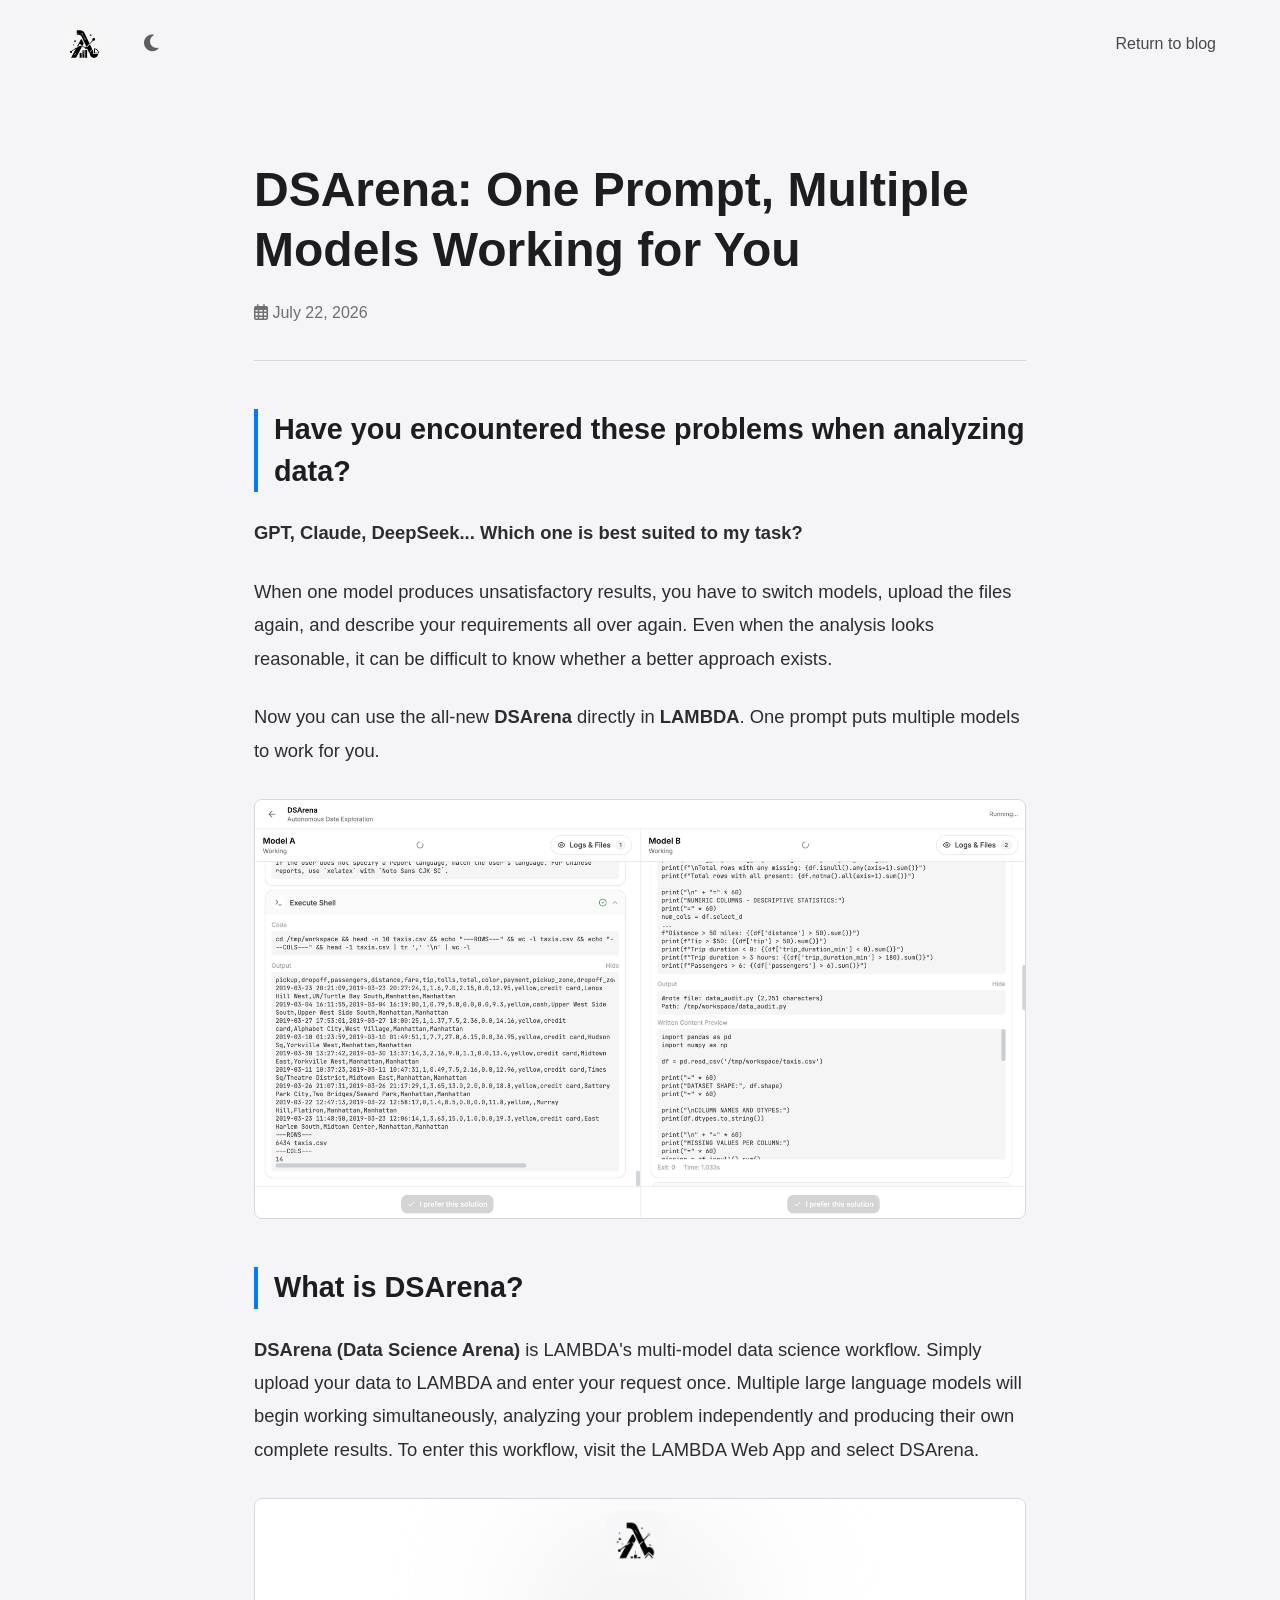
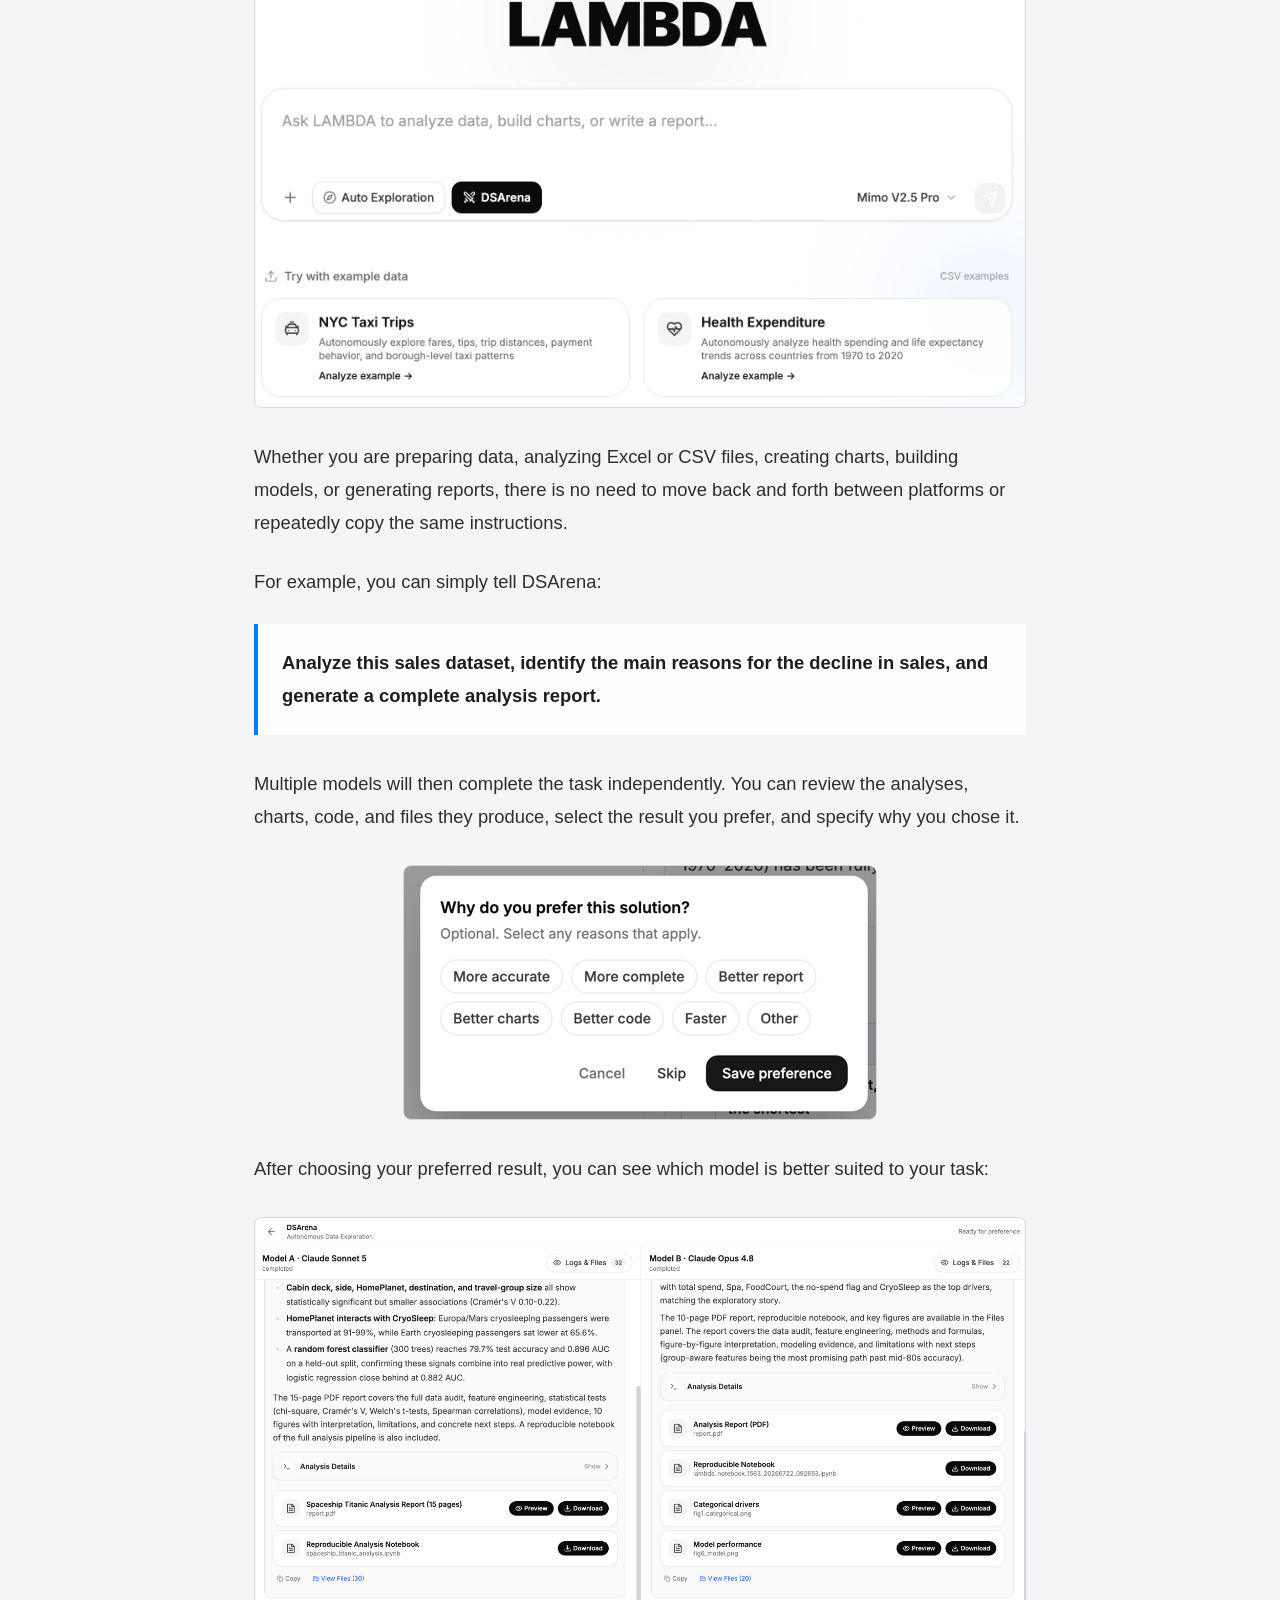
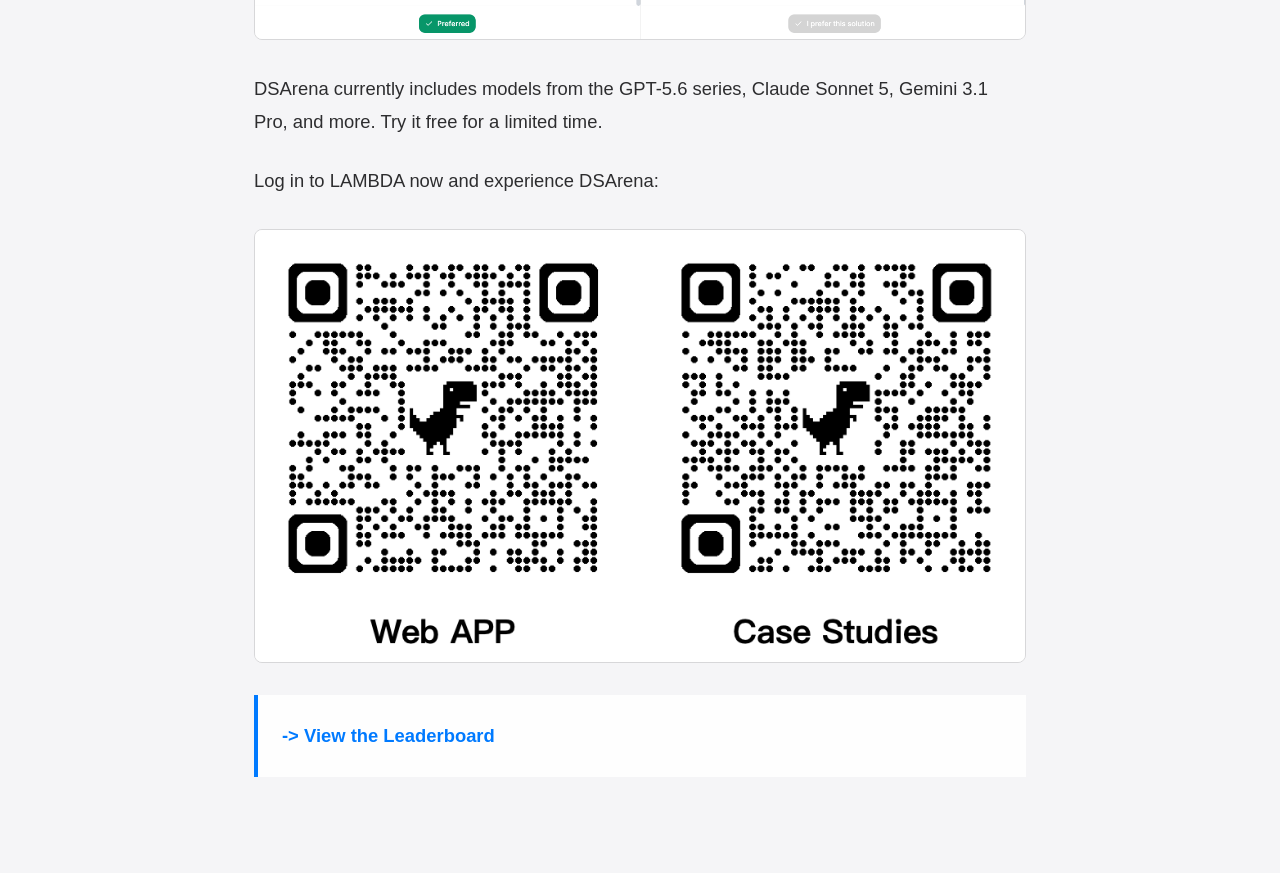
<file: posts/dsarena.html>
<!DOCTYPE html>
<html lang="en">
<head>
  <meta charset="UTF-8" />
  <meta name="viewport" content="width=device-width, initial-scale=1.0" />
  <title>DSArena: One Prompt, Multiple Models Working for You - LAMBDA</title>
  <link rel="stylesheet" href="https://cdnjs.cloudflare.com/ajax/libs/font-awesome/6.5.0/css/all.min.css" />
  <link rel="icon" type="image/png" href="../sources/images/logo.png" />
  <link rel="apple-touch-icon" type="image/png" href="../sources/images/logo.png" />
  <style>
    :root {
      --bg: #0a0a0a;
      --text: #e0e0e0;
      --card: rgba(30, 30, 30, 0.7);
      --border: #2b2b2b;
      --header-bg: rgba(10, 10, 10, 0.8);
      --accent: #bb86fc;
      --muted: #999999;
    }

    [data-theme="light"] {
      --bg: #f5f5f7;
      --text: #1d1d1f;
      --card: rgba(255, 255, 255, 0.9);
      --border: rgba(0, 0, 0, 0.12);
      --header-bg: rgba(245, 245, 247, 0.9);
      --accent: #007aff;
      --muted: #6e6e73;
    }

    * {
      box-sizing: border-box;
      margin: 0;
      padding: 0;
    }

    body {
      background: var(--bg);
      color: var(--text);
      font-family: -apple-system, BlinkMacSystemFont, "Segoe UI", "PingFang SC", "Microsoft YaHei", sans-serif;
      line-height: 1.8;
      overflow-wrap: anywhere;
      transition: background 0.3s, color 0.3s;
    }

    header {
      position: fixed;
      inset: 0 0 auto;
      z-index: 100;
      display: flex;
      align-items: center;
      justify-content: space-between;
      padding: 1.5rem 5%;
      background: var(--header-bg);
      backdrop-filter: blur(10px);
      -webkit-backdrop-filter: blur(10px);
      transition: background 0.3s;
    }

    .header-left,
    .header-right {
      display: flex;
      align-items: center;
    }

    .header-left {
      gap: 2rem;
    }

    .logo img {
      display: block;
      width: auto;
      height: 2.5rem;
    }

    .theme-toggle {
      display: flex;
      align-items: center;
      justify-content: center;
      padding: 0.5rem;
      border: 0;
      border-radius: 50%;
      background: none;
      color: var(--text);
      cursor: pointer;
      font-size: 1.2rem;
      opacity: 0.7;
      transition: opacity 0.3s, background 0.3s;
    }

    .theme-toggle:hover {
      background: var(--card);
      opacity: 1;
    }

    .theme-toggle .moon-icon {
      display: none;
    }

    [data-theme="light"] .theme-toggle .sun-icon {
      display: none;
    }

    [data-theme="light"] .theme-toggle .moon-icon {
      display: block;
    }

    .back {
      color: var(--text);
      font-weight: 500;
      opacity: 0.8;
      text-decoration: none;
      transition: opacity 0.3s;
    }

    .back:hover {
      opacity: 1;
    }

    main {
      max-width: 900px;
      margin: 0 auto;
      padding: 10rem 5% 6rem;
    }

    h1 {
      margin-bottom: 0.4em;
      color: var(--text);
      font-size: 3rem;
      font-weight: 900;
      line-height: 1.25;
    }

    .meta {
      margin-bottom: 3rem;
      padding-bottom: 2rem;
      border-bottom: 1px solid var(--border);
      color: var(--muted);
      font-size: 1rem;
    }

    article {
      font-size: 1.15rem;
    }

    article h2 {
      margin: 3rem 0 1.5rem;
      padding-left: 1rem;
      border-left: 4px solid var(--accent);
      color: var(--text);
      font-size: 1.8rem;
      line-height: 1.45;
    }

    article p {
      margin-bottom: 1.4em;
      opacity: 0.92;
    }

    .prompt {
      margin: 1.5rem 0 2rem;
      padding: 1.4rem 1.5rem;
      border-left: 4px solid var(--accent);
      background: var(--card);
      font-weight: 600;
    }

    .article-image {
      display: block;
      width: auto;
      max-width: 100%;
      height: auto;
      max-height: 70vh;
      margin: 2rem auto;
      border: 1px solid var(--border);
      border-radius: 8px;
      object-fit: contain;
    }

    .cta {
      margin-top: 2rem;
      padding: 1.5rem;
      border-left: 4px solid var(--accent);
      background: var(--card);
    }

    .cta a {
      color: var(--accent);
      font-weight: 700;
      text-decoration: none;
    }

    .cta a:hover {
      text-decoration: underline;
    }

    @media (max-width: 640px) {
      header {
        padding: 1rem 5%;
      }

      .header-left {
        gap: 1rem;
      }

      .logo img {
        height: 2rem;
      }

      .back {
        font-size: 0.9rem;
      }

      main {
        padding-top: 8rem;
      }

      h1 {
        font-size: 2.2rem;
      }

      article {
        font-size: 1.05rem;
      }

      article h2 {
        font-size: 1.5rem;
      }

    }
  </style>
</head>
<body>
  <header>
    <div class="header-left">
      <div class="logo"><img src="../sources/images/logo.png" alt="LAMBDA logo" /></div>
      <button class="theme-toggle" id="themeToggle" aria-label="Toggle theme">
        <i class="fas fa-sun sun-icon"></i>
        <i class="fas fa-moon moon-icon"></i>
      </button>
    </div>
    <div class="header-right">
      <a href="../blog.html" class="back">Return to blog</a>
    </div>
  </header>

  <main>
    <article>
      <h1>DSArena: One Prompt, Multiple Models Working for You</h1>
      <div class="meta"><i class="far fa-calendar-alt"></i> July 22, 2026</div>

      <h2>Have you encountered these problems when analyzing data?</h2>
      <p><strong>GPT, Claude, DeepSeek... Which one is best suited to my task?</strong></p>
      <p>When one model produces unsatisfactory results, you have to switch models, upload the files again, and describe your requirements all over again. Even when the analysis looks reasonable, it can be difficult to know whether a better approach exists.</p>
      <p>Now you can use the all-new <strong>DSArena</strong> directly in <strong>LAMBDA</strong>. One prompt puts multiple models to work for you.</p>

      <!-- Add the image path to the src attribute. -->
      <img src="../sources/images/dsarena1.png" class="article-image" alt="DSArena overview" />


      <h2>What is DSArena?</h2>
      <p><strong>DSArena (Data Science Arena)</strong> is LAMBDA's multi-model data science workflow. Simply upload your data to LAMBDA and enter your request once. Multiple large language models will begin working simultaneously, analyzing your problem independently and producing their own complete results. To enter this workflow, visit the LAMBDA Web App and select DSArena.</p>

      <!-- Add the image path to the src attribute. -->
      <img src="../sources/images/dsarena2.png" class="article-image" alt="Selecting DSArena in the LAMBDA Web App" />

      <p>Whether you are preparing data, analyzing Excel or CSV files, creating charts, building models, or generating reports, there is no need to move back and forth between platforms or repeatedly copy the same instructions.</p>
      <p>For example, you can simply tell DSArena:</p>
      <div class="prompt">Analyze this sales dataset, identify the main reasons for the decline in sales, and generate a complete analysis report.</div>
      <p>Multiple models will then complete the task independently. You can review the analyses, charts, code, and files they produce, select the result you prefer, and specify why you chose it.</p>

      <!-- Add the image path to the src attribute. -->
      <img src="../sources/images/dsarena3.png" class="article-image" alt="Comparing data analysis results in DSArena" />

      <p>After choosing your preferred result, you can see which model is better suited to your task:</p>

      <!-- Add the image path to the src attribute. -->
      <img src="../sources/images/dsarena4.png" class="article-image" alt="DSArena model comparison result" />

      <p>DSArena currently includes models from the GPT-5.6 series, Claude Sonnet 5, Gemini 3.1 Pro, and more. Try it free for a limited time.</p>
      <p>Log in to LAMBDA now and experience DSArena:</p>

      <!-- Add the image path to the src attribute. -->
      <img src="../sources/images/qrcode_en.png" class="article-image" alt="Accessing DSArena in LAMBDA" />

      <div class="cta">
        <a href="https://lambda.com.ai/dsarena" target="_blank" rel="noopener noreferrer">-> View the Leaderboard</a>
      </div>
    </article>
  </main>

  <script>
    (function() {
      const themeToggle = document.getElementById('themeToggle');
      const savedTheme = localStorage.getItem('theme');
      const prefersDark = window.matchMedia('(prefers-color-scheme: dark)').matches;

      if (savedTheme) {
        document.documentElement.setAttribute('data-theme', savedTheme);
      } else if (!prefersDark) {
        document.documentElement.setAttribute('data-theme', 'light');
      }

      themeToggle.addEventListener('click', function() {
        const currentTheme = document.documentElement.getAttribute('data-theme');
        const newTheme = currentTheme === 'light' ? 'dark' : 'light';

        document.documentElement.setAttribute('data-theme', newTheme);
        localStorage.setItem('theme', newTheme);
      });
    })();
  </script>
</body>
</html>
</file>
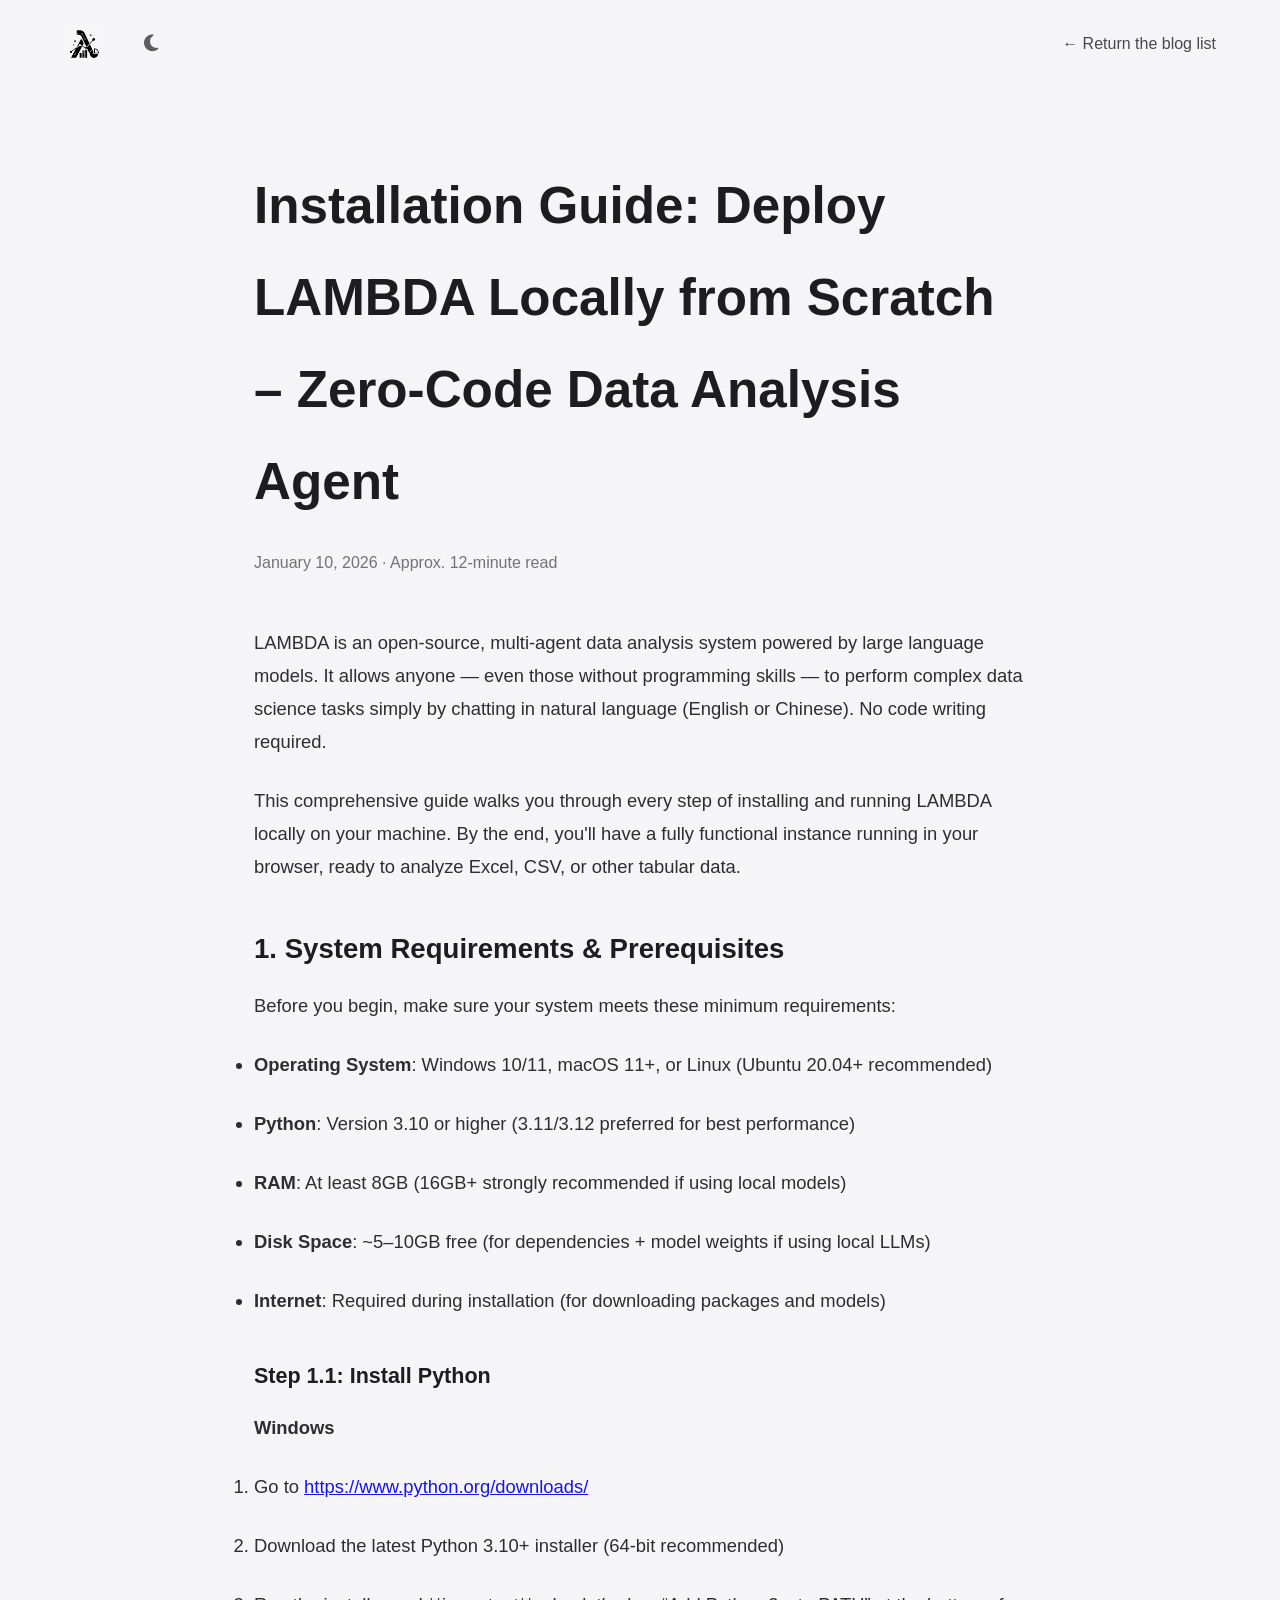
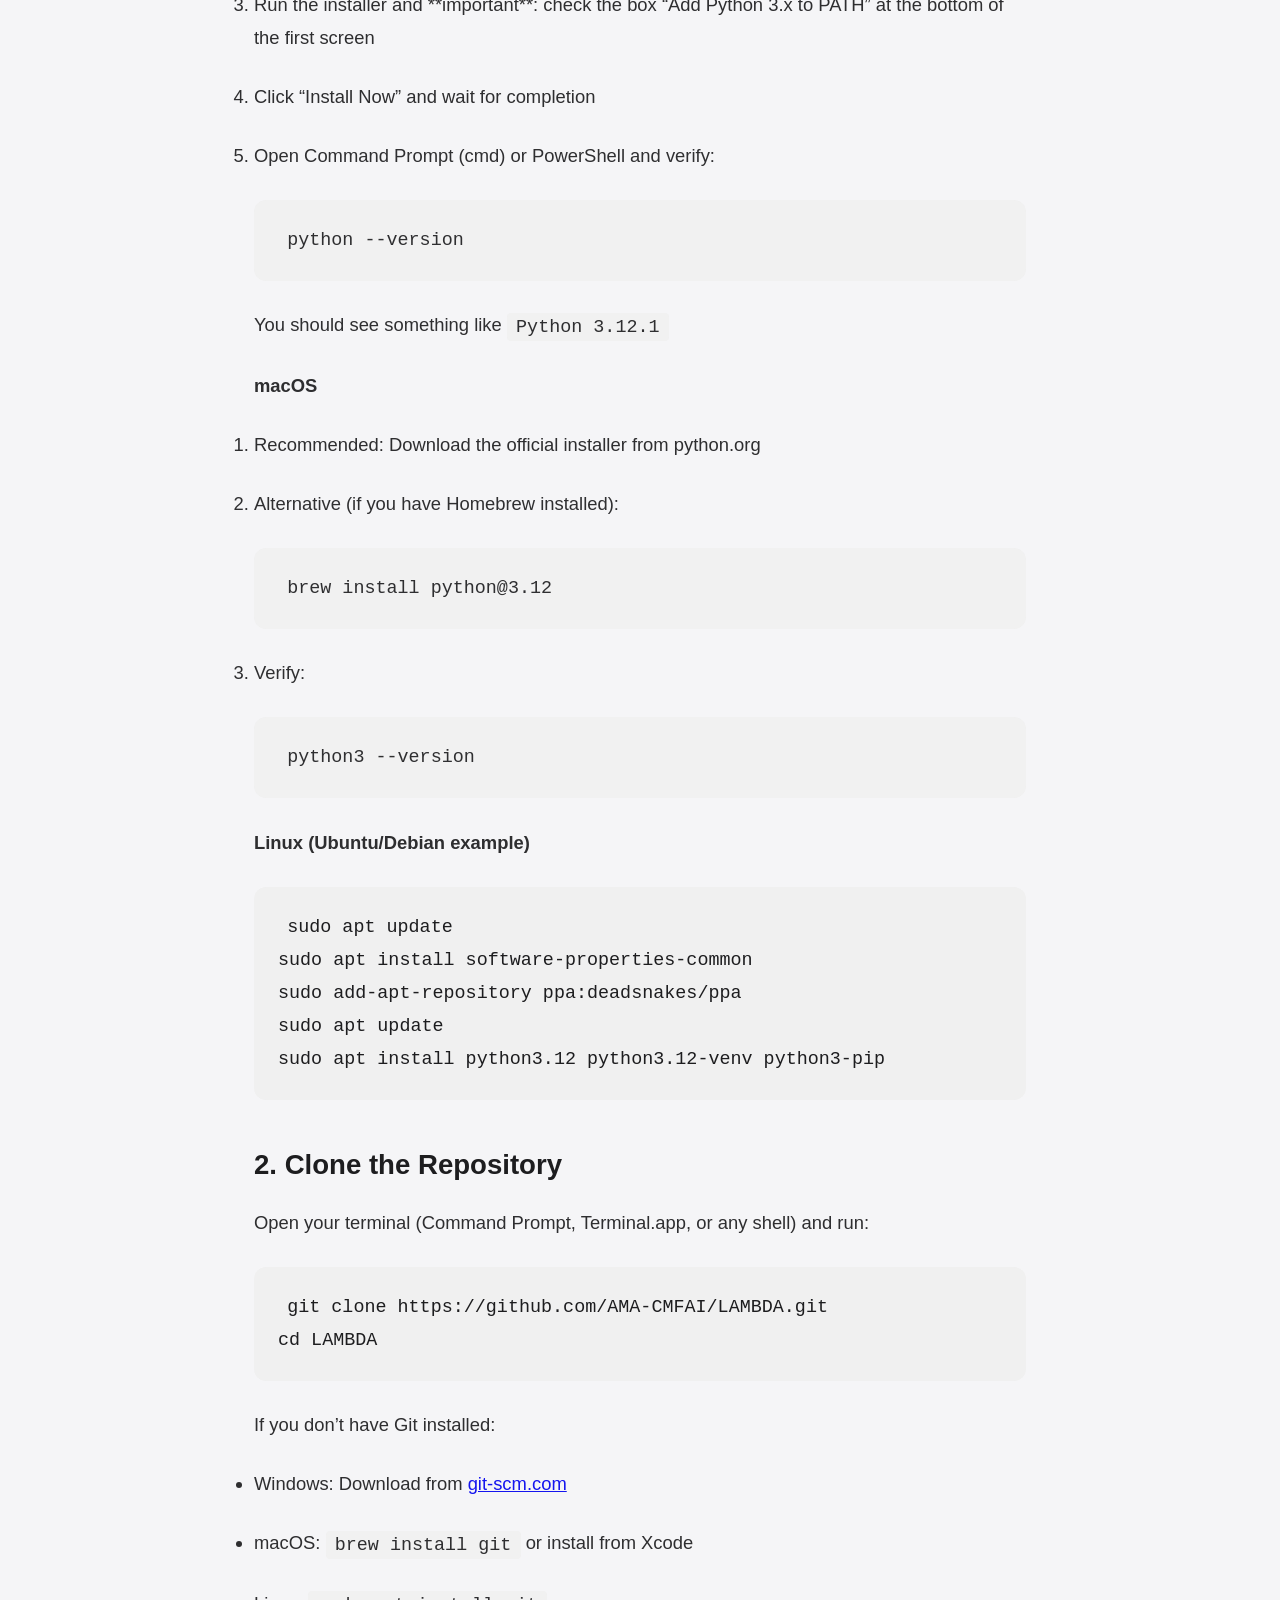
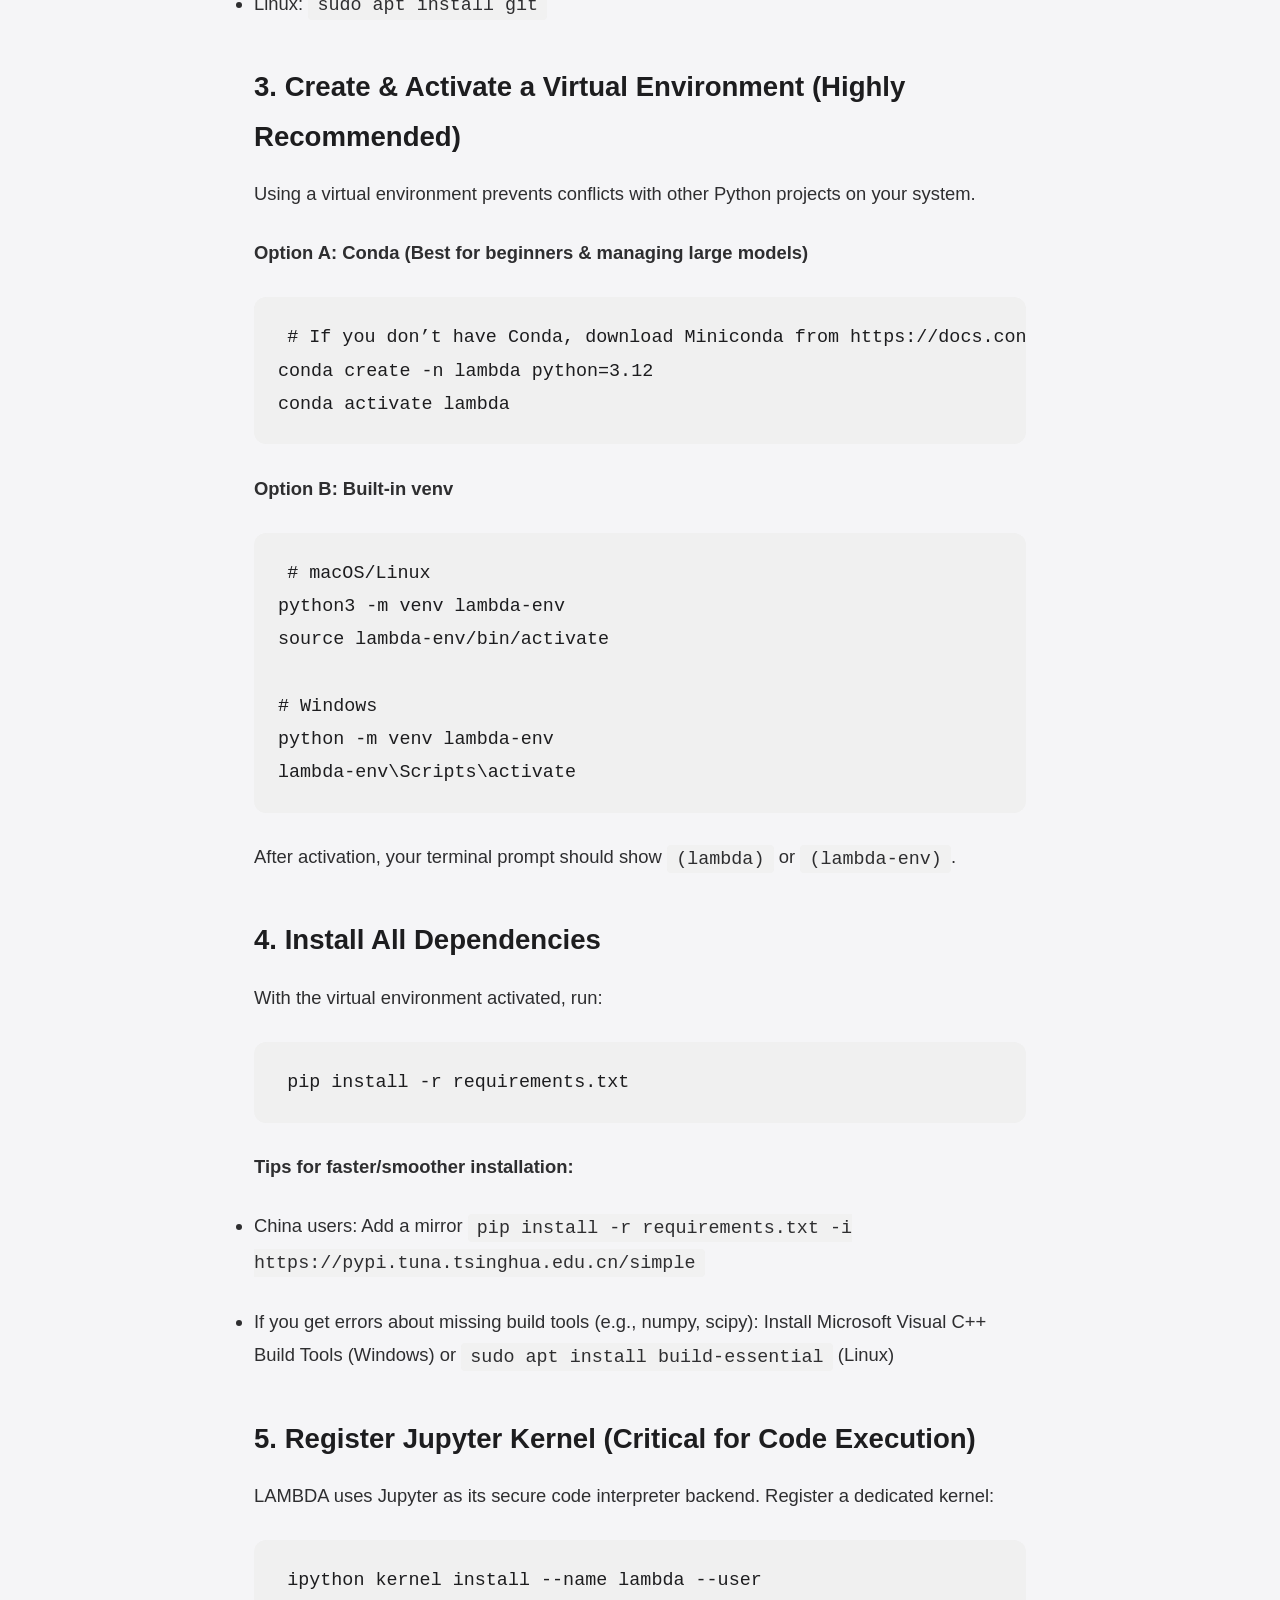
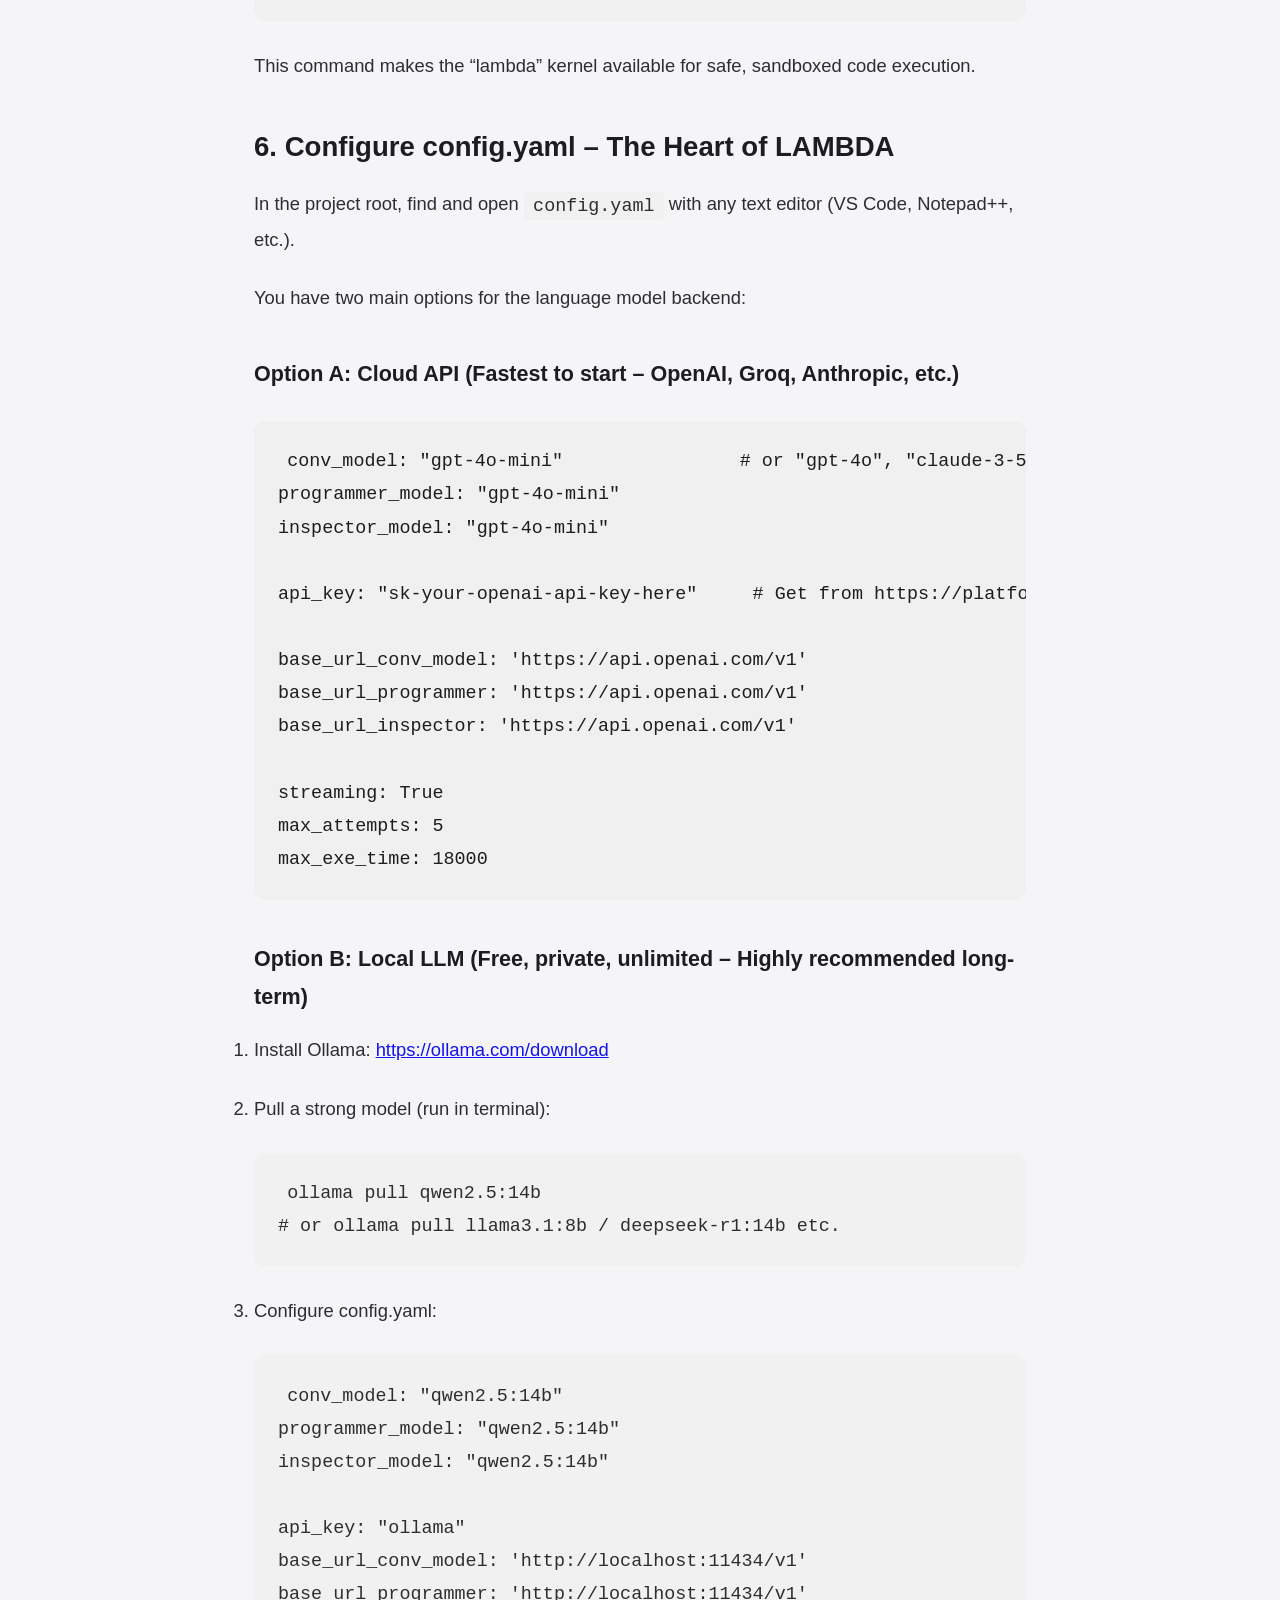
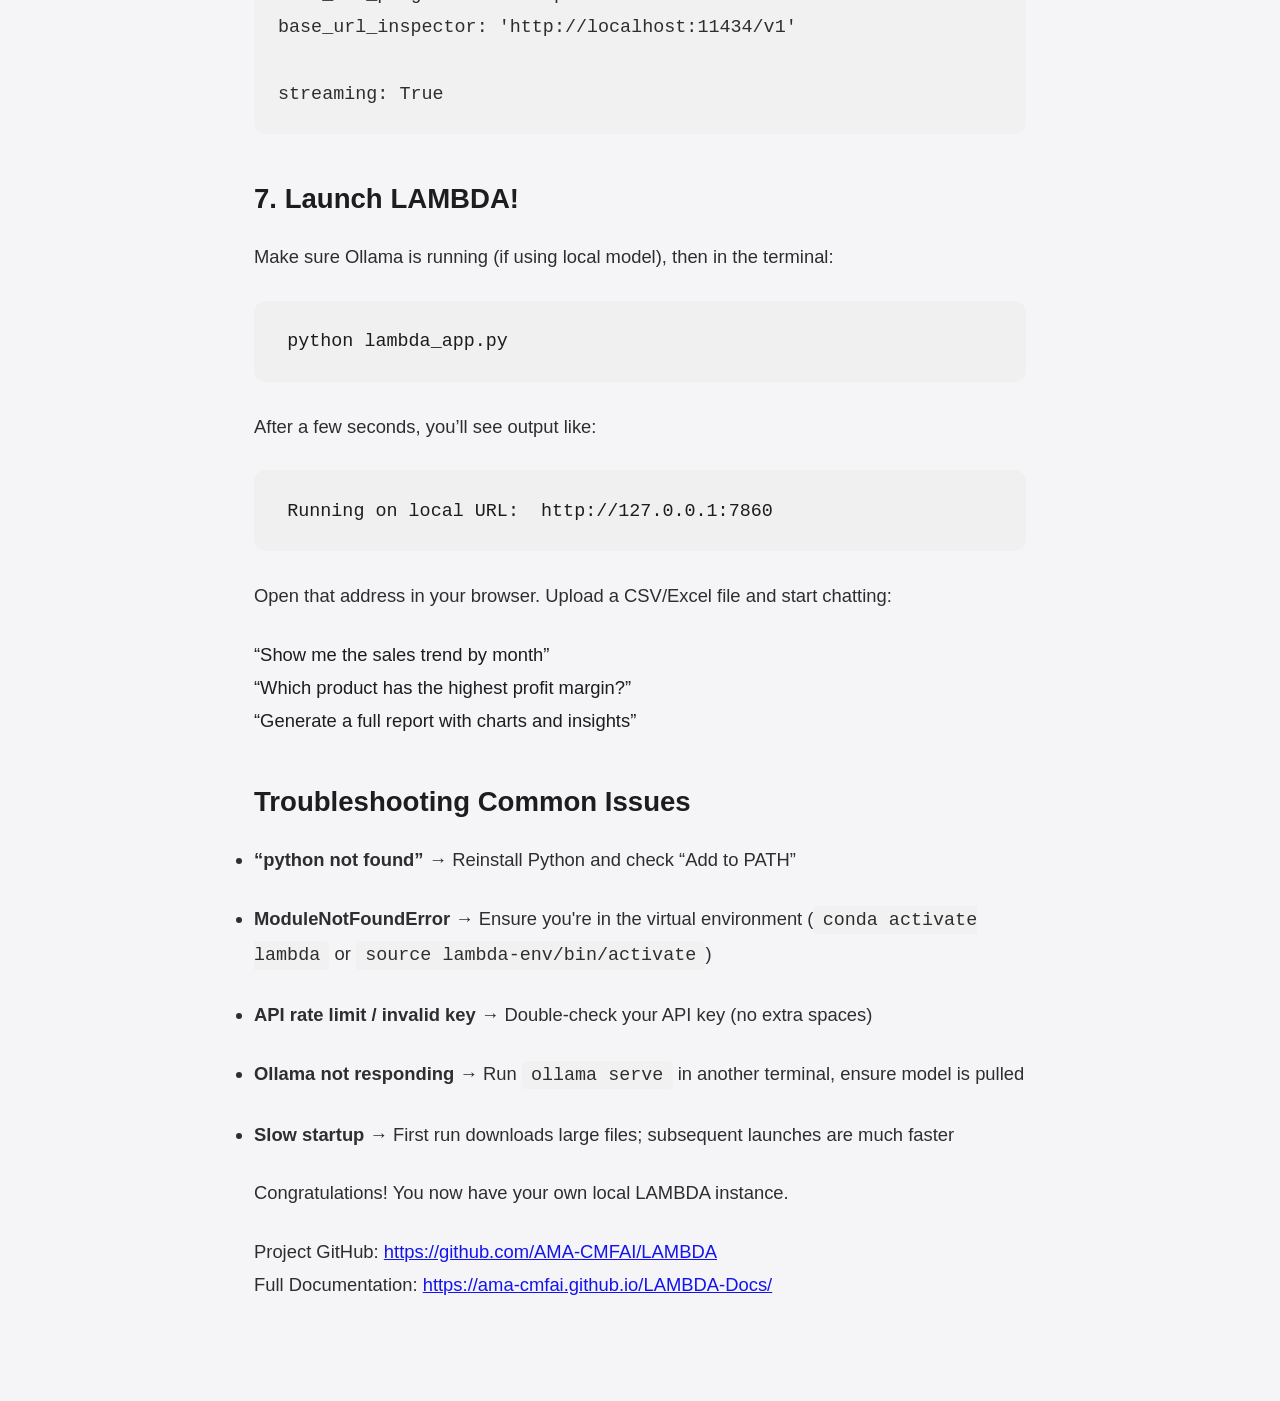
<file: posts/install.html>
<!DOCTYPE html>
<html lang="en">
<head>
  <meta charset="UTF-8" />
  <meta name="viewport" content="width=device-width, initial-scale=1.0"/>
  <title>Installation Guide: Deploy LAMBDA Locally from Scratch – Zero-Code Data Analysis Agent</title>
  <link rel="stylesheet" href="https://cdnjs.cloudflare.com/ajax/libs/font-awesome/6.5.0/css/all.min.css"/>
  <link rel="icon" type="image/png" href="../sources/images/logo.png">
  <link rel="apple-touch-icon" type="image/png" href="../sources/images/logo.png">
  <style>
    :root {
      /* Dark theme (default) */
      --bg: #0a0a0a;
      --text: #e0e0e0;
      --card: rgba(30,30,30,0.7);
      --border: #222;
      --code-bg: #1e1e1e;
      --header-bg: rgba(10,10,10,0.8);
    }

    [data-theme="light"] {
      /* Light theme */
      --bg: #f5f5f7;
      --text: #1d1d1f;
      --card: rgba(255,255,255,0.9);
      --border: rgba(0,0,0,0.1);
      --code-bg: #f0f0f0;
      --header-bg: rgba(245,245,247,0.9);
    }
    * { margin:0; padding:0; box-sizing:border-box; }
    body {
      font-family: -apple-system, BlinkMacSystemFont, 'Segoe UI', Roboto, sans-serif;
      background: var(--bg);
      color: var(--text);
      line-height: 1.8;
      transition: background 0.3s, color 0.3s;
    }
    header {
      position: fixed;
      top: 0; left: 0; right: 0;
      padding: 1.5rem 5%;
      display: flex;
      justify-content: space-between;
      align-items: center;
      z-index: 100;
      background: var(--header-bg);
      backdrop-filter: blur(10px);
      transition: background 0.3s;
    }
    .header-left {
      display: flex;
      align-items: center;
      gap: 2rem;
    }
    .logo img {
      height: 2.5rem;
      width: auto;
      display: block;
    }
    .theme-toggle {
      background: none;
      border: none;
      cursor: pointer;
      color: var(--text);
      font-size: 1.2rem;
      padding: 0.5rem;
      border-radius: 50%;
      display: flex;
      align-items: center;
      justify-content: center;
      transition: all 0.3s ease;
      opacity: 0.7;
    }
    .theme-toggle:hover {
      opacity: 1;
      background: var(--card);
    }
    .theme-toggle .moon-icon { display: none; }
    [data-theme="light"] .theme-toggle .sun-icon { display: none; }
    [data-theme="light"] .theme-toggle .moon-icon { display: block; }
    .header-right { display: flex; align-items: center; gap: 1.5rem; }
    .back { color: var(--text); text-decoration: none; font-weight: 500; opacity: 0.8; transition: opacity 0.3s; }
    .back:hover { opacity: 1; }

    main {
      max-width: 900px;
      margin: 0 auto;
      padding: 10rem 5% 6rem;
    }
    h1 {
      font-size: 3.2rem;
      font-weight: 900;
      margin-bottom: 0.4em;
      color: var(--text);
    }
    .meta {
      color: var(--text);
      opacity: 0.6;
      font-size: 1rem;
      margin-bottom: 3rem;
    }
    article {
      font-size: 1.15rem;
    }
    article h2, article h3 {
      color: var(--text);
      margin: 2.5rem 0 1rem;
    }
    article p, article li {
      margin-bottom: 1.4em;
      opacity: 0.92;
    }
    article code {
      background: var(--code-bg);
      padding: 0.2em 0.5em;
      border-radius: 4px;
      font-family: 'Consolas', monospace;
    }
    article pre {
      background: var(--code-bg);
      padding: 1.5rem;
      border-radius: 12px;
      overflow-x: auto;
      margin: 1.5em 0;
    }
  </style>
</head>
<body>

  <header>
    <div class="header-left">
      <div class="logo"><img src="../sources/images/logo.png" alt="LAMBDA logo"></div>
      <button class="theme-toggle" id="themeToggle" aria-label="Toggle theme">
        <i class="fas fa-sun sun-icon"></i>
        <i class="fas fa-moon moon-icon"></i>
      </button>
    </div>
    <div class="header-right">
      <a href="../blog.html" class="back">← Return the blog list</a>
    </div>
  </header>

  <main>

    <article>
  <h1>Installation Guide: Deploy LAMBDA Locally from Scratch – Zero-Code Data Analysis Agent</h1>

  <div class="meta">January 10, 2026 · Approx. 12-minute read</div>

  <p>LAMBDA is an open-source, multi-agent data analysis system powered by large language models. It allows anyone — even those without programming skills — to perform complex data science tasks simply by chatting in natural language (English or Chinese). No code writing required.</p>

  <p>This comprehensive guide walks you through every step of installing and running LAMBDA locally on your machine. By the end, you'll have a fully functional instance running in your browser, ready to analyze Excel, CSV, or other tabular data.</p>

  <h2>1. System Requirements & Prerequisites</h2>

  <p>Before you begin, make sure your system meets these minimum requirements:</p>
  <ul>
    <li><strong>Operating System</strong>: Windows 10/11, macOS 11+, or Linux (Ubuntu 20.04+ recommended)</li>
    <li><strong>Python</strong>: Version 3.10 or higher (3.11/3.12 preferred for best performance)</li>
    <li><strong>RAM</strong>: At least 8GB (16GB+ strongly recommended if using local models)</li>
    <li><strong>Disk Space</strong>: ~5–10GB free (for dependencies + model weights if using local LLMs)</li>
    <li><strong>Internet</strong>: Required during installation (for downloading packages and models)</li>
  </ul>

  <h3>Step 1.1: Install Python</h3>

  <p><strong>Windows</strong></p>
  <ol>
    <li>Go to <a href="https://www.python.org/downloads/" target="_blank">https://www.python.org/downloads/</a></li>
    <li>Download the latest Python 3.10+ installer (64-bit recommended)</li>
    <li>Run the installer and **important**: check the box “Add Python 3.x to PATH” at the bottom of the first screen</li>
    <li>Click “Install Now” and wait for completion</li>
    <li>Open Command Prompt (cmd) or PowerShell and verify:
      <pre><code>python --version</code></pre>
      You should see something like <code>Python 3.12.1</code>
    </li>
  </ol>

  <p><strong>macOS</strong></p>
  <ol>
    <li>Recommended: Download the official installer from python.org</li>
    <li>Alternative (if you have Homebrew installed):
      <pre><code>brew install python@3.12</code></pre>
    </li>
    <li>Verify:
      <pre><code>python3 --version</code></pre>
    </li>
  </ol>

  <p><strong>Linux (Ubuntu/Debian example)</strong></p>
  <pre><code>sudo apt update
sudo apt install software-properties-common
sudo add-apt-repository ppa:deadsnakes/ppa
sudo apt update
sudo apt install python3.12 python3.12-venv python3-pip</code></pre>

  <h2>2. Clone the Repository</h2>

  <p>Open your terminal (Command Prompt, Terminal.app, or any shell) and run:</p>
  <pre><code>git clone https://github.com/AMA-CMFAI/LAMBDA.git
cd LAMBDA</code></pre>

  <p>If you don’t have Git installed:</p>
  <ul>
    <li>Windows: Download from <a href="https://git-scm.com/download/win" target="_blank">git-scm.com</a></li>
    <li>macOS: <code>brew install git</code> or install from Xcode</li>
    <li>Linux: <code>sudo apt install git</code></li>
  </ul>

  <h2>3. Create & Activate a Virtual Environment (Highly Recommended)</h2>

  <p>Using a virtual environment prevents conflicts with other Python projects on your system.</p>

  <p><strong>Option A: Conda (Best for beginners & managing large models)</strong></p>
  <pre><code># If you don’t have Conda, download Miniconda from https://docs.conda.io/en/latest/miniconda.html
conda create -n lambda python=3.12
conda activate lambda</code></pre>

  <p><strong>Option B: Built-in venv</strong></p>
  <pre><code># macOS/Linux
python3 -m venv lambda-env
source lambda-env/bin/activate

# Windows
python -m venv lambda-env
lambda-env\Scripts\activate</code></pre>

  <p>After activation, your terminal prompt should show <code>(lambda)</code> or <code>(lambda-env)</code>.</p>

  <h2>4. Install All Dependencies</h2>

  <p>With the virtual environment activated, run:</p>
  <pre><code>pip install -r requirements.txt</code></pre>

  <p><strong>Tips for faster/smoother installation:</strong></p>
  <ul>
    <li>China users: Add a mirror <code>pip install -r requirements.txt -i https://pypi.tuna.tsinghua.edu.cn/simple</code></li>
    <li>If you get errors about missing build tools (e.g., numpy, scipy): Install Microsoft Visual C++ Build Tools (Windows) or <code>sudo apt install build-essential</code> (Linux)</li>
  </ul>

  <h2>5. Register Jupyter Kernel (Critical for Code Execution)</h2>

  <p>LAMBDA uses Jupyter as its secure code interpreter backend. Register a dedicated kernel:</p>
  <pre><code>ipython kernel install --name lambda --user</code></pre>

  <p>This command makes the “lambda” kernel available for safe, sandboxed code execution.</p>

  <h2>6. Configure config.yaml – The Heart of LAMBDA</h2>

  <p>In the project root, find and open <code>config.yaml</code> with any text editor (VS Code, Notepad++, etc.).</p>

  <p>You have two main options for the language model backend:</p>

  <h3>Option A: Cloud API (Fastest to start – OpenAI, Groq, Anthropic, etc.)</h3>
  <pre><code>conv_model: "gpt-4o-mini"                # or "gpt-4o", "claude-3-5-sonnet-20241022", etc.
programmer_model: "gpt-4o-mini"
inspector_model: "gpt-4o-mini"

api_key: "sk-your-openai-api-key-here"     # Get from https://platform.openai.com/account/api-keys

base_url_conv_model: 'https://api.openai.com/v1'
base_url_programmer: 'https://api.openai.com/v1'
base_url_inspector: 'https://api.openai.com/v1'

streaming: True
max_attempts: 5
max_exe_time: 18000</code></pre>

  <h3>Option B: Local LLM (Free, private, unlimited – Highly recommended long-term)</h3>
  <ol>
    <li>Install Ollama: <a href="https://ollama.com/download" target="_blank">https://ollama.com/download</a></li>
    <li>Pull a strong model (run in terminal):
      <pre><code>ollama pull qwen2.5:14b
# or ollama pull llama3.1:8b / deepseek-r1:14b etc.</code></pre>
    </li>
    <li>Configure config.yaml:
      <pre><code>conv_model: "qwen2.5:14b"
programmer_model: "qwen2.5:14b"
inspector_model: "qwen2.5:14b"

api_key: "ollama"
base_url_conv_model: 'http://localhost:11434/v1'
base_url_programmer: 'http://localhost:11434/v1'
base_url_inspector: 'http://localhost:11434/v1'

streaming: True</code></pre>
    </li>
  </ol>

  <h2>7. Launch LAMBDA!</h2>

  <p>Make sure Ollama is running (if using local model), then in the terminal:</p>
  <pre><code>python lambda_app.py</code></pre>

  <p>After a few seconds, you’ll see output like:</p>
  <pre><code>Running on local URL:  http://127.0.0.1:7860</code></pre>

  <p>Open that address in your browser. Upload a CSV/Excel file and start chatting:</p>
  <blockquote>“Show me the sales trend by month”<br>
  “Which product has the highest profit margin?”<br>
  “Generate a full report with charts and insights”</blockquote>

  <h2>Troubleshooting Common Issues</h2>
  <ul>
    <li><strong>“python not found”</strong> → Reinstall Python and check “Add to PATH”</li>
    <li><strong>ModuleNotFoundError</strong> → Ensure you're in the virtual environment (<code>conda activate lambda</code> or <code>source lambda-env/bin/activate</code>)</li>
    <li><strong>API rate limit / invalid key</strong> → Double-check your API key (no extra spaces)</li>
    <li><strong>Ollama not responding</strong> → Run <code>ollama serve</code> in another terminal, ensure model is pulled</li>
    <li><strong>Slow startup</strong> → First run downloads large files; subsequent launches are much faster</li>
  </ul>

  <p>Congratulations! You now have your own local LAMBDA instance.</p>

  <p>Project GitHub: <a href="https://github.com/AMA-CMFAI/LAMBDA" target="_blank">https://github.com/AMA-CMFAI/LAMBDA</a><br>
  Full Documentation: <a href="https://ama-cmfai.github.io/LAMBDA-Docs/#/" target="_blank">https://ama-cmfai.github.io/LAMBDA-Docs/</a></p>

<!--  <p>Next article: Deep Dive into LAMBDA’s Dual-Agent System – How Programmer + Inspector Achieve Self-Correction and High Accuracy.</p>-->
</article>
  </main>

<script>
  (function() {
    const themeToggle = document.getElementById('themeToggle');
    const savedTheme = localStorage.getItem('theme');
    const prefersDark = window.matchMedia('(prefers-color-scheme: dark)').matches;

    if (savedTheme) {
      document.documentElement.setAttribute('data-theme', savedTheme);
    } else if (!prefersDark) {
      document.documentElement.setAttribute('data-theme', 'light');
    }

    themeToggle.addEventListener('click', function() {
      const currentTheme = document.documentElement.getAttribute('data-theme');
      const newTheme = currentTheme === 'light' ? 'dark' : 'light';

      document.documentElement.setAttribute('data-theme', newTheme);
      localStorage.setItem('theme', newTheme);
    });
  })();
</script>

</body>
</html>
</file>
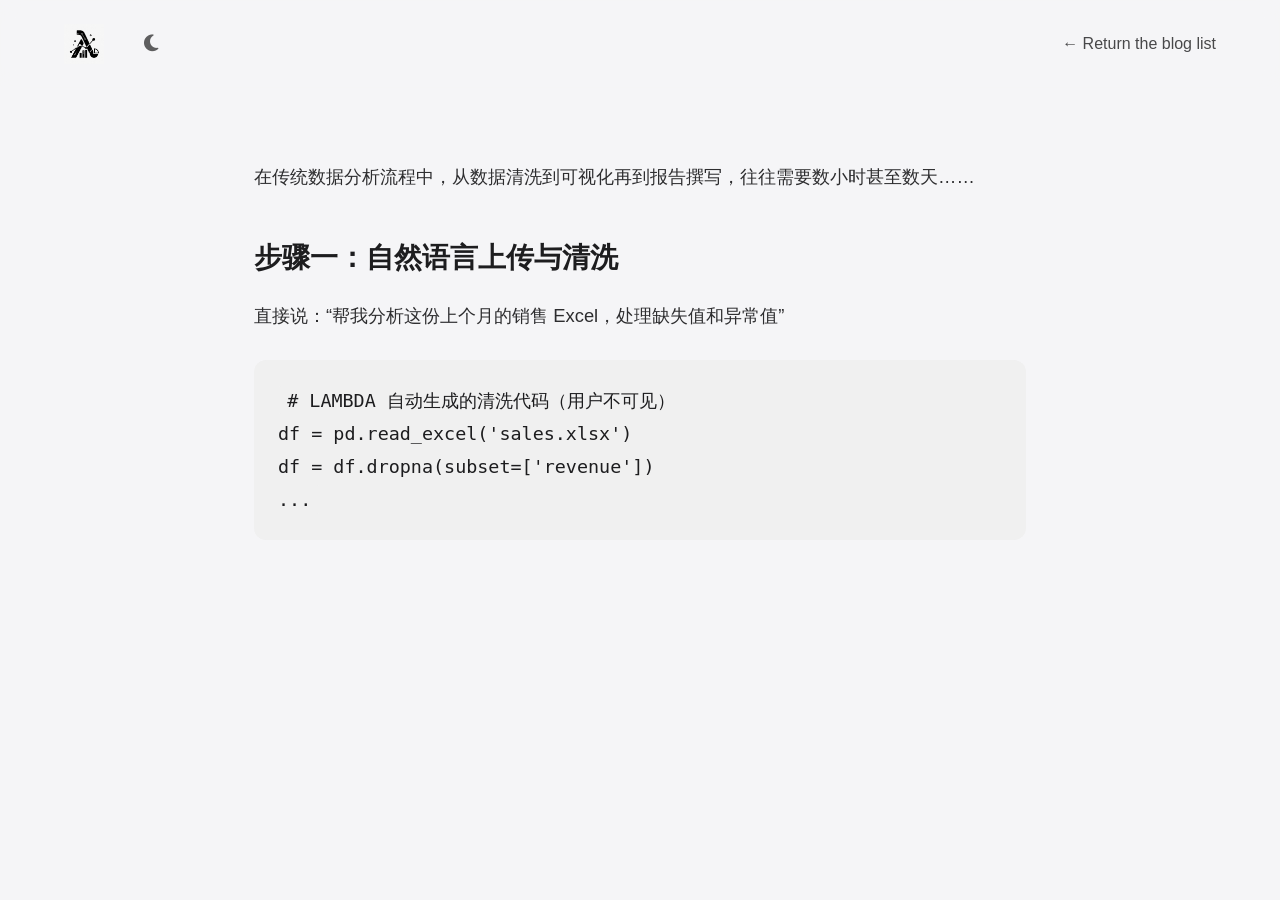
<file: posts/post_template.html>
<!DOCTYPE html>
<html lang="en">
<head>
  <meta charset="UTF-8" />
  <meta name="viewport" content="width=device-width, initial-scale=1.0"/>
  <title>LAMBDA Blog</title>
  <link rel="stylesheet" href="https://cdnjs.cloudflare.com/ajax/libs/font-awesome/6.5.0/css/all.min.css"/>
  <link rel="icon" type="image/png" href="../sources/images/logo.png">
  <link rel="apple-touch-icon" type="image/png" href="../sources/images/logo.png">
  <style>
    :root {
      /* Dark theme (default) */
      --bg: #0a0a0a;
      --text: #e0e0e0;
      --card: rgba(30,30,30,0.7);
      --border: #222;
      --code-bg: #1e1e1e;
      --header-bg: rgba(10,10,10,0.8);
    }

    [data-theme="light"] {
      /* Light theme */
      --bg: #f5f5f7;
      --text: #1d1d1f;
      --card: rgba(255,255,255,0.9);
      --border: rgba(0,0,0,0.1);
      --code-bg: #f0f0f0;
      --header-bg: rgba(245,245,247,0.9);
    }
    * { margin:0; padding:0; box-sizing:border-box; }
    body {
      font-family: -apple-system, BlinkMacSystemFont, 'Segoe UI', Roboto, sans-serif;
      background: var(--bg);
      color: var(--text);
      line-height: 1.8;
      transition: background 0.3s, color 0.3s;
    }
    header {
      position: fixed;
      top: 0; left: 0; right: 0;
      padding: 1.5rem 5%;
      display: flex;
      justify-content: space-between;
      align-items: center;
      z-index: 100;
      background: var(--header-bg);
      backdrop-filter: blur(10px);
      transition: background 0.3s;
    }
    .header-left {
      display: flex;
      align-items: center;
      gap: 2rem;
    }
    .logo img {
      height: 2.5rem;
      width: auto;
      display: block;
    }
    .theme-toggle {
      background: none;
      border: none;
      cursor: pointer;
      color: var(--text);
      font-size: 1.2rem;
      padding: 0.5rem;
      border-radius: 50%;
      display: flex;
      align-items: center;
      justify-content: center;
      transition: all 0.3s ease;
      opacity: 0.7;
    }
    .theme-toggle:hover {
      opacity: 1;
      background: var(--card);
    }
    .theme-toggle .moon-icon { display: none; }
    [data-theme="light"] .theme-toggle .sun-icon { display: none; }
    [data-theme="light"] .theme-toggle .moon-icon { display: block; }
    .header-right { display: flex; align-items: center; gap: 1.5rem; }
    .back { color: var(--text); text-decoration: none; font-weight: 500; opacity: 0.8; transition: opacity 0.3s; }
    .back:hover { opacity: 1; }

    main {
      max-width: 900px;
      margin: 0 auto;
      padding: 10rem 5% 6rem;
    }
    h1 {
      font-size: 3.2rem;
      font-weight: 900;
      margin-bottom: 0.4em;
      color: var(--text);
    }
    .meta {
      color: var(--text);
      opacity: 0.6;
      font-size: 1rem;
      margin-bottom: 3rem;
    }
    article {
      font-size: 1.15rem;
    }
    article h2, article h3 {
      color: var(--text);
      margin: 2.5rem 0 1rem;
    }
    article p, article li {
      margin-bottom: 1.4em;
      opacity: 0.92;
    }
    article code {
      background: var(--code-bg);
      padding: 0.2em 0.5em;
      border-radius: 4px;
      font-family: 'Consolas', monospace;
    }
    article pre {
      background: var(--code-bg);
      padding: 1.5rem;
      border-radius: 12px;
      overflow-x: auto;
      margin: 1.5em 0;
    }
  </style>
</head>
<body>

  <header>
    <div class="header-left">
      <div class="logo"><img src="../sources/images/logo.png" alt="LAMBDA logo"></div>
      <button class="theme-toggle" id="themeToggle" aria-label="Toggle theme">
        <i class="fas fa-sun sun-icon"></i>
        <i class="fas fa-moon moon-icon"></i>
      </button>
    </div>
    <div class="header-right">
      <a href="../blog.html" class="back">← Return the blog list</a>
    </div>
  </header>

  <main>

    <article>
      <p>在传统数据分析流程中，从数据清洗到可视化再到报告撰写，往往需要数小时甚至数天……</p>

      <!-- 这里放你的完整文章内容，支持 markdown 风格的 h2/h3/p/code/pre 等 -->
      <h2>步骤一：自然语言上传与清洗</h2>
      <p>直接说：“帮我分析这份上个月的销售 Excel，处理缺失值和异常值”</p>

      <pre><code># LAMBDA 自动生成的清洗代码（用户不可见）
df = pd.read_excel('sales.xlsx')
df = df.dropna(subset=['revenue'])
...</code></pre>

      <!-- 继续写正文... -->
    </article>
  </main>

<script>
  (function() {
    const themeToggle = document.getElementById('themeToggle');
    const savedTheme = localStorage.getItem('theme');
    const prefersDark = window.matchMedia('(prefers-color-scheme: dark)').matches;

    if (savedTheme) {
      document.documentElement.setAttribute('data-theme', savedTheme);
    } else if (!prefersDark) {
      document.documentElement.setAttribute('data-theme', 'light');
    }

    themeToggle.addEventListener('click', function() {
      const currentTheme = document.documentElement.getAttribute('data-theme');
      const newTheme = currentTheme === 'light' ? 'dark' : 'light';

      document.documentElement.setAttribute('data-theme', newTheme);
      localStorage.setItem('theme', newTheme);
    });
  })();
</script>

</body>
</html>
</file>
<file: manual/tex4ht.css>
/* start css.sty */
.ec-lmr-10x-x-109{}
.ec-lmbx-12x-x-207{font-size:225%; font-weight: bold;}
.ec-lmbx-12x-x-207{ font-weight: bold;}
.ec-lmbx-12x-x-207{ font-weight: bold;}
.ec-lmbx-12x-x-207{ font-weight: bold;}
.ec-lmbx-12x-x-207{ font-weight: bold;}
.ec-lmbx-12x-x-207{ font-weight: bold;}
.ec-lmbx-12x-x-207{ font-weight: bold;}
.ec-lmbx-12x-x-207{ font-weight: bold;}
.ec-lmbx-12x-x-207{ font-weight: bold;}
.ec-lmr-12x-x-120{font-size:130%;}
.ec-lmr-12{font-size:109%;}
.ec-lmtt-12{font-size:109%; font-family: monospace,monospace;}
.ec-lmtt-12{ font-family: monospace,monospace;}
.ec-lmtt-12{ font-family: monospace,monospace;}
.ec-lmtt-12{ font-family: monospace,monospace;}
.ec-lmtt-12{ font-family: monospace,monospace;}
.ec-lmtt-12{ font-family: monospace,monospace;}
.ec-lmtt-12{ font-family: monospace,monospace;}
.ec-lmtt-12{ font-family: monospace,monospace;}
.ec-lmtt-12{ font-family: monospace,monospace;}
.ec-lmtt-10x-x-109{ font-family: monospace,monospace;}
.ec-lmtt-10x-x-109{ font-family: monospace,monospace;}
.ec-lmtt-10x-x-109{ font-family: monospace,monospace;}
.ec-lmtt-10x-x-109{ font-family: monospace,monospace;}
.ec-lmtt-10x-x-109{ font-family: monospace,monospace;}
.ec-lmtt-10x-x-109{ font-family: monospace,monospace;}
.ec-lmtt-10x-x-109{ font-family: monospace,monospace;}
.ec-lmtt-10x-x-109{ font-family: monospace,monospace;}
.ec-lmtt-10x-x-109{ font-family: monospace,monospace;}
.ec-lmri-10{font-size:90%; font-style:italic;}
.ec-lmri-10{ font-style:italic;}
.ec-lmri-10{ font-style:italic;}
.ec-lmri-10{ font-style:italic;}
.ec-lmri-10{ font-style:italic;}
.ec-lmri-10{ font-style:italic;}
.ec-lmri-10{ font-style:italic;}
.ec-lmri-10{ font-style:italic;}
.ec-lmri-10{ font-style:italic;}
.ec-lmbx-10x-x-109{ font-weight: bold;}
.ec-lmbx-10x-x-109{ font-weight: bold;}
.ec-lmbx-10x-x-109{ font-weight: bold;}
.ec-lmbx-10x-x-109{ font-weight: bold;}
.ec-lmbx-10x-x-109{ font-weight: bold;}
.ec-lmbx-10x-x-109{ font-weight: bold;}
.ec-lmbx-10x-x-109{ font-weight: bold;}
.ec-lmbx-10x-x-109{ font-weight: bold;}
.ec-lmbx-10x-x-109{ font-weight: bold;}
.ec-lmri-10x-x-109{ font-style:italic;}
.ec-lmri-10x-x-109{ font-style:italic;}
.ec-lmri-10x-x-109{ font-style:italic;}
.ec-lmri-10x-x-109{ font-style:italic;}
.ec-lmri-10x-x-109{ font-style:italic;}
.ec-lmri-10x-x-109{ font-style:italic;}
.ec-lmri-10x-x-109{ font-style:italic;}
.ec-lmri-10x-x-109{ font-style:italic;}
.ec-lmri-10x-x-109{ font-style:italic;}
p{margin-top:0;margin-bottom:0}
p.indent{text-indent:0;}
p + p{margin-top:1em;}
p + div, p + pre {margin-top:1em;}
div + p, pre + p {margin-top:1em;}
a { overflow-wrap: break-word; word-wrap: break-word; word-break: break-word; hyphens: auto; }
@media print {div.crosslinks {visibility:hidden;}}
table.tabular{border-collapse: collapse; border-spacing: 0;}
a img { border-top: 0; border-left: 0; border-right: 0; }
center { margin-top:1em; margin-bottom:1em; }
td center { margin-top:0em; margin-bottom:0em; }
.Canvas { position:relative; }
img.math{vertical-align:middle;}
div.par-math-display, div.math-display{text-align:center;}
body{ margin:1em auto; max-width:80ch; padding:0 .62em; }
h1,h2,h3,h4,h5 { line-height:1.2; }
@media print{ body{ max-width:none } }
.partHead, .likepartHead { font-size: 2em; }
.chapterHead, .likechapterHead { font-size: 1.7411em; }
.sectionHead, .likesectionHead { font-size: 1.5157em; }
.subsectionHead, .likesubsectionHead { font-size: 1.3195em; }
.subsubsectionHead, .likesubsubsectionHead { font-size: 1.1487em; }
 @media (prefers-color-scheme: dark) { img[src^="lambda_user_manual_en"]{filter: invert(1); } } 
li p.indent { text-indent: 0em }
li p:first-child{ margin-top:0em; }
li p:last-child, li div:last-child { margin-bottom:0.5em; }
li p:first-child{ margin-bottom:0; }
li p~ul:last-child, li p~ol:last-child{ margin-bottom:0.5em; }
.enumerate1 {list-style-type:decimal;}
.enumerate2 {list-style-type:lower-alpha;}
.enumerate3 {list-style-type:lower-roman;}
.enumerate4 {list-style-type:upper-alpha;}
div.newtheorem { margin-bottom: 2em; margin-top: 2em;}
div.newtheorem .head{font-weight: bold;}
.obeylines-h,.obeylines-v {white-space: nowrap; }
div.obeylines-v p { margin-top:0; margin-bottom:0; }
.overline{ text-decoration:overline; }
.overline img{ border-top: 1px solid black; }
td.displaylines {text-align:center; white-space:nowrap;}
.centerline {text-align:center;}
.rightline {text-align:right;}
pre.verbatim {font-family: monospace,monospace; text-align:left; clear:both; }
.fbox {padding-left:3.0pt; padding-right:3.0pt; text-indent:0pt; border:solid black 0.4pt; }
div.fbox {display:table}
div.center div.fbox {text-align:center; clear:both; padding-left:3.0pt; padding-right:3.0pt; text-indent:0pt; border:solid black 0.4pt; }
div.minipage{width:100%;}
div.center, div.center div.center {text-align: center; margin-left:1em; margin-right:1em;}
div.center div {text-align: left;}
div.flushright, div.flushright div.flushright {text-align: right;}
div.flushright div {text-align: left;}
div.flushleft {text-align: left;}
.underline{ text-decoration:underline; }
.underline img{ border-bottom: 1px solid black; margin-bottom:1pt; }
.framebox-c, .framebox-l, .framebox-r { padding-left:3.0pt; padding-right:3.0pt; text-indent:0pt; border:solid black 0.4pt; }
.framebox-c {text-align:center;}
.framebox-l {text-align:left;}
.framebox-r {text-align:right;}
span.thank-mark{ vertical-align: super }
span.footnote-mark sup.textsuperscript, span.footnote-mark a sup.textsuperscript{ font-size:80%; }
code.verb{font-family:monospace,monospace;}
div.tabular, div.center div.tabular {text-align: center; margin-top:0.5em; margin-bottom:0.5em; }
table.tabular td p{margin-top:0em;}
table.tabular {margin-left: auto; margin-right: auto;}
td p:first-child{ margin-top:0em; }
td p:last-child{ margin-bottom:0em; }
div.td00{ margin-left:0pt; margin-right:0pt; }
div.td01{ margin-left:0pt; margin-right:5pt; }
div.td10{ margin-left:5pt; margin-right:0pt; }
div.td11{ margin-left:5pt; margin-right:5pt; }
table[rules] {border-left:solid black 0.4pt; border-right:solid black 0.4pt; }
td.td00{ padding-left:0pt; padding-right:0pt; }
td.td01{ padding-left:0pt; padding-right:5pt; }
td.td10{ padding-left:5pt; padding-right:0pt; }
td.td11{ padding-left:5pt; padding-right:5pt; }
table[rules] {border-left:solid black 0.4pt; border-right:solid black 0.4pt; }
.hline hr, .cline hr{ height : 0px; margin:0px; }
.hline td, .cline td{ padding: 0; }
.hline hr, .cline hr{border:none;border-top:1px solid black;}
.hline {border-top: 1px solid black;}
.hline + .vspace:last-child{display:none;}
.hline:first-child{border-bottom:1px solid black;border-top:none;}
.tabbing-right {text-align:right;}
div.float, div.figure {margin-left: auto; margin-right: auto;}
div.float img {text-align:center;}
div.figure img {text-align:center;}
.marginpar,.reversemarginpar {width:20%; float:right; text-align:left; margin-left:auto; margin-top:0.5em; font-size:85%; text-decoration:underline;}
.marginpar p,.reversemarginpar p{margin-top:0.4em; margin-bottom:0.4em;}
.reversemarginpar{float:left;}
table.equation {width:100%;}
.equation td{text-align:center; }
td.equation { margin-top:1em; margin-bottom:1em; } 
td.equation-label { width:5%; text-align:center; }
td.eqnarray4 { width:5%; white-space: normal; }
td.eqnarray2 { width:5%; }
table.eqnarray-star, table.eqnarray {width:100%;}
div.eqnarray{text-align:center;}
div.array {text-align:center;}
div.pmatrix {text-align:center;}
table.pmatrix {width:100%;}
span.pmatrix img{vertical-align:middle;}
div.pmatrix {text-align:center;}
table.pmatrix {width:100%;}
span.bar-css {text-decoration:overline;}
img.cdots{vertical-align:middle;}
.partToc a, .partToc, .likepartToc a, .likepartToc {line-height: 200%; font-weight:bold; font-size:110%;}
.index-item, .index-subitem, .index-subsubitem {display:block}
div.caption {text-indent:-2em; margin-left:3em; margin-right:1em; text-align:left;}
div.caption span.id{font-weight: bold; white-space: nowrap; }
h1.partHead{text-align: center}
p.bibitem { text-indent: -2em; margin-left: 2em; margin-top:0.6em; margin-bottom:0.6em; }
p.bibitem-p { text-indent: 0em; margin-left: 2em; margin-top:0.6em; margin-bottom:0.6em; }
.subsubsectionHead, .likesubsubsectionHead { font-size: 1em; }
.paragraphHead, .likeparagraphHead { margin-top:2em; font-weight: bold;}
.subparagraphHead, .likesubparagraphHead { font-weight: bold;}
.verse{white-space:nowrap; margin-left:2em}
div.maketitle {text-align:center;}
h2.titleHead{text-align:center;}
div.maketitle{ margin-bottom: 2em; }
div.author, div.date {text-align:center;}
div.thanks{text-align:left; margin-left:10%; font-size:85%; font-style:italic; }
div.author{white-space: nowrap;}
div.abstract p {margin-left:5%; margin-right:5%;}
div.abstract {width:100%;}
.abstracttitle{text-align:center;margin-bottom:1em;}
.subsectionToc, .likesubsectionToc {margin-left:1em;}
.subsubsectionToc, .likesubsubsectionToc {margin-left:2em;}
.paragraphToc, .likeparagraphToc {margin-left:3em;}
.subparagraphToc, .likesubparagraphToc {margin-left:4em;}
figure.float, div.figure {margin-left: auto; margin-right: auto;}
figure.figure {text-align:center;}
figcaption.caption {text-indent:-2em; margin-left:3em; margin-right:1em; text-align:center;}
figcaption.caption span.id{font-weight: bold; white-space: nowrap; }
p + figcaption, img + figcaption{margin-top: 1em;}
.abstract{margin:1em;}
table[rules] {border-left:solid black 0.4pt; border-right:solid black 0.4pt; }
table.longtable{border-collapse: collapse; border-spacing: 0;}
div.longtable{text-align:center;}
table.longtable{margin-left:auto; margin-right: auto;}
caption.longtable .id{font-weight:bold;}
div.tabular, div.center div.tabular {text-align: center; margin-top:0.5em; margin-bottom:0.5em; }
table.tabular td p{margin-top:0em;}
table.tabular {margin-left: auto; margin-right: auto;}
td p:first-child{ margin-top:0em; }
td p:last-child{ margin-bottom:0em; }
div.td00{ margin-left:0pt; margin-right:0pt; }
div.td01{ margin-left:0pt; margin-right:5pt; }
div.td10{ margin-left:5pt; margin-right:0pt; }
div.td11{ margin-left:5pt; margin-right:5pt; }
table[rules] {border-left:solid black 0.4pt; border-right:solid black 0.4pt; }
td.td00{ padding-left:0pt; padding-right:0pt; }
td.td01{ padding-left:0pt; padding-right:5pt; }
td.td10{ padding-left:5pt; padding-right:0pt; }
td.td11{ padding-left:5pt; padding-right:5pt; }
table[rules] {border-left:solid black 0.4pt; border-right:solid black 0.4pt; }
.hline hr, .cline hr{ height : 0px; margin:0px; }
.hline td, .cline td{ padding: 0; }
.hline hr, .cline hr{border:none;border-top:1px solid black;}
.hline {border-top: 1px solid black;}
.hline + .vspace:last-child{display:none;}
.hline:first-child{border-bottom:1px solid black;border-top:none;}
div.array {text-align:center;}
dl.enumerate-enumitem{display:grid; grid-template-columns: 3ch 1fr; align-items: top; row-gap:1ch;}
.tcolorbox{margin-top:0.5em;margin-bottom: 0.5em;}
.tcolorbox .lowerbox{margin-top:0pt;}
.rotatebox{display: inline-block;}
div.verbatiminput {font-family: monospace,monospace; white-space: nowrap; }
tr#TBL-3-1- {border-top:0.12263em solid #000;} 
tr#TBL-3-2- {border-bottom:0.12263em solid #000}
tr#TBL-6-1- {border-top:0.12263em solid #000;} 
tr#TBL-6-2- {border-bottom:0.12263em solid #000}
#tcolobox-1 .tcolorbox-title{color: #111111; background-color: #DDDDD8;}
#tcolobox-1 .tcolorbox-content{color: #000000; background-color: #F5F5F2; border: 1px solid #DDDDD8;}
#tcolobox-1 div{ padding-top:36.98856px; padding-bottom:36.98856px; padding-left:14.22635px; padding-right:14.22635px; }
tr#TBL-9-1- {border-top:0.12263em solid #000;} 
tr#TBL-9-2- {border-bottom:0.12263em solid #000}
tr#TBL-12-1- {border-top:0.12263em solid #000;} 
tr#TBL-12-2- {border-bottom:0.12263em solid #000}
tr#TBL-15-1- {border-top:0.12263em solid #000;} 
tr#TBL-15-2- {border-bottom:0.12263em solid #000}
tr#TBL-18-1- {border-top:0.12263em solid #000;} 
tr#TBL-18-2- {border-bottom:0.12263em solid #000}
tr#TBL-21-1- {border-top:0.12263em solid #000;} 
tr#TBL-21-2- {border-bottom:0.12263em solid #000}
/* end css.sty */
</file>
<file: manual/manual.css>
:root {
  --bg: #000;
  --surface: #151515;
  --text: #f5f5f7;
  --muted: #a1a1a6;
  --border: rgba(255,255,255,.14);
  --accent: #fff;
}

* { box-sizing: border-box; }
html { scroll-behavior: smooth; }
body {
  max-width: none !important;
  margin: 0;
  padding: 0;
  background: var(--bg);
  color: var(--text);
  font-family: -apple-system, BlinkMacSystemFont, "Segoe UI", Roboto, Helvetica, Arial, sans-serif;
  line-height: 1.65;
}

.site-header {
  width: 100%;
  position: sticky;
  top: 0;
  z-index: 10;
  display: flex;
  align-items: center;
  justify-content: space-between;
  gap: 1.5rem;
  padding: 1rem 5%;
  background: rgba(0,0,0,.86);
  border-bottom: 1px solid var(--border);
  backdrop-filter: blur(16px);
}
.brand { display: flex; align-items: center; gap: .6rem; color: var(--text); font-weight: 700; text-decoration: none; }
.brand img { width: 2rem; height: 2rem; object-fit: contain; }
nav { display: flex; flex-wrap: wrap; gap: 1.25rem; }
nav a { color: var(--muted); text-decoration: none; font-size: .95rem; }
nav a:hover, nav a.active { color: var(--text); }

.download-pdf {
  position: fixed;
  right: 1.5rem;
  bottom: 1.5rem;
  z-index: 11;
  padding: .75rem 1rem;
  color: #000;
  background: #fff;
  border-radius: 999px;
  box-shadow: 0 8px 28px rgba(0,0,0,.45);
  font-weight: 700;
  text-decoration: none;
}
.download-pdf:hover { background: #d9d9d9; }

.manual-content {
  width: min(100% - 2rem, 980px);
  margin: 0 auto;
  padding: 4rem 0 6rem;
  text-align: left;
}
.manual-content > p:nth-of-type(-n + 7) { text-align: center; }
.manual-content > p:nth-of-type(3) { margin-top: .8rem; font-size: clamp(2.1rem, 6vw, 4.2rem); font-weight: 800; letter-spacing: -.04em; line-height: 1.05; }
.manual-content > p:nth-of-type(3) .ec-lmbx-12x-x-207 { font-size: 1em; }
.manual-content > p:nth-of-type(4) { color: var(--muted); font-size: 1.2rem; }
.manual-content > p:nth-of-type(4) .ec-lmr-12x-x-120 { font-size: 1em; }
.manual-content > p:nth-of-type(5) { margin-top: 2rem; }
.manual-content > p:nth-of-type(5),
.manual-content > p:nth-of-type(6),
.manual-content > p:nth-of-type(7) { color: var(--muted); }
.manual-content > p:nth-of-type(2) img { width: 5rem; border: 0; }
.manual-content img { width: auto; max-width: 100%; height: auto; border: 1px solid var(--border); border-radius: .45rem; }
.manual-content .center { text-align: center; margin: 1.75rem 0 2.5rem; }
.manual-content .tableofcontents {
  margin: 2rem 0 3.5rem;
  padding: 1.5rem;
  background: var(--surface);
  border: 1px solid var(--border);
  border-radius: .75rem;
}
.manual-content .tableofcontents a, .manual-content a, footer a { color: var(--text); }
.manual-content h3.sectionHead, .manual-content h3.likesectionHead { margin: 4rem 0 1.25rem; font-size: clamp(1.7rem, 4vw, 2.35rem); line-height: 1.2; }
.manual-content h4.subsectionHead { margin: 2.25rem 0 .8rem; font-size: 1.3rem; line-height: 1.3; }
.manual-content li { margin: .35rem 0; }
.manual-content .fbox { display: inline-block; max-width: 100%; padding: .25rem; border-color: var(--border); }
.manual-content div.center div { text-align: center; }
.manual-content table { max-width: 100%; color: var(--text); }
.manual-content td { padding: .6rem .85rem; border-color: var(--border); }
.manual-content .hline, .manual-content .hline:first-child { border-color: var(--border); }
.manual-content .hline hr, .manual-content .cline hr { border-color: var(--border); }
.manual-content p.bibitem { margin: 1rem 0 1rem 2rem; }
footer { padding: 2rem 5%; border-top: 1px solid var(--border); color: var(--muted); text-align: center; }

@media (max-width: 650px) {
  .site-header { padding: .8rem 1rem; align-items: flex-start; }
  .brand span { display: none; }
  nav { gap: .7rem; }
  nav a { font-size: .82rem; }
  .manual-content { width: min(100% - 1.25rem, 980px); padding-top: 2.25rem; }
  .download-pdf { right: 1rem; bottom: 1rem; }
}
</file>
